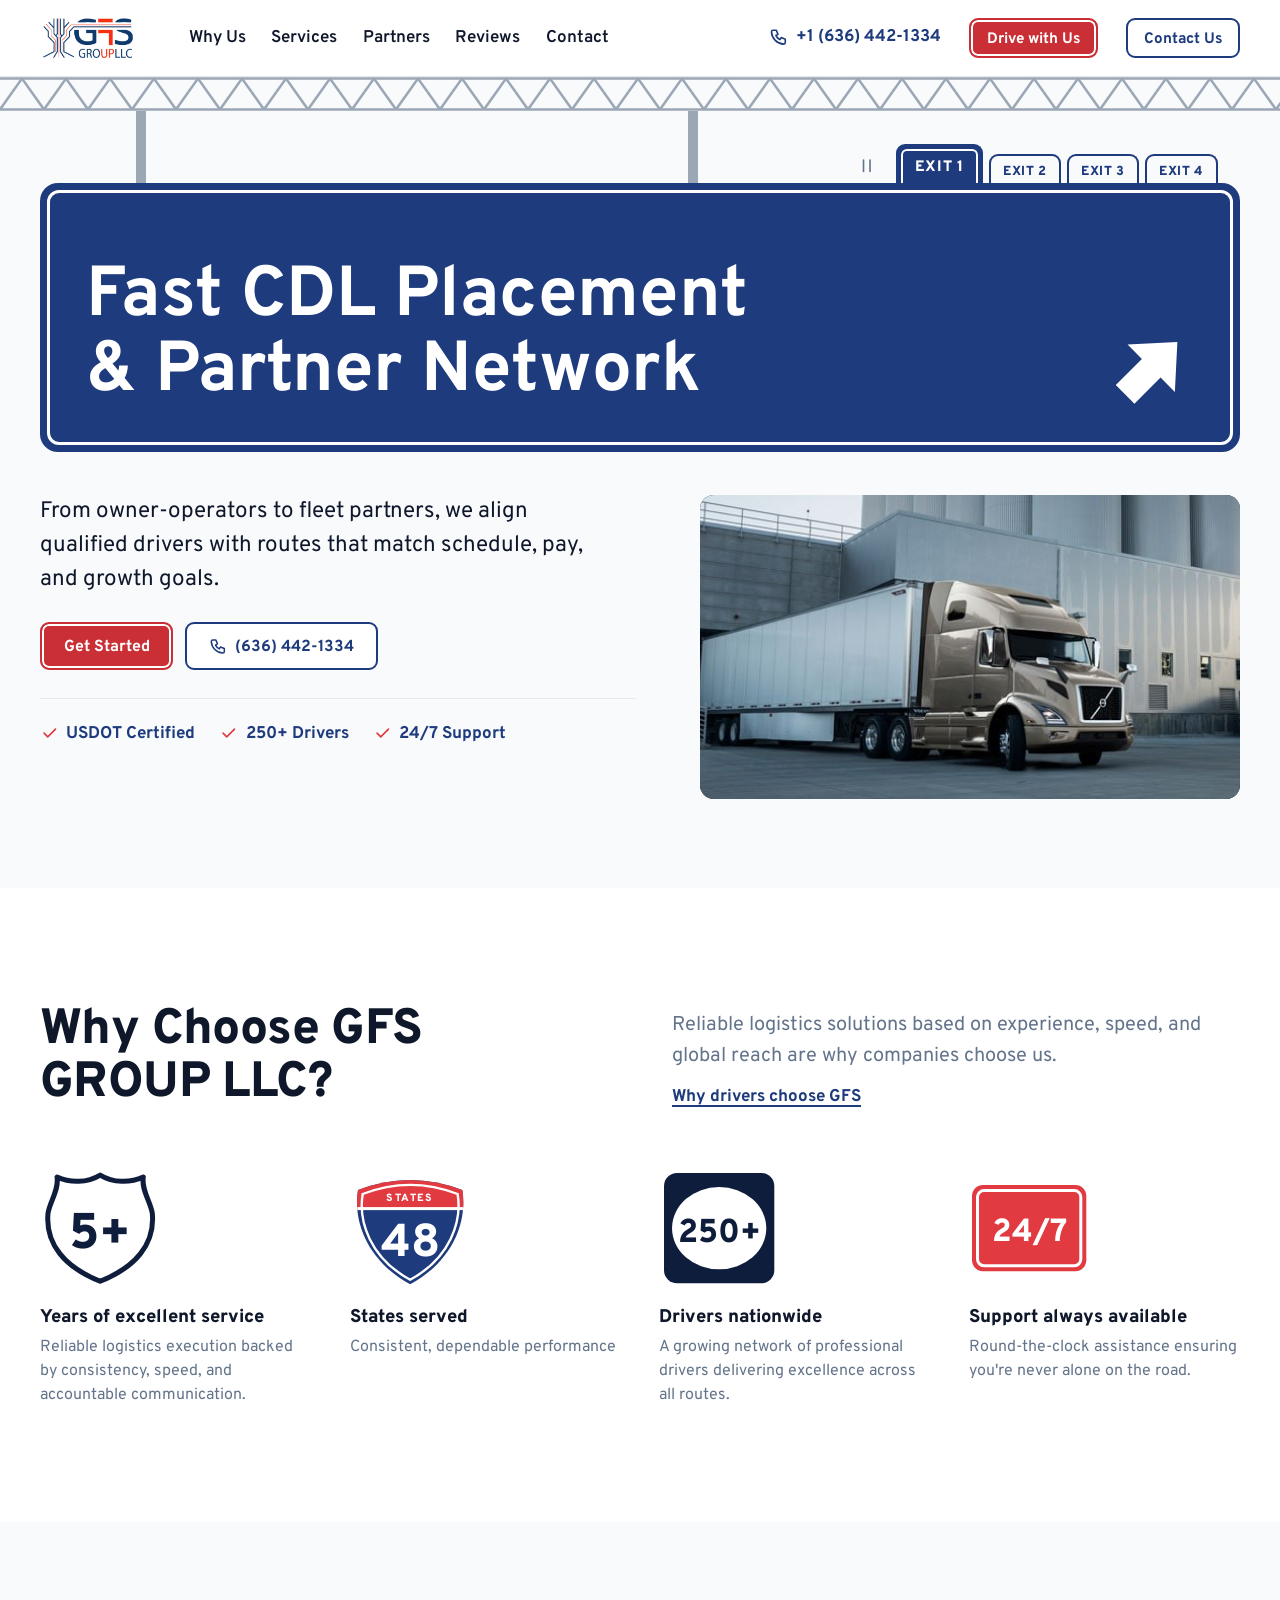
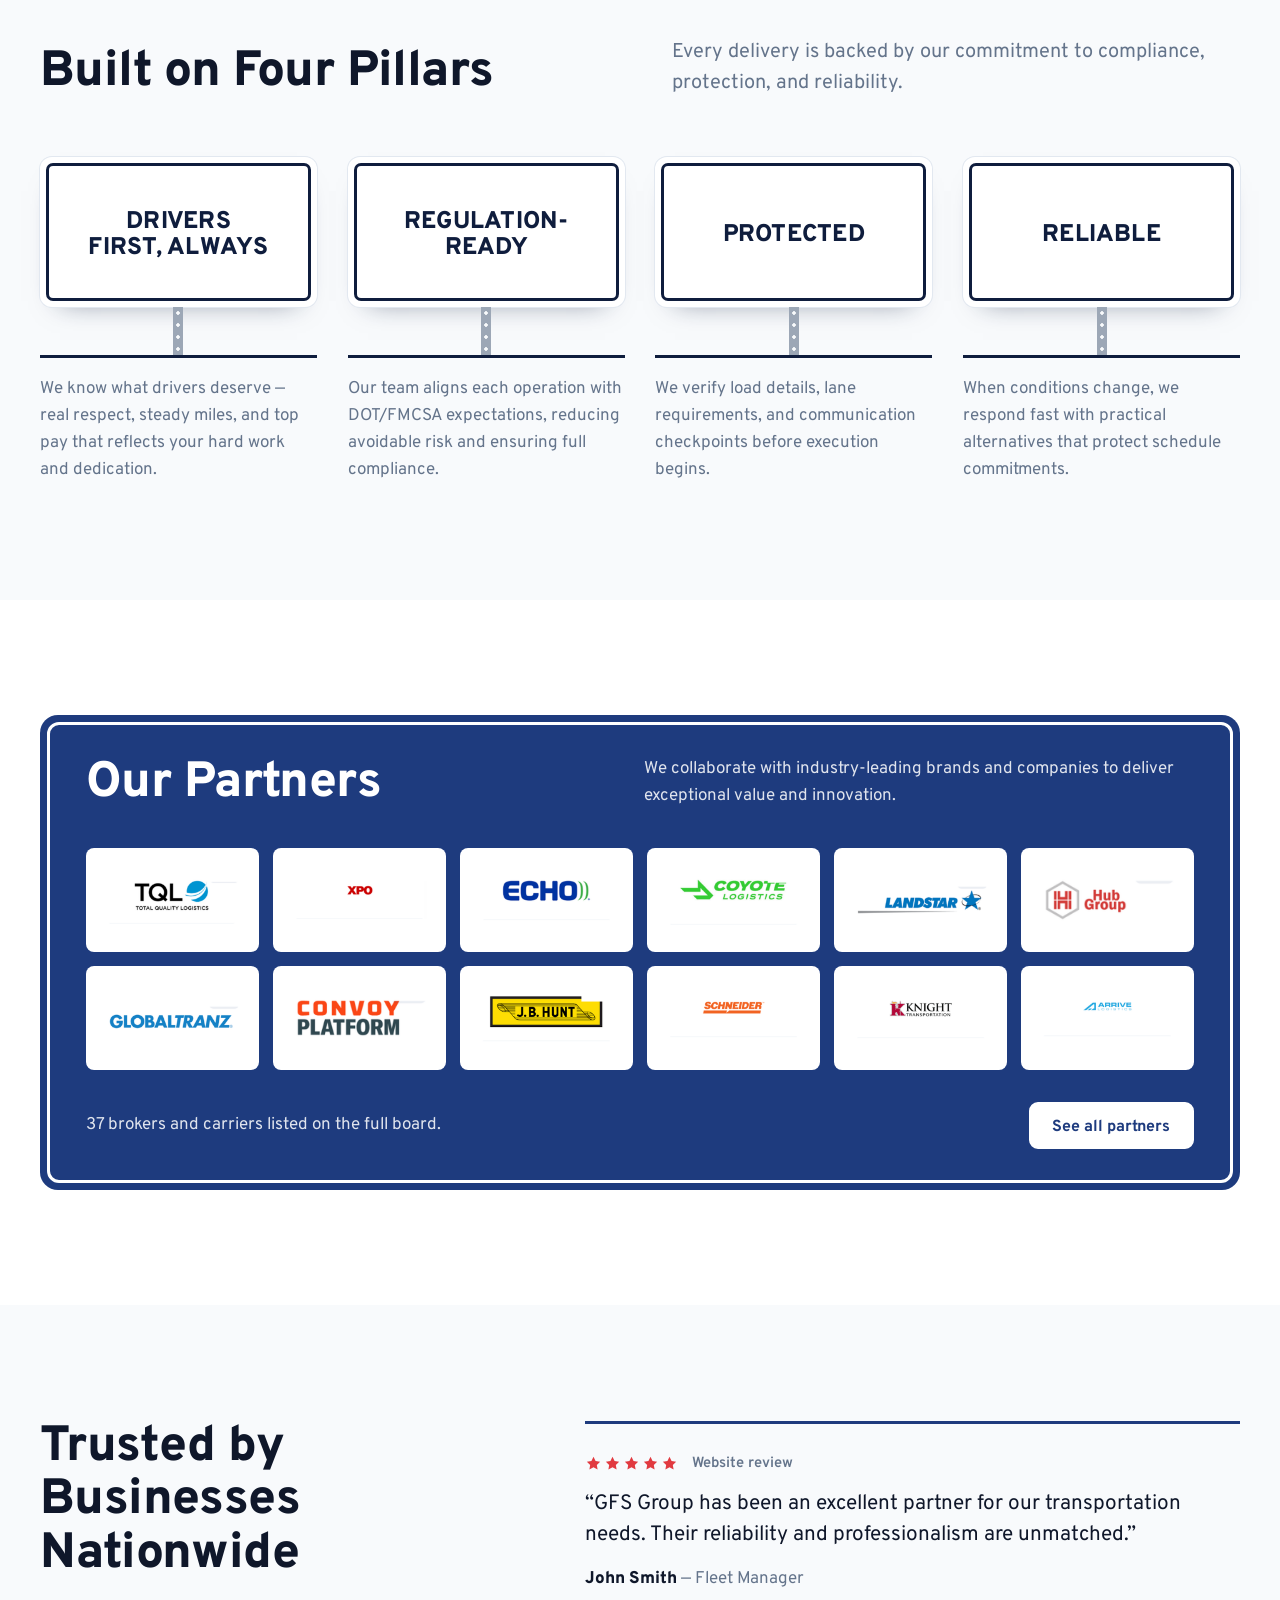
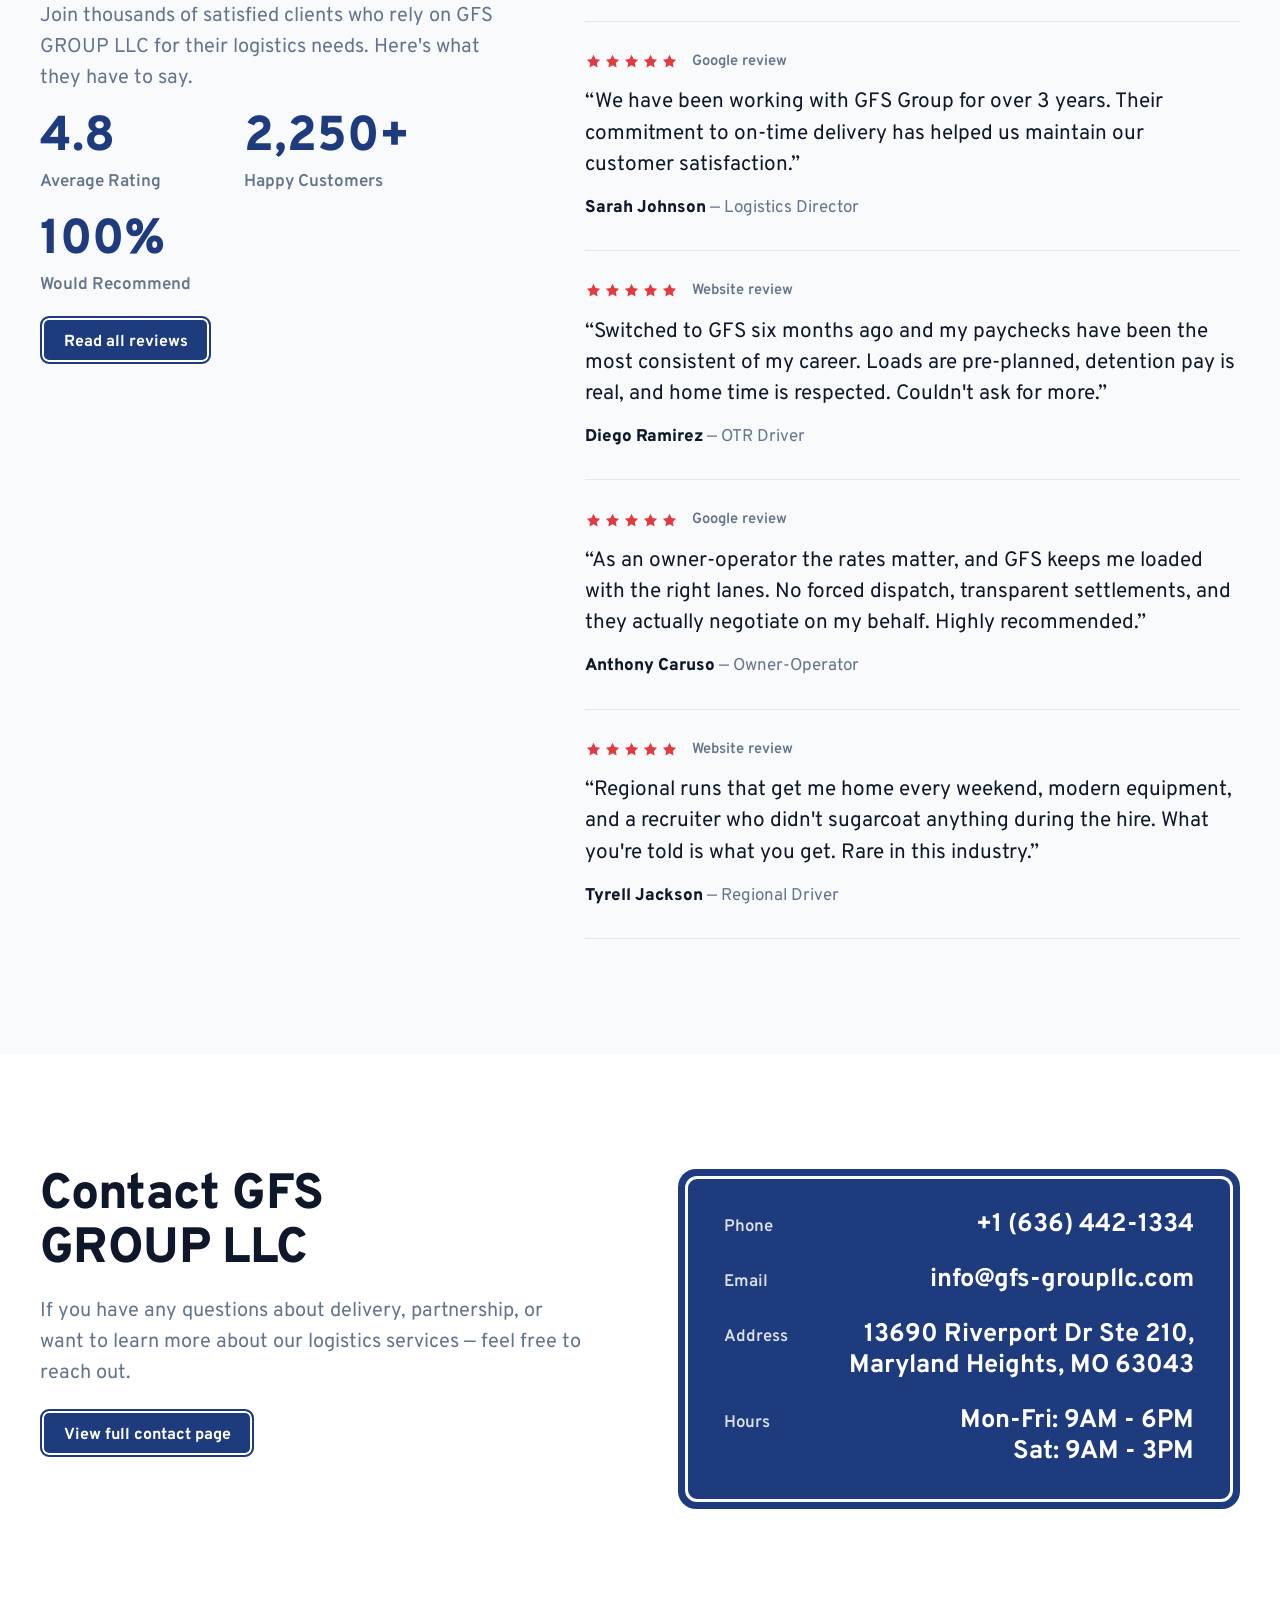
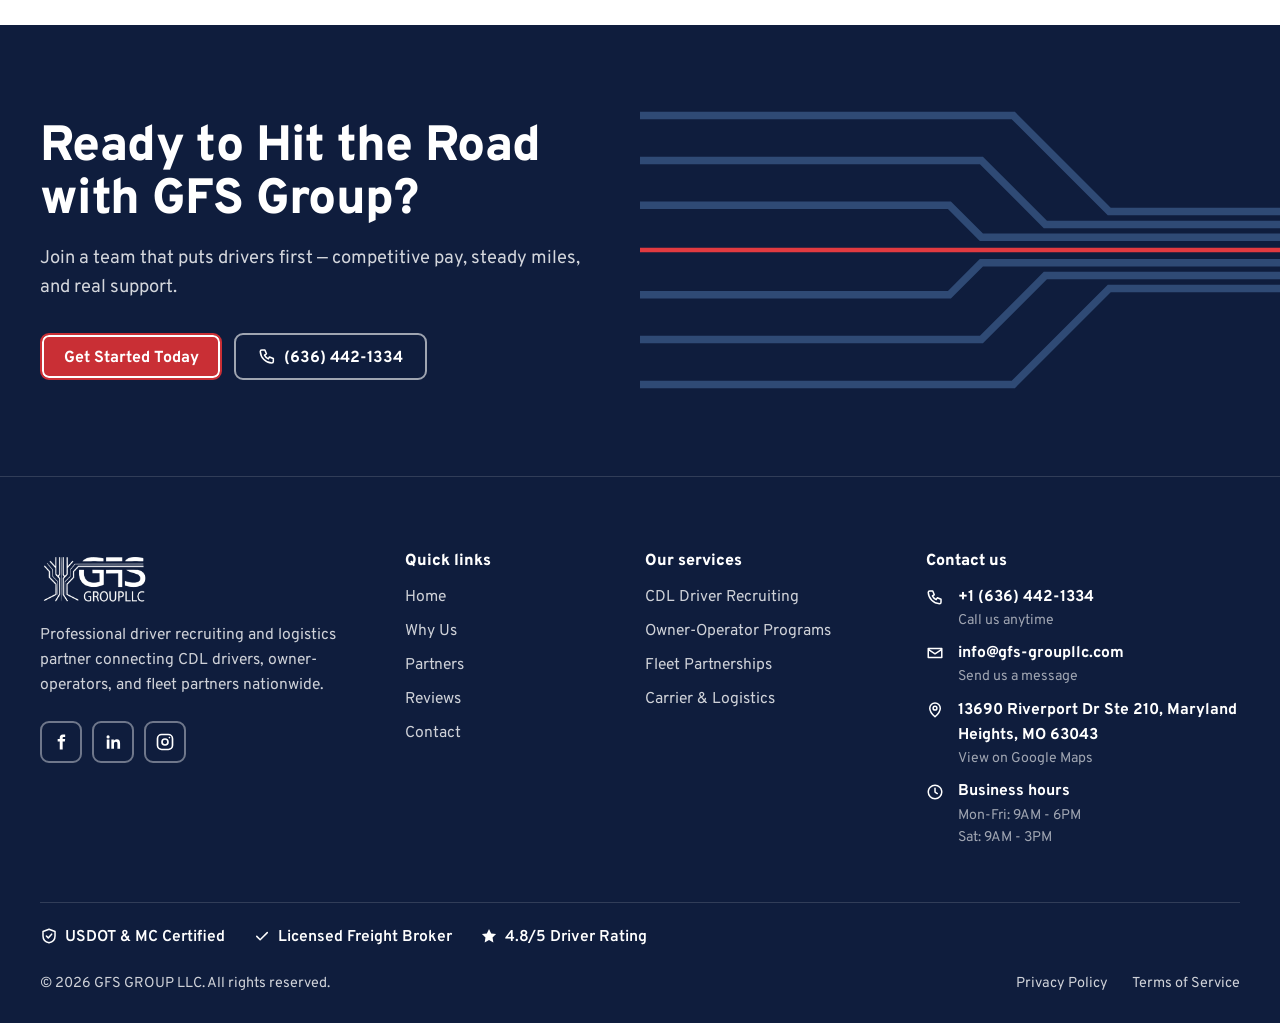
<file: index.html>
<!doctype html>
<html lang="en">
<head>
<meta charset="utf-8">
<meta name="viewport" content="width=device-width, initial-scale=1">
<title>GFS GROUP LLC – Where Drivers Come First</title>
<meta name="description" content="Driver recruiting and partner network platform for CDL drivers, owner-operators, and fleet partners. Reliable loads, fair rates, and 24/7 support.">
<meta name="keywords" content="CDL driver jobs, truck driver recruiting, owner operator, fleet partners, trucking company, driver careers">
<meta property="og:title" content="GFS GROUP LLC – Where Drivers Come First">
<meta property="og:description" content="Driver recruiting and partner network platform for CDL drivers, owner-operators, and fleet partners. Reliable loads, fair rates, and 24/7 support.">
<meta property="og:type" content="website">
<meta name="theme-color" content="#1e3b7e">
<meta name="robots" content="noindex, nofollow">
<link rel="icon" href="assets/img/favicon.svg" type="image/svg+xml">
<link rel="preconnect" href="https://fonts.googleapis.com">
<link rel="preconnect" href="https://fonts.gstatic.com" crossorigin>
<link href="https://fonts.googleapis.com/css2?family=Overpass:wght@400;600;700;800&amp;display=swap" rel="stylesheet">
<link rel="stylesheet" href="assets/css/site.css">
</head>
<body>

<a class="skip" href="#main">Skip to content</a>
<svg xmlns="http://www.w3.org/2000/svg" width="0" height="0" style="position:absolute" aria-hidden="true"><symbol id="i-phone" viewBox="0 0 24 24"><g fill="none" stroke="currentColor" stroke-width="2" stroke-linecap="round" stroke-linejoin="round"><path d="M5 4h4l2 5-2.5 1.5a11 11 0 0 0 5 5L15 13l5 2v4a2 2 0 0 1-2 2A16 16 0 0 1 3 6a2 2 0 0 1 2-2z"/></g></symbol><symbol id="i-mail" viewBox="0 0 24 24"><g fill="none" stroke="currentColor" stroke-width="2" stroke-linecap="round" stroke-linejoin="round"><path d="M3 6h18v12H3zM3 7l9 6 9-6"/></g></symbol><symbol id="i-pin" viewBox="0 0 24 24"><g fill="none" stroke="currentColor" stroke-width="2" stroke-linecap="round" stroke-linejoin="round"><path d="M12 21s7-6.2 7-11.5a7 7 0 0 0-14 0C5 14.8 12 21 12 21z"/><circle cx="12" cy="9.5" r="2.5"/></g></symbol><symbol id="i-clock" viewBox="0 0 24 24"><g fill="none" stroke="currentColor" stroke-width="2" stroke-linecap="round" stroke-linejoin="round"><circle cx="12" cy="12" r="9"/><path d="M12 7v5l3 2"/></g></symbol><symbol id="i-check" viewBox="0 0 24 24"><g fill="none" stroke="currentColor" stroke-width="2" stroke-linecap="round" stroke-linejoin="round"><path d="M5 12.5l4.5 4.5L19 7.5"/></g></symbol><symbol id="i-menu" viewBox="0 0 24 24"><g fill="none" stroke="currentColor" stroke-width="2" stroke-linecap="round" stroke-linejoin="round"><path d="M4 7h16M4 12h16M4 17h16"/></g></symbol><symbol id="i-close" viewBox="0 0 24 24"><g fill="none" stroke="currentColor" stroke-width="2" stroke-linecap="round" stroke-linejoin="round"><path d="M6 6l12 12M18 6L6 18"/></g></symbol><symbol id="i-pause" viewBox="0 0 24 24"><g fill="none" stroke="currentColor" stroke-width="2" stroke-linecap="round" stroke-linejoin="round"><path d="M8 5v14M16 5v14"/></g></symbol><symbol id="i-instagram" viewBox="0 0 24 24"><g fill="none" stroke="currentColor" stroke-width="2" stroke-linecap="round" stroke-linejoin="round"><rect x="3" y="3" width="18" height="18" rx="5"/><circle cx="12" cy="12" r="3.6"/><path d="M17.3 6.7h.01"/></g></symbol><symbol id="i-deposit" viewBox="0 0 24 24"><g fill="none" stroke="currentColor" stroke-width="2" stroke-linecap="round" stroke-linejoin="round"><rect x="3" y="6" width="18" height="12" rx="1.5"/><circle cx="12" cy="12" r="2.6"/><path d="M6.5 9.5v.01M17.5 14.5v.01"/></g></symbol><symbol id="i-lanes" viewBox="0 0 24 24"><g fill="none" stroke="currentColor" stroke-width="2" stroke-linecap="round" stroke-linejoin="round"><path d="M9 3L5 21M15 3l4 18M12 4.5v2.5M12 10.5V13M12 16.5V19"/></g></symbol><symbol id="i-home" viewBox="0 0 24 24"><g fill="none" stroke="currentColor" stroke-width="2" stroke-linecap="round" stroke-linejoin="round"><path d="M4 11l8-7 8 7M6 9.5V20h12V9.5M10 20v-6h4v6"/></g></symbol><symbol id="i-medal" viewBox="0 0 24 24"><g fill="none" stroke="currentColor" stroke-width="2" stroke-linecap="round" stroke-linejoin="round"><circle cx="12" cy="9" r="5"/><path d="M9 13.4L7.5 21l4.5-2.5 4.5 2.5-1.5-7.6"/></g></symbol><symbol id="i-growth" viewBox="0 0 24 24"><g fill="none" stroke="currentColor" stroke-width="2" stroke-linecap="round" stroke-linejoin="round"><path d="M4 20h16M5 16l5-5 3 3 6-7M15 7h4v4"/></g></symbol><symbol id="i-truck" viewBox="0 0 24 24"><g fill="none" stroke="currentColor" stroke-width="2" stroke-linecap="round" stroke-linejoin="round"><path d="M3 6h11v10H3zM14 9h4l3 3v4h-7z"/><circle cx="7" cy="17.5" r="2"/><circle cx="17" cy="17.5" r="2"/></g></symbol><symbol id="i-shield" viewBox="0 0 24 24"><g fill="none" stroke="currentColor" stroke-width="2" stroke-linecap="round" stroke-linejoin="round"><path d="M12 3l8 3v6c0 4.5-3.2 8-8 9-4.8-1-8-4.5-8-9V6zM8.5 12l2.5 2.5 4.5-5"/></g></symbol><symbol id="i-headset" viewBox="0 0 24 24"><g fill="none" stroke="currentColor" stroke-width="2" stroke-linecap="round" stroke-linejoin="round"><path d="M5 14v-2a7 7 0 0 1 14 0v2M5 13h2.5v5H6a1 1 0 0 1-1-1zM19 13h-2.5v5H18a1 1 0 0 0 1-1zM18.5 18.5c0 1.4-1.6 2.2-4 2.2"/></g></symbol><symbol id="i-chat" viewBox="0 0 24 24"><g fill="none" stroke="currentColor" stroke-width="2" stroke-linecap="round" stroke-linejoin="round"><path d="M4 5h16v11H10l-5 4v-4H4z"/></g></symbol><symbol id="i-star" viewBox="0 0 24 24"><g fill="currentColor"><path d="M12 2.6l2.9 5.9 6.5.9-4.7 4.6 1.1 6.5L12 17.4l-5.8 3.1 1.1-6.5L2.6 9.4l6.5-.9z"/></g></symbol><symbol id="i-play" viewBox="0 0 24 24"><g fill="currentColor"><path d="M7 5l12 7-12 7z"/></g></symbol><symbol id="i-facebook" viewBox="0 0 24 24"><g fill="currentColor"><path d="M14 8.5V7c0-.8.5-1 1-1h2V3h-2.7C11.6 3 10.5 4.8 10.5 6.8v1.7H8v3h2.5V21H14v-9.5h2.6l.4-3z"/></g></symbol><symbol id="i-linkedin" viewBox="0 0 24 24"><g fill="currentColor"><path d="M4.5 9h3.2v11H4.5zM6.1 4a1.9 1.9 0 1 1 0 3.8 1.9 1.9 0 0 1 0-3.8zM10 9h3v1.6c.5-1 1.7-1.9 3.5-1.9 3 0 4 1.9 4 4.9V20h-3.2v-5.6c0-1.5-.4-2.6-1.9-2.6s-2.2 1.1-2.2 2.6V20H10z"/></g></symbol><symbol id="i-arrow" viewBox="0 0 48 48"><path transform="rotate(45 24 24)" d="M24 3 43 24H31.5v21h-15V24H5z"/></symbol></svg>
<header class="site-header">
  <div class="wrap site-header__in">
    <a class="brand" href="index.html" aria-label="GFS GROUP LLC — home"><img src="assets/img/logo.png" alt="GFS GROUP LLC" width="120" height="46"></a>
    <nav class="nav" aria-label="Main"><a href="why-us.html">Why Us</a><a href="services.html">Services</a><a href="partners.html">Partners</a><a href="reviews.html">Reviews</a><a href="contact-us.html">Contact</a></nav>
    <a class="header__phone" href="tel:+16364421334"><svg class="icon" aria-hidden="true"><use href="#i-phone"/></svg>+1 (636) 442-1334</a>
    <a class="btn btn--primary btn--sm" href="https://intelliapp.driverapponline.com/c/2415900?r=Noza" target="_blank" rel="noopener">Drive with Us</a>
    <a class="btn btn--line btn--sm" href="contact-us.html#inline-bQz7IIiAOwL2rSPfubC0">Contact Us</a>
    <button class="menu-btn" type="button" aria-expanded="false" aria-controls="menu"><svg class="icon i-open" aria-hidden="true"><use href="#i-menu"/></svg><svg class="icon i-close" aria-hidden="true"><use href="#i-close"/></svg><span class="menu-btn__label">Menu</span></button>
  </div>
  <div class="menu" id="menu" hidden>
    <nav class="sign" aria-label="Mobile"><ul class="menu__list"><li><a href="index.html">Home<svg class="" viewBox="0 0 48 48" aria-hidden="true"><use href="#i-arrow"/></svg></a></li><li><a href="why-us.html">Why Us<svg class="" viewBox="0 0 48 48" aria-hidden="true"><use href="#i-arrow"/></svg></a></li><li><a href="services.html">Services<svg class="" viewBox="0 0 48 48" aria-hidden="true"><use href="#i-arrow"/></svg></a></li><li><a href="partners.html">Partners<svg class="" viewBox="0 0 48 48" aria-hidden="true"><use href="#i-arrow"/></svg></a></li><li><a href="reviews.html">Reviews<svg class="" viewBox="0 0 48 48" aria-hidden="true"><use href="#i-arrow"/></svg></a></li><li><a href="contact-us.html">Contact<svg class="" viewBox="0 0 48 48" aria-hidden="true"><use href="#i-arrow"/></svg></a></li></ul></nav>
    <div class="menu__extra">
      <a class="btn btn--line" href="tel:+16364421334"><svg class="icon" aria-hidden="true"><use href="#i-phone"/></svg>+1 (636) 442-1334</a>
      <a class="btn btn--blue" href="contact-us.html#inline-bQz7IIiAOwL2rSPfubC0">Contact Us</a>
    </div>
  </div>
</header>
<main id="main">

<section class="hero" data-hero>
  <div class="gantry" aria-hidden="true"></div>
  <div class="wrap">
    <div class="rig rig--tabs">
      <div class="exits">
        <button class="exits__pause" type="button" aria-pressed="false" aria-label="Pause rotation"><svg class="icon i-pause" aria-hidden="true"><use href="#i-pause"/></svg><svg class="icon i-play" aria-hidden="true"><use href="#i-play"/></svg></button>
        <div class="exits__tabs" role="tablist" aria-label="Featured messages"><button class="exit" type="button" role="tab" id="exit-0" aria-controls="slide-0" aria-selected="true" tabindex="0" aria-label="Exit 1: Fast CDL Placement &amp; Partner Network">EXIT 1</button><button class="exit" type="button" role="tab" id="exit-1" aria-controls="slide-1" aria-selected="false" tabindex="-1" aria-label="Exit 2: Reliable Driver Recruiting &amp; Onboarding Flow">EXIT 2</button><button class="exit" type="button" role="tab" id="exit-2" aria-controls="slide-2" aria-selected="false" tabindex="-1" aria-label="Exit 3: Trusted Fleet Partners Across 48 States">EXIT 3</button><button class="exit" type="button" role="tab" id="exit-3" aria-controls="slide-3" aria-selected="false" tabindex="-1" aria-label="Exit 4: Your Success Is Our Mission">EXIT 4</button></div>
      </div>
      <div class="sign sign--overhead sign--lit is-swept">
        <div class="legends"><h1 class="legend is-active" data-slide="0"><span>Fast CDL Placement</span> <span>&amp; Partner Network</span></h1><p class="legend" data-slide="1"><span>Reliable Driver Recruiting</span> <span>&amp; Onboarding Flow</span></p><p class="legend" data-slide="2"><span>Trusted Fleet Partners</span> <span>Across 48 States</span></p><p class="legend" data-slide="3"><span>Your Success</span> <span>Is Our Mission</span></p></div>
        <svg class="sign__arrow" viewBox="0 0 48 48" aria-hidden="true"><use href="#i-arrow"/></svg>
      </div>
    </div>
    <div class="hero__below">
      <div>
        <div class="copies"><div class="copy is-active" id="slide-0" role="tabpanel" aria-labelledby="exit-0" data-slide="0"><p class="hero__desc">From owner-operators to fleet partners, we align qualified drivers with routes that match schedule, pay, and growth goals.</p><div class="btn-row"><a class="btn btn--primary" href="https://intelliapp.driverapponline.com/c/2415900?r=Noza" target="_blank" rel="noopener">Get Started</a><a class="btn btn--line" href="tel:+16364421334"><svg class="icon" aria-hidden="true"><use href="#i-phone"/></svg>(636) 442-1334</a></div></div><div class="copy" id="slide-1" role="tabpanel" aria-labelledby="exit-1" data-slide="1"><p class="hero__desc">Built for speed and trust: streamlined qualification, transparent communication, and long-term retention strategy.</p><div class="btn-row"><a class="btn btn--primary" href="https://intelliapp.driverapponline.com/c/2415900?r=Noza" target="_blank" rel="noopener">Join Our Team</a><a class="btn btn--line" href="tel:+16364421334"><svg class="icon" aria-hidden="true"><use href="#i-phone"/></svg>(636) 442-1334</a></div></div><div class="copy" id="slide-2" role="tabpanel" aria-labelledby="exit-2" data-slide="2"><p class="hero__desc">Modern fleet, experienced drivers, and cutting-edge logistics technology ensuring your freight arrives safely and on time.</p><div class="btn-row"><a class="btn btn--primary" href="https://intelliapp.driverapponline.com/c/2415900?r=Noza" target="_blank" rel="noopener">Learn More</a><a class="btn btn--line" href="tel:+16364421334"><svg class="icon" aria-hidden="true"><use href="#i-phone"/></svg>(636) 442-1334</a></div></div><div class="copy" id="slide-3" role="tabpanel" aria-labelledby="exit-3" data-slide="3"><p class="hero__desc">Competitive pay, steady miles, and real support — we put drivers first because your success drives everything we do.</p><div class="btn-row"><a class="btn btn--primary" href="https://intelliapp.driverapponline.com/c/2415900?r=Noza" target="_blank" rel="noopener">Start Today</a><a class="btn btn--line" href="tel:+16364421334"><svg class="icon" aria-hidden="true"><use href="#i-phone"/></svg>(636) 442-1334</a></div></div></div>
        <ul class="badges">
          <li><svg class="icon" aria-hidden="true"><use href="#i-check"/></svg>USDOT Certified</li>
          <li><svg class="icon" aria-hidden="true"><use href="#i-check"/></svg>250+ Drivers</li>
          <li><svg class="icon" aria-hidden="true"><use href="#i-check"/></svg>24/7 Support</li>
        </ul>
      </div>
      <div class="hero__photo"><img src="assets/img/hero/b8bbd82428300c4d.jpg" alt="" data-slide="0" class="is-active"><img src="assets/img/hero/773d4f8a44ee2b71.jpg" alt="" data-slide="1" loading="lazy"><img src="assets/img/hero/46d57d7868b6f319.jpg" alt="" data-slide="2" loading="lazy"><img src="assets/img/hero/3884ce5793cb2d74.jpg" alt="" data-slide="3" loading="lazy"></div>
    </div>
  </div>
</section>

<section class="section" id="why-us">
  <div class="wrap">
    <div class="head head--split">
      <h2>Why Choose GFS GROUP LLC?</h2>
      <div class="head__side">
        <p class="lead">Reliable logistics solutions based on experience, speed, and global reach are why companies choose us.</p>
        <a class="text-link" href="why-us.html">Why drivers choose GFS</a>
      </div>
    </div>
    <ul class="markers"><li class="marker"><svg class="mk" viewBox="0 0 120 120" role="img" aria-label="5+"><path d="M60 7C47 15 30 15 17 9c2 13-7 24-9 36-3 31 17 54 52 68 35-14 55-37 52-68-2-12-11-23-9-36-13 6-30 6-43-2Z" fill="#fff" stroke="#0f1d3d" stroke-width="5" stroke-linejoin="round"/><text x="60" y="80" text-anchor="middle" font-size="50" fill="#0f1d3d">5+</text></svg><p class="marker__label">Years of excellent service</p><p class="marker__desc">Reliable logistics execution backed by consistency, speed, and accountable communication.</p></li><li class="marker"><svg class="mk" viewBox="0 0 120 120" role="img" aria-label="48"><defs><clipPath id="mk1"><path d="M8 22Q60 2 112 22C117 52 104 92 60 116 16 92 3 52 8 22Z"/></clipPath></defs><g clip-path="url(#mk1)"><rect width="120" height="120" fill="#1e3b7e"/><rect width="120" height="41" fill="#e13a40"/><rect y="39" width="120" height="3" fill="#fff"/></g><path d="M8 22Q60 2 112 22C117 52 104 92 60 116 16 92 3 52 8 22Z" fill="none" stroke="#fff" stroke-width="2.6" transform="translate(5.4 5.9) scale(.91)"/><text x="60" y="33" text-anchor="middle" font-size="10.5" letter-spacing="1.4" fill="#fff">STATES</text><text x="60" y="88" text-anchor="middle" font-size="46" fill="#fff">48</text></svg><p class="marker__label">States served</p><p class="marker__desc">Consistent, dependable performance</p></li><li class="marker"><svg class="mk" viewBox="0 0 120 120" role="img" aria-label="250+"><rect x="5" y="5" width="110" height="110" rx="13" fill="#0f1d3d"/><ellipse cx="60" cy="60" rx="47" ry="41" fill="#fff"/><text x="60" y="74" text-anchor="middle" font-size="33" fill="#0f1d3d">250+</text></svg><p class="marker__label">Drivers nationwide</p><p class="marker__desc">A growing network of professional drivers delivering excellence across all routes.</p></li><li class="marker"><svg class="mk" viewBox="0 0 120 120" role="img" aria-label="24/7"><rect x="3" y="17" width="114" height="86" rx="11" fill="#e13a40"/><rect x="8.5" y="22.5" width="103" height="75" rx="6.5" fill="none" stroke="#fff" stroke-width="3"/><text x="60" y="73" text-anchor="middle" font-size="32" fill="#fff">24/7</text></svg><p class="marker__label">Support always available</p><p class="marker__desc">Round-the-clock assistance ensuring you&#x27;re never alone on the road.</p></li></ul>
  </div>
</section>

<section class="section section--surface" id="pillars">
  <div class="wrap">
    <div class="head head--split">
      <h2>Built on Four Pillars</h2>
      <p class="lead">Every delivery is backed by our commitment to compliance, protection, and reliability.</p>
    </div>
    <ul class="pillars"><li class="pillar"><div class="reg"><div class="reg__face"><h3>Drivers First, Always</h3></div></div><span class="post" aria-hidden="true"></span><p class="pillar__text">We know what drivers deserve — real respect, steady miles, and top pay that reflects your hard work and dedication.</p></li><li class="pillar"><div class="reg"><div class="reg__face"><h3>Regulation-Ready</h3></div></div><span class="post" aria-hidden="true"></span><p class="pillar__text">Our team aligns each operation with DOT/FMCSA expectations, reducing avoidable risk and ensuring full compliance.</p></li><li class="pillar"><div class="reg"><div class="reg__face"><h3>Protected</h3></div></div><span class="post" aria-hidden="true"></span><p class="pillar__text">We verify load details, lane requirements, and communication checkpoints before execution begins.</p></li><li class="pillar"><div class="reg"><div class="reg__face"><h3>Reliable</h3></div></div><span class="post" aria-hidden="true"></span><p class="pillar__text">When conditions change, we respond fast with practical alternatives that protect schedule commitments.</p></li></ul>
  </div>
</section>

<section class="section" id="partners">
  <div class="wrap">
    <div class="sign board">
      <div class="board__head">
        <h2>Our Partners</h2>
        <p>We collaborate with industry-leading brands and companies to deliver exceptional value and innovation.</p>
      </div>
      <ul class="plaques"><li class="plaque"><img src="assets/img/partners/b450a34e33c7abeb.png" alt="TQL (Total Quality Logistics)" loading="lazy"></li><li class="plaque"><img src="assets/img/partners/d110440816f0b1a2.png" alt="XPO Logistics" loading="lazy"></li><li class="plaque"><img src="assets/img/partners/338a59e5804c0344.png" alt="Echo Global Logistics" loading="lazy"></li><li class="plaque"><img src="assets/img/partners/c1bd64a65a4afbd0.png" alt="Coyote Logistics" loading="lazy"></li><li class="plaque"><img src="assets/img/partners/e2e5a9c955f061ef.png" alt="Landstar System" loading="lazy"></li><li class="plaque"><img src="assets/img/partners/8b2521d449c0492b.png" alt="Hub Group" loading="lazy"></li><li class="plaque"><img src="assets/img/partners/4a6fad947a7e096f.png" alt="GlobalTranz" loading="lazy"></li><li class="plaque"><img src="assets/img/partners/aa65a3919f5d6d04.png" alt="Convoy" loading="lazy"></li><li class="plaque"><img src="assets/img/partners/cf09f57e43dbfc8c.png" alt="J.B. Hunt" loading="lazy"></li><li class="plaque"><img src="assets/img/partners/09e0ac92832f52cc.png" alt="Schneider National" loading="lazy"></li><li class="plaque"><img src="assets/img/partners/44e67f8789869173.png" alt="Knight-Swift Transportation" loading="lazy"></li><li class="plaque"><img src="assets/img/partners/e236edd0a2187157.png" alt="Arrive Logistics" loading="lazy"></li></ul>
      <div class="board__foot">
        <p>37 brokers and carriers listed on the full board.</p>
        <a class="btn btn--white" href="partners.html">See all partners</a>
      </div>
    </div>
  </div>
</section>

<section class="section section--surface" id="reviews">
  <div class="wrap split">
    <div class="split__aside">
      <h2>Trusted by Businesses Nationwide</h2>
      <p class="lead">Join thousands of satisfied clients who rely on GFS GROUP LLC for their logistics needs. Here's what they have to say.</p>
      <ul class="figures figures--2"><li><p class="figure__n">4.8</p><p class="figure__l">Average Rating</p></li><li><p class="figure__n">2,250+</p><p class="figure__l">Happy Customers</p></li><li><p class="figure__n">100%</p><p class="figure__l">Would Recommend</p></li></ul>
      <a class="btn btn--blue" href="reviews.html">Read all reviews</a>
    </div>
    <ul class="quotes"><li class="quote"><p class="quote__meta"><span class="stars" role="img" aria-label="5 out of 5 stars"><svg class="" viewBox="0 0 24 24" aria-hidden="true"><use href="#i-star"/></svg><svg class="" viewBox="0 0 24 24" aria-hidden="true"><use href="#i-star"/></svg><svg class="" viewBox="0 0 24 24" aria-hidden="true"><use href="#i-star"/></svg><svg class="" viewBox="0 0 24 24" aria-hidden="true"><use href="#i-star"/></svg><svg class="" viewBox="0 0 24 24" aria-hidden="true"><use href="#i-star"/></svg></span><span>Website review</span></p><blockquote>“GFS Group has been an excellent partner for our transportation needs. Their reliability and professionalism are unmatched.”</blockquote><p class="quote__who">John Smith <span>— Fleet Manager</span></p></li><li class="quote"><p class="quote__meta"><span class="stars" role="img" aria-label="5 out of 5 stars"><svg class="" viewBox="0 0 24 24" aria-hidden="true"><use href="#i-star"/></svg><svg class="" viewBox="0 0 24 24" aria-hidden="true"><use href="#i-star"/></svg><svg class="" viewBox="0 0 24 24" aria-hidden="true"><use href="#i-star"/></svg><svg class="" viewBox="0 0 24 24" aria-hidden="true"><use href="#i-star"/></svg><svg class="" viewBox="0 0 24 24" aria-hidden="true"><use href="#i-star"/></svg></span><span>Google review</span></p><blockquote>“We have been working with GFS Group for over 3 years. Their commitment to on-time delivery has helped us maintain our customer satisfaction.”</blockquote><p class="quote__who">Sarah Johnson <span>— Logistics Director</span></p></li><li class="quote"><p class="quote__meta"><span class="stars" role="img" aria-label="5 out of 5 stars"><svg class="" viewBox="0 0 24 24" aria-hidden="true"><use href="#i-star"/></svg><svg class="" viewBox="0 0 24 24" aria-hidden="true"><use href="#i-star"/></svg><svg class="" viewBox="0 0 24 24" aria-hidden="true"><use href="#i-star"/></svg><svg class="" viewBox="0 0 24 24" aria-hidden="true"><use href="#i-star"/></svg><svg class="" viewBox="0 0 24 24" aria-hidden="true"><use href="#i-star"/></svg></span><span>Website review</span></p><blockquote>“Switched to GFS six months ago and my paychecks have been the most consistent of my career. Loads are pre-planned, detention pay is real, and home time is respected. Couldn&#x27;t ask for more.”</blockquote><p class="quote__who">Diego Ramirez <span>— OTR Driver</span></p></li><li class="quote"><p class="quote__meta"><span class="stars" role="img" aria-label="5 out of 5 stars"><svg class="" viewBox="0 0 24 24" aria-hidden="true"><use href="#i-star"/></svg><svg class="" viewBox="0 0 24 24" aria-hidden="true"><use href="#i-star"/></svg><svg class="" viewBox="0 0 24 24" aria-hidden="true"><use href="#i-star"/></svg><svg class="" viewBox="0 0 24 24" aria-hidden="true"><use href="#i-star"/></svg><svg class="" viewBox="0 0 24 24" aria-hidden="true"><use href="#i-star"/></svg></span><span>Google review</span></p><blockquote>“As an owner-operator the rates matter, and GFS keeps me loaded with the right lanes. No forced dispatch, transparent settlements, and they actually negotiate on my behalf. Highly recommended.”</blockquote><p class="quote__who">Anthony Caruso <span>— Owner-Operator</span></p></li><li class="quote"><p class="quote__meta"><span class="stars" role="img" aria-label="5 out of 5 stars"><svg class="" viewBox="0 0 24 24" aria-hidden="true"><use href="#i-star"/></svg><svg class="" viewBox="0 0 24 24" aria-hidden="true"><use href="#i-star"/></svg><svg class="" viewBox="0 0 24 24" aria-hidden="true"><use href="#i-star"/></svg><svg class="" viewBox="0 0 24 24" aria-hidden="true"><use href="#i-star"/></svg><svg class="" viewBox="0 0 24 24" aria-hidden="true"><use href="#i-star"/></svg></span><span>Website review</span></p><blockquote>“Regional runs that get me home every weekend, modern equipment, and a recruiter who didn&#x27;t sugarcoat anything during the hire. What you&#x27;re told is what you get. Rare in this industry.”</blockquote><p class="quote__who">Tyrell Jackson <span>— Regional Driver</span></p></li></ul>
  </div>
</section>

<section class="section" id="contact">
  <div class="wrap split split--even">
    <div class="split__aside">
      <h2>Contact GFS GROUP LLC</h2>
      <p class="lead">If you have any questions about delivery, partnership, or want to learn more about our logistics services — feel free to reach out.</p>
      <a class="btn btn--blue" href="contact-us.html">View full contact page</a>
    </div>
    <div class="sign sign--mileage"><dl><div class="mile-row"><dt>Phone</dt><dd><a href="tel:+16364421334">+1 (636) 442-1334</a></dd></div><div class="mile-row"><dt>Email</dt><dd><a href="mailto:info@gfs-groupllc.com">info@gfs-groupllc.com</a></dd></div><div class="mile-row"><dt>Address</dt><dd><a href="https://maps.google.com/?q=13690+Riverport+Dr+STE+210,+Maryland+Heights,+MO+63043" target="_blank" rel="noopener">13690 Riverport Dr Ste 210, Maryland Heights, MO 63043</a></dd></div><div class="mile-row"><dt>Hours</dt><dd><span>Mon-Fri: 9AM - 6PM</span><span>Sat: 9AM - 3PM</span></dd></div></dl></div>
  </div>
</section>

</main>

<section class="cta">
  <svg class="lanes" viewBox="0 0 600 300" fill="none" aria-hidden="true"><g stroke="#4a6fa5" stroke-opacity=".55" stroke-width="7"><path d="M600 114H440L350 24H0"/><path d="M600 126H380l-60-60H0"/><path d="M600 138H320l-30-30H0"/><path d="M600 162H320l-30 30H0"/><path d="M600 174H380l-60 60H0"/><path d="M600 186H440l-90 90H0"/></g><path d="M600 150H0" stroke="#e13a40" stroke-width="4"/></svg>
  <div class="wrap cta__in"><div class="cta__copy">
    <h2>Ready to Hit the Road with GFS Group?</h2>
    <p>Join a team that puts drivers first — competitive pay, steady miles, and real support.</p>
    <div class="btn-row"><a class="btn btn--primary" href="contact-us.html">Get Started Today</a><a class="btn btn--ghost" href="tel:+16364421334"><svg class="icon" aria-hidden="true"><use href="#i-phone"/></svg>(636) 442-1334</a></div>
  </div></div>
</section>
<footer class="footer">
  <div class="wrap">
    <div class="footer__grid">
      <div class="footer__about">
        <img class="footer__logo" src="assets/img/logo.png" alt="GFS GROUP LLC" width="136" height="52" loading="lazy">
        <p>Professional driver recruiting and logistics partner connecting CDL drivers, owner-operators, and fleet partners nationwide.</p>
        <ul class="socials">
          <li><a href="https://www.facebook.com/profile.php?id=61563779612468" target="_blank" rel="noopener" aria-label="Facebook"><svg class="icon" aria-hidden="true"><use href="#i-facebook"/></svg></a></li>
          <li><a href="https://www.linkedin.com/company/g-f-s-group-llc" target="_blank" rel="noopener" aria-label="LinkedIn"><svg class="icon" aria-hidden="true"><use href="#i-linkedin"/></svg></a></li>
          <li><a href="https://www.instagram.com/gfsgroupllc" target="_blank" rel="noopener" aria-label="Instagram"><svg class="icon" aria-hidden="true"><use href="#i-instagram"/></svg></a></li>
        </ul>
      </div>
      <nav aria-label="Quick links"><h2>Quick links</h2><ul><li><a href="index.html">Home</a></li><li><a href="why-us.html">Why Us</a></li><li><a href="partners.html">Partners</a></li><li><a href="reviews.html">Reviews</a></li><li><a href="contact-us.html">Contact</a></li></ul></nav>
      <nav aria-label="Our services"><h2>Our services</h2><ul><li><a href="services.html">CDL Driver Recruiting</a></li><li><a href="services.html">Owner-Operator Programs</a></li><li><a href="services.html">Fleet Partnerships</a></li><li><a href="services.html">Carrier &amp; Logistics</a></li></ul></nav>
      <div><h2>Contact us</h2>
        <ul class="footer__contact">
          <li><svg class="icon" aria-hidden="true"><use href="#i-phone"/></svg><span><a href="tel:+16364421334"><b>+1 (636) 442-1334</b></a><small>Call us anytime</small></span></li>
          <li><svg class="icon" aria-hidden="true"><use href="#i-mail"/></svg><span><a href="mailto:info@gfs-groupllc.com"><b>info@gfs-groupllc.com</b></a><small>Send us a message</small></span></li>
          <li><svg class="icon" aria-hidden="true"><use href="#i-pin"/></svg><span><a href="https://maps.google.com/?q=13690+Riverport+Dr+STE+210,+Maryland+Heights,+MO+63043" target="_blank" rel="noopener"><b>13690 Riverport Dr Ste 210, Maryland Heights, MO 63043</b></a><small>View on Google Maps</small></span></li>
          <li><svg class="icon" aria-hidden="true"><use href="#i-clock"/></svg><span><b>Business hours</b><small>Mon-Fri: 9AM - 6PM<br>Sat: 9AM - 3PM</small></span></li>
        </ul>
      </div>
    </div>
    <ul class="creds">
      <li><svg class="icon" aria-hidden="true"><use href="#i-shield"/></svg>USDOT &amp; MC Certified</li>
      <li><svg class="icon" aria-hidden="true"><use href="#i-check"/></svg>Licensed Freight Broker</li>
      <li><svg class="icon" aria-hidden="true"><use href="#i-star"/></svg>4.8/5 Driver Rating</li>
    </ul>
    <div class="footer__bar">
      <p>© 2026 GFS GROUP LLC. All rights reserved.</p>
      <ul><li><a href="privacy-policy.html">Privacy Policy</a></li><li><a href="terms-of-service.html">Terms of Service</a></li></ul>
    </div>
  </div>
</footer>
<script src="assets/js/site.js" defer></script>
</body>
</html>
</file>
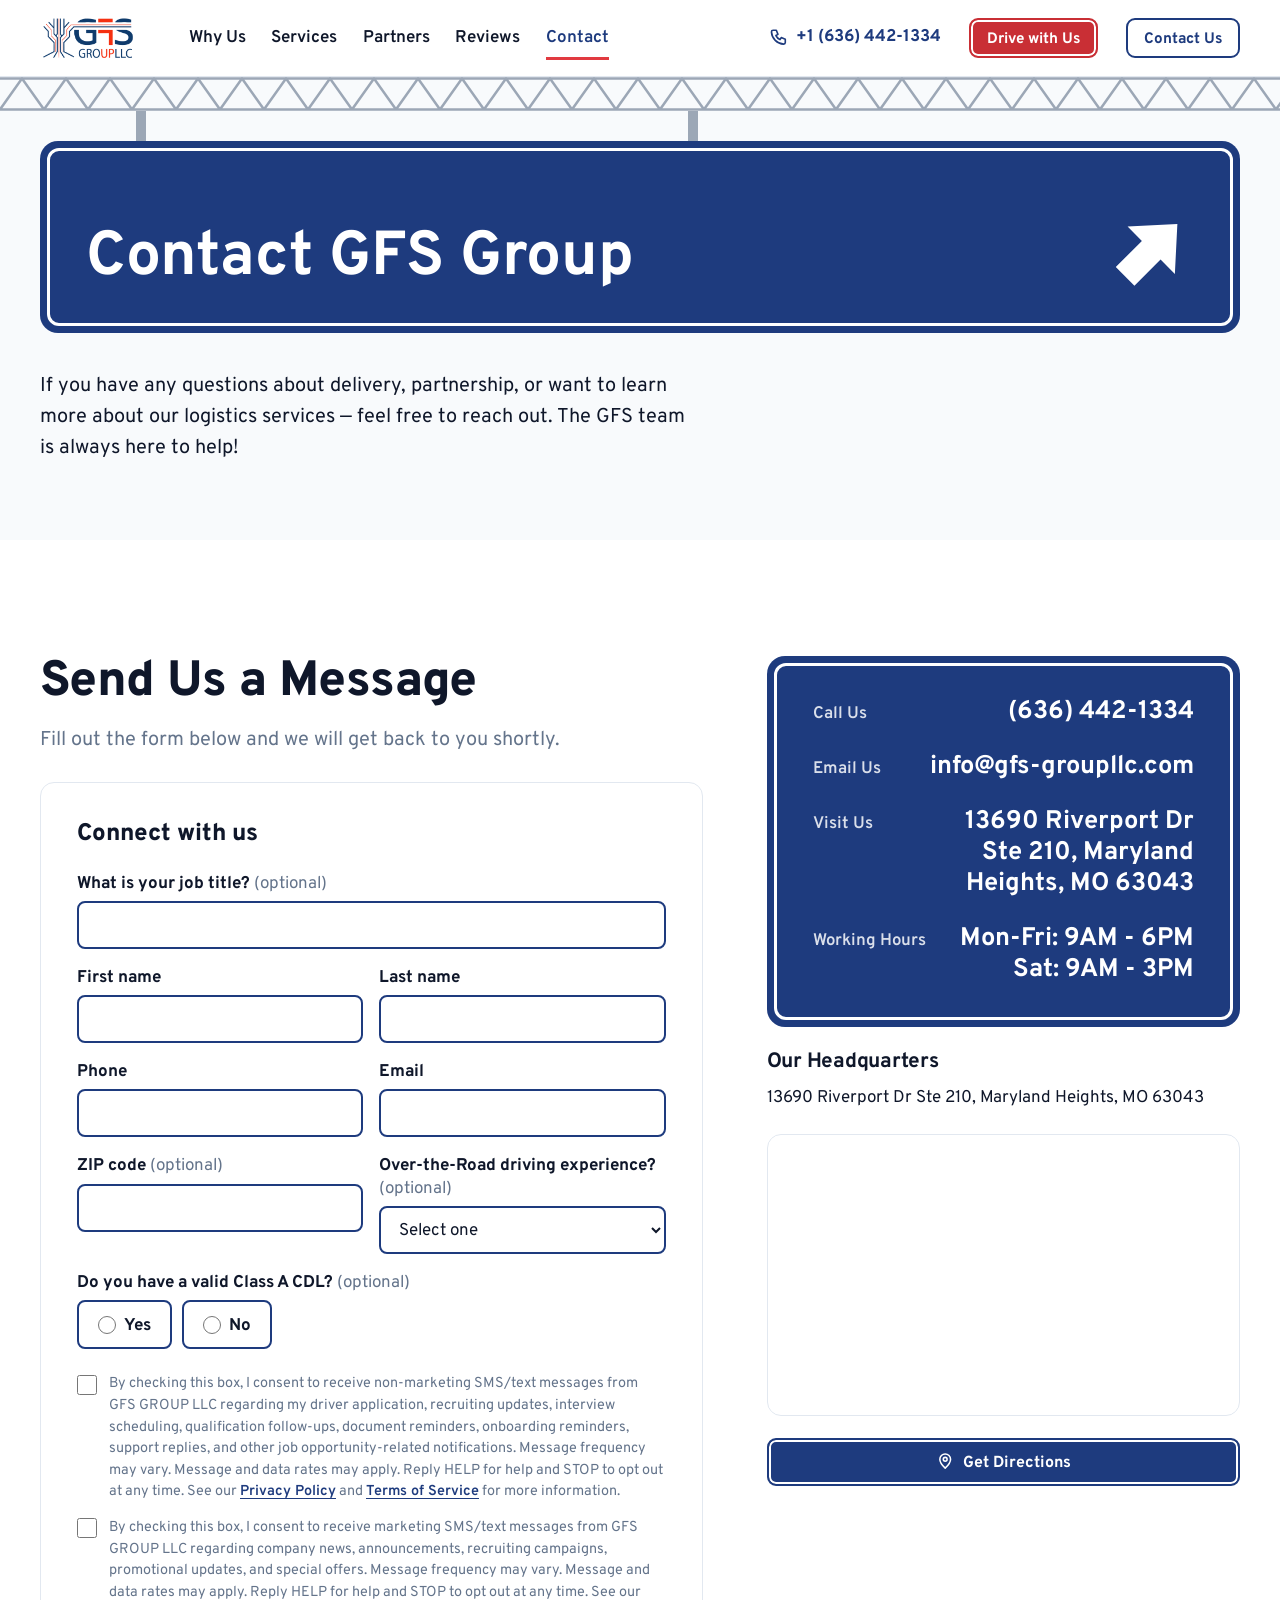
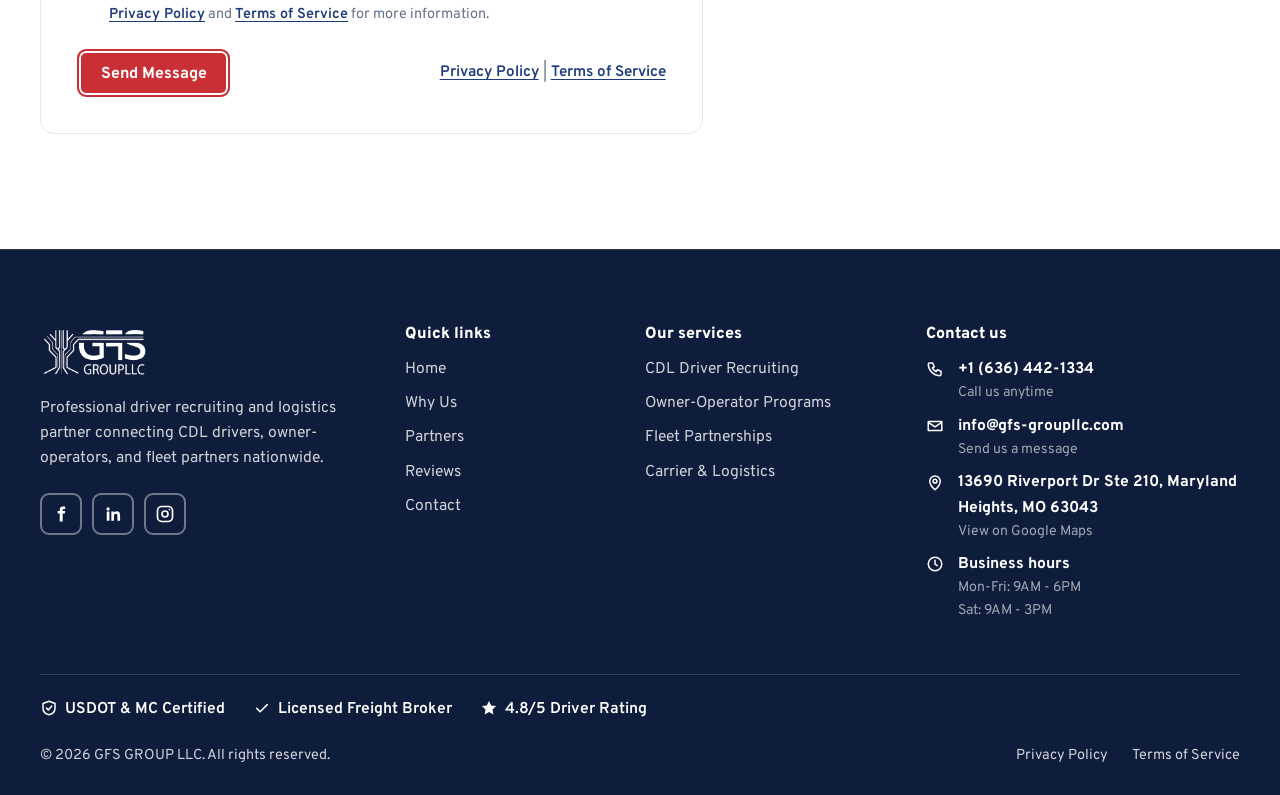
<file: contact-us.html>
<!doctype html>
<html lang="en">
<head>
<meta charset="utf-8">
<meta name="viewport" content="width=device-width, initial-scale=1">
<title>Contact — GFS GROUP LLC</title>
<meta name="description" content="Call, email or message GFS GROUP LLC in Maryland Heights, MO. Open Monday to Saturday.">
<meta name="keywords" content="CDL driver jobs, truck driver recruiting, owner operator, fleet partners, trucking company, driver careers">
<meta property="og:title" content="Contact — GFS GROUP LLC">
<meta property="og:description" content="Call, email or message GFS GROUP LLC in Maryland Heights, MO. Open Monday to Saturday.">
<meta property="og:type" content="website">
<meta name="theme-color" content="#1e3b7e">
<meta name="robots" content="noindex, nofollow">
<link rel="icon" href="assets/img/favicon.svg" type="image/svg+xml">
<link rel="preconnect" href="https://fonts.googleapis.com">
<link rel="preconnect" href="https://fonts.gstatic.com" crossorigin>
<link href="https://fonts.googleapis.com/css2?family=Overpass:wght@400;600;700;800&amp;display=swap" rel="stylesheet">
<link rel="stylesheet" href="assets/css/site.css">
</head>
<body>

<a class="skip" href="#main">Skip to content</a>
<svg xmlns="http://www.w3.org/2000/svg" width="0" height="0" style="position:absolute" aria-hidden="true"><symbol id="i-phone" viewBox="0 0 24 24"><g fill="none" stroke="currentColor" stroke-width="2" stroke-linecap="round" stroke-linejoin="round"><path d="M5 4h4l2 5-2.5 1.5a11 11 0 0 0 5 5L15 13l5 2v4a2 2 0 0 1-2 2A16 16 0 0 1 3 6a2 2 0 0 1 2-2z"/></g></symbol><symbol id="i-mail" viewBox="0 0 24 24"><g fill="none" stroke="currentColor" stroke-width="2" stroke-linecap="round" stroke-linejoin="round"><path d="M3 6h18v12H3zM3 7l9 6 9-6"/></g></symbol><symbol id="i-pin" viewBox="0 0 24 24"><g fill="none" stroke="currentColor" stroke-width="2" stroke-linecap="round" stroke-linejoin="round"><path d="M12 21s7-6.2 7-11.5a7 7 0 0 0-14 0C5 14.8 12 21 12 21z"/><circle cx="12" cy="9.5" r="2.5"/></g></symbol><symbol id="i-clock" viewBox="0 0 24 24"><g fill="none" stroke="currentColor" stroke-width="2" stroke-linecap="round" stroke-linejoin="round"><circle cx="12" cy="12" r="9"/><path d="M12 7v5l3 2"/></g></symbol><symbol id="i-check" viewBox="0 0 24 24"><g fill="none" stroke="currentColor" stroke-width="2" stroke-linecap="round" stroke-linejoin="round"><path d="M5 12.5l4.5 4.5L19 7.5"/></g></symbol><symbol id="i-menu" viewBox="0 0 24 24"><g fill="none" stroke="currentColor" stroke-width="2" stroke-linecap="round" stroke-linejoin="round"><path d="M4 7h16M4 12h16M4 17h16"/></g></symbol><symbol id="i-close" viewBox="0 0 24 24"><g fill="none" stroke="currentColor" stroke-width="2" stroke-linecap="round" stroke-linejoin="round"><path d="M6 6l12 12M18 6L6 18"/></g></symbol><symbol id="i-pause" viewBox="0 0 24 24"><g fill="none" stroke="currentColor" stroke-width="2" stroke-linecap="round" stroke-linejoin="round"><path d="M8 5v14M16 5v14"/></g></symbol><symbol id="i-instagram" viewBox="0 0 24 24"><g fill="none" stroke="currentColor" stroke-width="2" stroke-linecap="round" stroke-linejoin="round"><rect x="3" y="3" width="18" height="18" rx="5"/><circle cx="12" cy="12" r="3.6"/><path d="M17.3 6.7h.01"/></g></symbol><symbol id="i-deposit" viewBox="0 0 24 24"><g fill="none" stroke="currentColor" stroke-width="2" stroke-linecap="round" stroke-linejoin="round"><rect x="3" y="6" width="18" height="12" rx="1.5"/><circle cx="12" cy="12" r="2.6"/><path d="M6.5 9.5v.01M17.5 14.5v.01"/></g></symbol><symbol id="i-lanes" viewBox="0 0 24 24"><g fill="none" stroke="currentColor" stroke-width="2" stroke-linecap="round" stroke-linejoin="round"><path d="M9 3L5 21M15 3l4 18M12 4.5v2.5M12 10.5V13M12 16.5V19"/></g></symbol><symbol id="i-home" viewBox="0 0 24 24"><g fill="none" stroke="currentColor" stroke-width="2" stroke-linecap="round" stroke-linejoin="round"><path d="M4 11l8-7 8 7M6 9.5V20h12V9.5M10 20v-6h4v6"/></g></symbol><symbol id="i-medal" viewBox="0 0 24 24"><g fill="none" stroke="currentColor" stroke-width="2" stroke-linecap="round" stroke-linejoin="round"><circle cx="12" cy="9" r="5"/><path d="M9 13.4L7.5 21l4.5-2.5 4.5 2.5-1.5-7.6"/></g></symbol><symbol id="i-growth" viewBox="0 0 24 24"><g fill="none" stroke="currentColor" stroke-width="2" stroke-linecap="round" stroke-linejoin="round"><path d="M4 20h16M5 16l5-5 3 3 6-7M15 7h4v4"/></g></symbol><symbol id="i-truck" viewBox="0 0 24 24"><g fill="none" stroke="currentColor" stroke-width="2" stroke-linecap="round" stroke-linejoin="round"><path d="M3 6h11v10H3zM14 9h4l3 3v4h-7z"/><circle cx="7" cy="17.5" r="2"/><circle cx="17" cy="17.5" r="2"/></g></symbol><symbol id="i-shield" viewBox="0 0 24 24"><g fill="none" stroke="currentColor" stroke-width="2" stroke-linecap="round" stroke-linejoin="round"><path d="M12 3l8 3v6c0 4.5-3.2 8-8 9-4.8-1-8-4.5-8-9V6zM8.5 12l2.5 2.5 4.5-5"/></g></symbol><symbol id="i-headset" viewBox="0 0 24 24"><g fill="none" stroke="currentColor" stroke-width="2" stroke-linecap="round" stroke-linejoin="round"><path d="M5 14v-2a7 7 0 0 1 14 0v2M5 13h2.5v5H6a1 1 0 0 1-1-1zM19 13h-2.5v5H18a1 1 0 0 0 1-1zM18.5 18.5c0 1.4-1.6 2.2-4 2.2"/></g></symbol><symbol id="i-chat" viewBox="0 0 24 24"><g fill="none" stroke="currentColor" stroke-width="2" stroke-linecap="round" stroke-linejoin="round"><path d="M4 5h16v11H10l-5 4v-4H4z"/></g></symbol><symbol id="i-star" viewBox="0 0 24 24"><g fill="currentColor"><path d="M12 2.6l2.9 5.9 6.5.9-4.7 4.6 1.1 6.5L12 17.4l-5.8 3.1 1.1-6.5L2.6 9.4l6.5-.9z"/></g></symbol><symbol id="i-play" viewBox="0 0 24 24"><g fill="currentColor"><path d="M7 5l12 7-12 7z"/></g></symbol><symbol id="i-facebook" viewBox="0 0 24 24"><g fill="currentColor"><path d="M14 8.5V7c0-.8.5-1 1-1h2V3h-2.7C11.6 3 10.5 4.8 10.5 6.8v1.7H8v3h2.5V21H14v-9.5h2.6l.4-3z"/></g></symbol><symbol id="i-linkedin" viewBox="0 0 24 24"><g fill="currentColor"><path d="M4.5 9h3.2v11H4.5zM6.1 4a1.9 1.9 0 1 1 0 3.8 1.9 1.9 0 0 1 0-3.8zM10 9h3v1.6c.5-1 1.7-1.9 3.5-1.9 3 0 4 1.9 4 4.9V20h-3.2v-5.6c0-1.5-.4-2.6-1.9-2.6s-2.2 1.1-2.2 2.6V20H10z"/></g></symbol><symbol id="i-arrow" viewBox="0 0 48 48"><path transform="rotate(45 24 24)" d="M24 3 43 24H31.5v21h-15V24H5z"/></symbol></svg>
<header class="site-header">
  <div class="wrap site-header__in">
    <a class="brand" href="index.html" aria-label="GFS GROUP LLC — home"><img src="assets/img/logo.png" alt="GFS GROUP LLC" width="120" height="46"></a>
    <nav class="nav" aria-label="Main"><a href="why-us.html">Why Us</a><a href="services.html">Services</a><a href="partners.html">Partners</a><a href="reviews.html">Reviews</a><a href="contact-us.html" aria-current="page">Contact</a></nav>
    <a class="header__phone" href="tel:+16364421334"><svg class="icon" aria-hidden="true"><use href="#i-phone"/></svg>+1 (636) 442-1334</a>
    <a class="btn btn--primary btn--sm" href="https://intelliapp.driverapponline.com/c/2415900?r=Noza" target="_blank" rel="noopener">Drive with Us</a>
    <a class="btn btn--line btn--sm" href="contact-us.html#inline-bQz7IIiAOwL2rSPfubC0">Contact Us</a>
    <button class="menu-btn" type="button" aria-expanded="false" aria-controls="menu"><svg class="icon i-open" aria-hidden="true"><use href="#i-menu"/></svg><svg class="icon i-close" aria-hidden="true"><use href="#i-close"/></svg><span class="menu-btn__label">Menu</span></button>
  </div>
  <div class="menu" id="menu" hidden>
    <nav class="sign" aria-label="Mobile"><ul class="menu__list"><li><a href="index.html">Home<svg class="" viewBox="0 0 48 48" aria-hidden="true"><use href="#i-arrow"/></svg></a></li><li><a href="why-us.html">Why Us<svg class="" viewBox="0 0 48 48" aria-hidden="true"><use href="#i-arrow"/></svg></a></li><li><a href="services.html">Services<svg class="" viewBox="0 0 48 48" aria-hidden="true"><use href="#i-arrow"/></svg></a></li><li><a href="partners.html">Partners<svg class="" viewBox="0 0 48 48" aria-hidden="true"><use href="#i-arrow"/></svg></a></li><li><a href="reviews.html">Reviews<svg class="" viewBox="0 0 48 48" aria-hidden="true"><use href="#i-arrow"/></svg></a></li><li><a href="contact-us.html">Contact<svg class="" viewBox="0 0 48 48" aria-hidden="true"><use href="#i-arrow"/></svg></a></li></ul></nav>
    <div class="menu__extra">
      <a class="btn btn--line" href="tel:+16364421334"><svg class="icon" aria-hidden="true"><use href="#i-phone"/></svg>+1 (636) 442-1334</a>
      <a class="btn btn--blue" href="contact-us.html#inline-bQz7IIiAOwL2rSPfubC0">Contact Us</a>
    </div>
  </div>
</header>
<main id="main">
<section class="page-hero"><div class="gantry" aria-hidden="true"></div><div class="wrap"><div class="rig"><div class="sign sign--title sign--lit is-swept"><h1>Contact GFS Group</h1><svg class="sign__arrow" viewBox="0 0 48 48" aria-hidden="true"><use href="#i-arrow"/></svg></div></div><div class="page-hero__below"><p class="lead">If you have any questions about delivery, partnership, or want to learn more about our logistics services — feel free to reach out. The GFS team is always here to help!</p><div class="page-hero__side"></div></div></div></section>
<section class="section">
  <div class="wrap contact-grid">
    <div>
      <h2>Send Us a Message</h2>
      <p class="lead lead--gap">Fill out the form below and we will get back to you shortly.</p>
      
<form class="form" id="inline-bQz7IIiAOwL2rSPfubC0" novalidate data-contact-form data-endpoint="" data-phone="(636) 442-1334" data-tel="tel:+16364421334">
  <h3 class="form__title">Connect with us</h3>
  <div class="form__alert" data-form-alert hidden tabindex="-1" role="alert"></div>
  <div class="form__grid">
    <div class="field field--full"><label for="f-job">What is your job title? <span class="opt">(optional)</span></label><input id="f-job" name="job_title" type="text" data-ghl="6D2PoyFxTST09BCwNkpY" autocomplete="organization-title" maxlength="80" aria-describedby="f-job-err"><p class="field__error" id="f-job-err" hidden></p></div>
    <div class="field"><label for="f-first">First name</label><input id="f-first" name="first_name" type="text" required aria-required="true" autocomplete="given-name" maxlength="60" aria-describedby="f-first-err"><p class="field__error" id="f-first-err" hidden></p></div>
    <div class="field"><label for="f-last">Last name</label><input id="f-last" name="last_name" type="text" required aria-required="true" autocomplete="family-name" maxlength="60" aria-describedby="f-last-err"><p class="field__error" id="f-last-err" hidden></p></div>
    <div class="field"><label for="f-phone">Phone</label><input id="f-phone" name="phone" type="tel" required aria-required="true" autocomplete="tel" inputmode="tel" maxlength="24" aria-describedby="f-phone-err"><p class="field__error" id="f-phone-err" hidden></p></div>
    <div class="field"><label for="f-email">Email</label><input id="f-email" name="email" type="email" required aria-required="true" autocomplete="email" maxlength="120" aria-describedby="f-email-err"><p class="field__error" id="f-email-err" hidden></p></div>
    <div class="field"><label for="f-zip">ZIP code <span class="opt">(optional)</span></label><input id="f-zip" name="zip" type="text" data-ghl="XHDk5N7KdxAGzKoQE9yX" autocomplete="postal-code" inputmode="numeric" maxlength="10" aria-describedby="f-zip-err"><p class="field__error" id="f-zip-err" hidden></p></div>
    <div class="field"><label for="f-exp">Over-the-Road driving experience? <span class="opt">(optional)</span></label>
      <select id="f-exp" name="otr_experience" data-ghl="9zCsX3p5J01hf8BS5FoK"><option value="">Select one</option><option>Less than 1 year</option><option>1-2 years</option><option>More than 2 years</option></select></div>
    <fieldset class="field field--full"><legend>Do you have a valid Class A CDL? <span class="opt">(optional)</span></legend>
      <div class="choices"><label class="choice"><input type="radio" name="cdl_class_a" value="Yes" data-ghl="WeIknCSsFKR4GzYIPF8m">Yes</label><label class="choice"><input type="radio" name="cdl_class_a" value="No">No</label></div></fieldset>
  </div>
  <div class="consents"><label class="consent"><input type="checkbox" name="sms_non_marketing" value="yes"><span>By checking this box, I consent to receive non-marketing SMS/text messages from GFS GROUP LLC regarding my driver application, recruiting updates, interview scheduling, qualification follow-ups, document reminders, onboarding reminders, support replies, and other job opportunity-related notifications. Message frequency may vary. Message and data rates may apply. Reply HELP for help and STOP to opt out at any time. See our <a href="privacy-policy.html">Privacy Policy</a> and <a href="terms-of-service.html">Terms of Service</a> for more information.</span></label><label class="consent"><input type="checkbox" name="sms_marketing" value="yes"><span>By checking this box, I consent to receive marketing SMS/text messages from GFS GROUP LLC regarding company news, announcements, recruiting campaigns, promotional updates, and special offers. Message frequency may vary. Message and data rates may apply. Reply HELP for help and STOP to opt out at any time. See our <a href="privacy-policy.html">Privacy Policy</a> and <a href="terms-of-service.html">Terms of Service</a> for more information.</span></label></div>
  <div class="form__foot">
    <button class="btn btn--primary" type="submit" data-form-submit>Send Message</button>
    <p class="form__links"><a href="privacy-policy.html">Privacy Policy</a> | <a href="terms-of-service.html">Terms of Service</a></p>
  </div>
</form>
<div class="sign form-done" data-form-done hidden tabindex="-1">
  <h3>Message sent</h3>
  <p>We will get back to you shortly.</p>
  <p class="form-done__note" data-form-preview hidden>Preview: the form is not connected yet, so nothing was sent.</p>
  <button class="btn btn--white" type="button" data-form-again>Send another message</button>
</div>
    </div>
    <div class="contact-side">
      <div class="sign sign--mileage"><dl><div class="mile-row"><dt>Call Us</dt><dd><a href="tel:+16364421334">(636) 442-1334</a></dd></div><div class="mile-row"><dt>Email Us</dt><dd><a href="mailto:info@gfs-groupllc.com">info@gfs-groupllc.com</a></dd></div><div class="mile-row"><dt>Visit Us</dt><dd>13690 Riverport Dr Ste 210, Maryland Heights, MO 63043</dd></div><div class="mile-row"><dt>Working Hours</dt><dd><span>Mon-Fri: 9AM - 6PM</span><span>Sat: 9AM - 3PM</span></dd></div></dl></div>
      <div class="hq">
        <h2 class="h3">Our Headquarters</h2>
        <p>13690 Riverport Dr Ste 210, Maryland Heights, MO 63043</p>
      </div>
      <div class="map"><iframe src="https://www.openstreetmap.org/export/embed.html?bbox=-90.4714%2C38.7493%2C-90.4594%2C38.7553&amp;layer=mapnik&amp;marker=38.7523469%2C-90.4653573" title="Map showing 13690 Riverport Dr Ste 210, Maryland Heights, MO 63043" loading="lazy"></iframe></div>
      <a class="btn btn--blue" href="https://maps.google.com/?q=13690+Riverport+Dr+STE+210,+Maryland+Heights,+MO+63043" target="_blank" rel="noopener"><svg class="icon" aria-hidden="true"><use href="#i-pin"/></svg>Get Directions</a>
    </div>
  </div>
</section>

</main>

<footer class="footer">
  <div class="wrap">
    <div class="footer__grid">
      <div class="footer__about">
        <img class="footer__logo" src="assets/img/logo.png" alt="GFS GROUP LLC" width="136" height="52" loading="lazy">
        <p>Professional driver recruiting and logistics partner connecting CDL drivers, owner-operators, and fleet partners nationwide.</p>
        <ul class="socials">
          <li><a href="https://www.facebook.com/profile.php?id=61563779612468" target="_blank" rel="noopener" aria-label="Facebook"><svg class="icon" aria-hidden="true"><use href="#i-facebook"/></svg></a></li>
          <li><a href="https://www.linkedin.com/company/g-f-s-group-llc" target="_blank" rel="noopener" aria-label="LinkedIn"><svg class="icon" aria-hidden="true"><use href="#i-linkedin"/></svg></a></li>
          <li><a href="https://www.instagram.com/gfsgroupllc" target="_blank" rel="noopener" aria-label="Instagram"><svg class="icon" aria-hidden="true"><use href="#i-instagram"/></svg></a></li>
        </ul>
      </div>
      <nav aria-label="Quick links"><h2>Quick links</h2><ul><li><a href="index.html">Home</a></li><li><a href="why-us.html">Why Us</a></li><li><a href="partners.html">Partners</a></li><li><a href="reviews.html">Reviews</a></li><li><a href="contact-us.html">Contact</a></li></ul></nav>
      <nav aria-label="Our services"><h2>Our services</h2><ul><li><a href="services.html">CDL Driver Recruiting</a></li><li><a href="services.html">Owner-Operator Programs</a></li><li><a href="services.html">Fleet Partnerships</a></li><li><a href="services.html">Carrier &amp; Logistics</a></li></ul></nav>
      <div><h2>Contact us</h2>
        <ul class="footer__contact">
          <li><svg class="icon" aria-hidden="true"><use href="#i-phone"/></svg><span><a href="tel:+16364421334"><b>+1 (636) 442-1334</b></a><small>Call us anytime</small></span></li>
          <li><svg class="icon" aria-hidden="true"><use href="#i-mail"/></svg><span><a href="mailto:info@gfs-groupllc.com"><b>info@gfs-groupllc.com</b></a><small>Send us a message</small></span></li>
          <li><svg class="icon" aria-hidden="true"><use href="#i-pin"/></svg><span><a href="https://maps.google.com/?q=13690+Riverport+Dr+STE+210,+Maryland+Heights,+MO+63043" target="_blank" rel="noopener"><b>13690 Riverport Dr Ste 210, Maryland Heights, MO 63043</b></a><small>View on Google Maps</small></span></li>
          <li><svg class="icon" aria-hidden="true"><use href="#i-clock"/></svg><span><b>Business hours</b><small>Mon-Fri: 9AM - 6PM<br>Sat: 9AM - 3PM</small></span></li>
        </ul>
      </div>
    </div>
    <ul class="creds">
      <li><svg class="icon" aria-hidden="true"><use href="#i-shield"/></svg>USDOT &amp; MC Certified</li>
      <li><svg class="icon" aria-hidden="true"><use href="#i-check"/></svg>Licensed Freight Broker</li>
      <li><svg class="icon" aria-hidden="true"><use href="#i-star"/></svg>4.8/5 Driver Rating</li>
    </ul>
    <div class="footer__bar">
      <p>© 2026 GFS GROUP LLC. All rights reserved.</p>
      <ul><li><a href="privacy-policy.html">Privacy Policy</a></li><li><a href="terms-of-service.html">Terms of Service</a></li></ul>
    </div>
  </div>
</footer>
<script src="assets/js/site.js" defer></script>
</body>
</html>
</file>
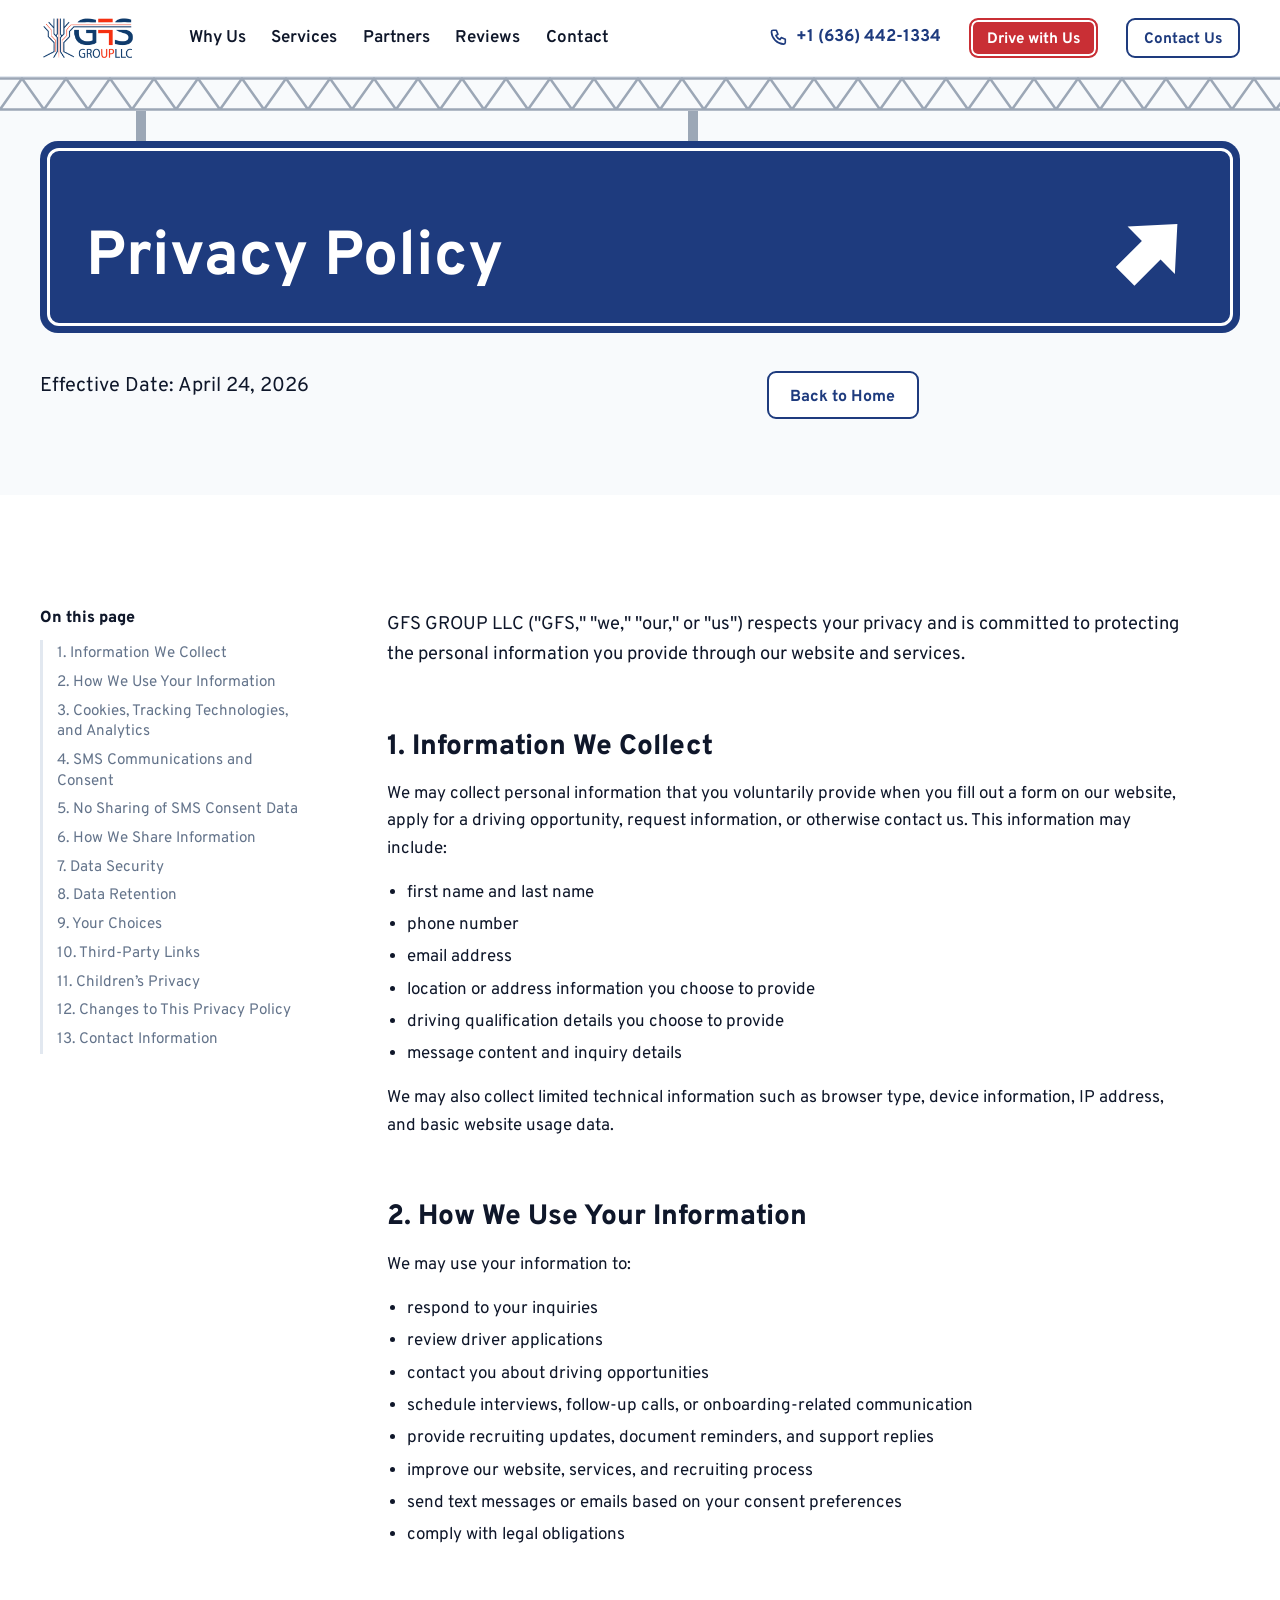
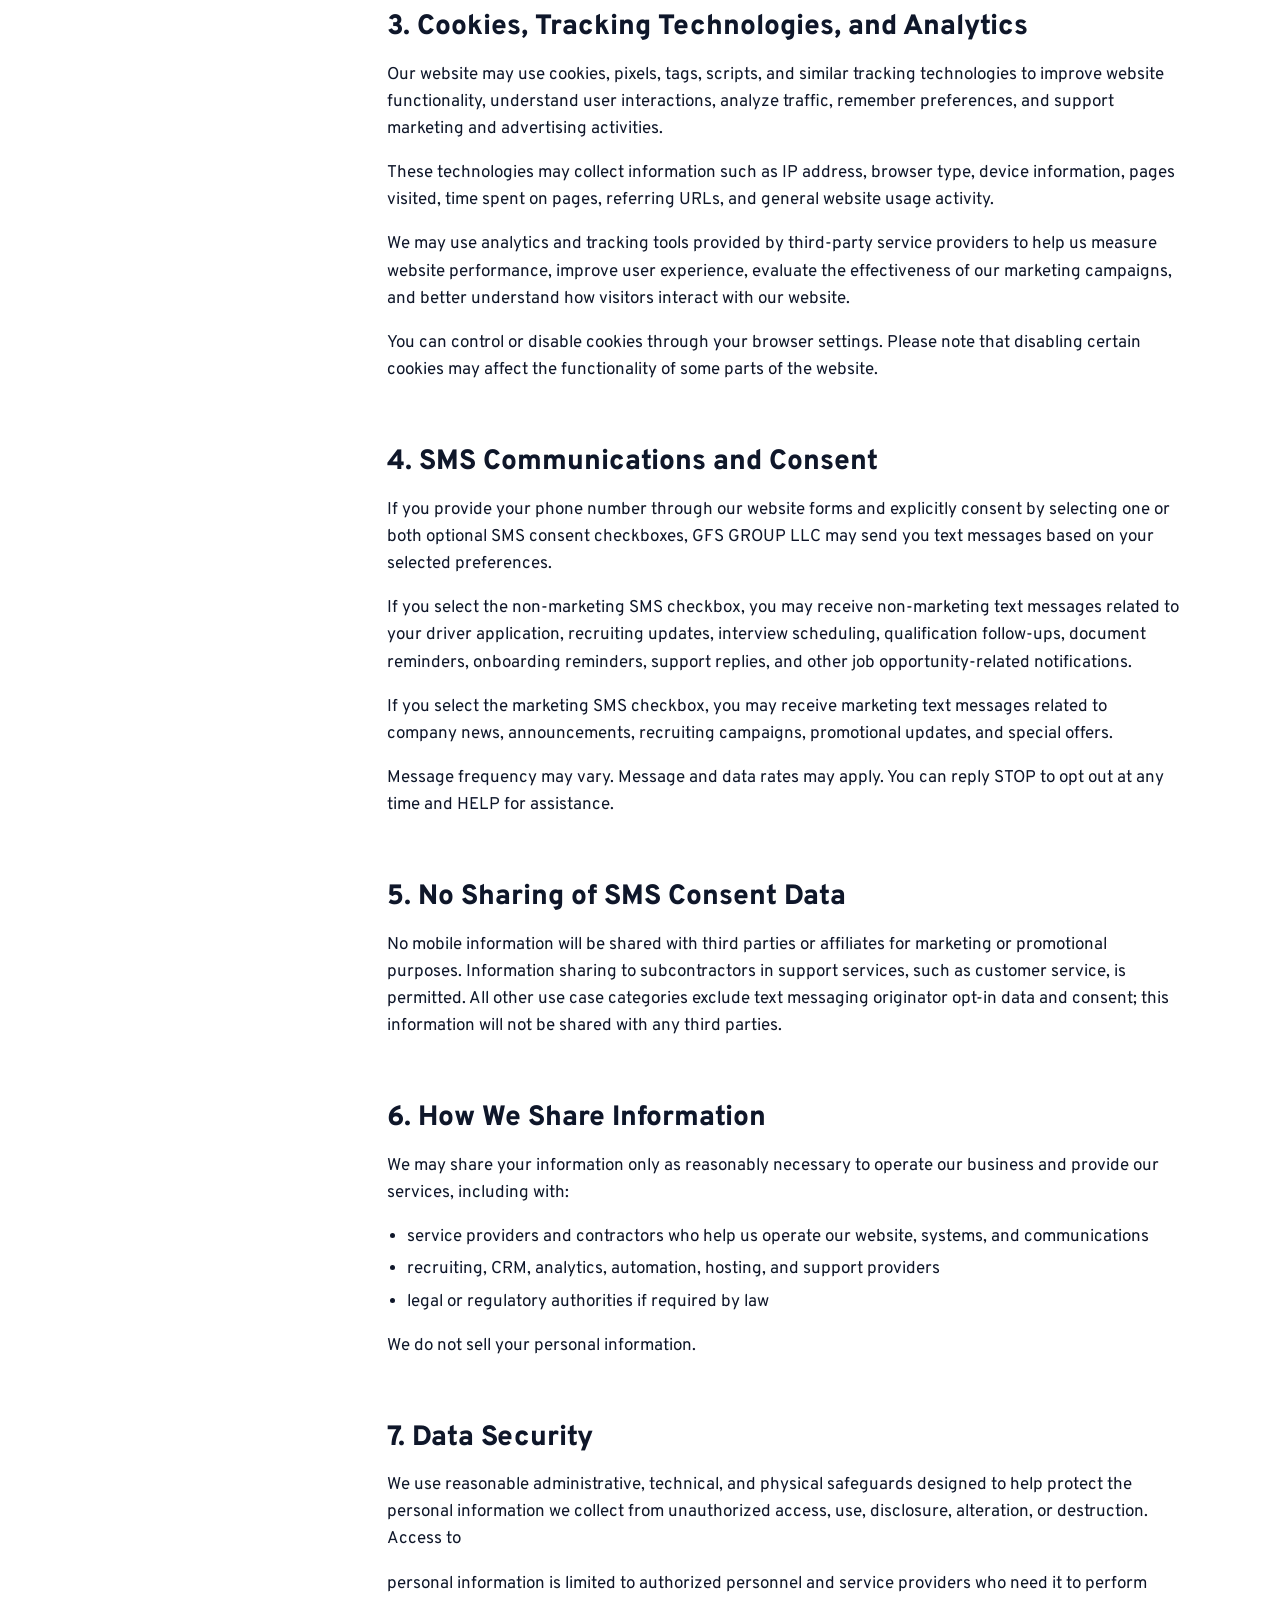
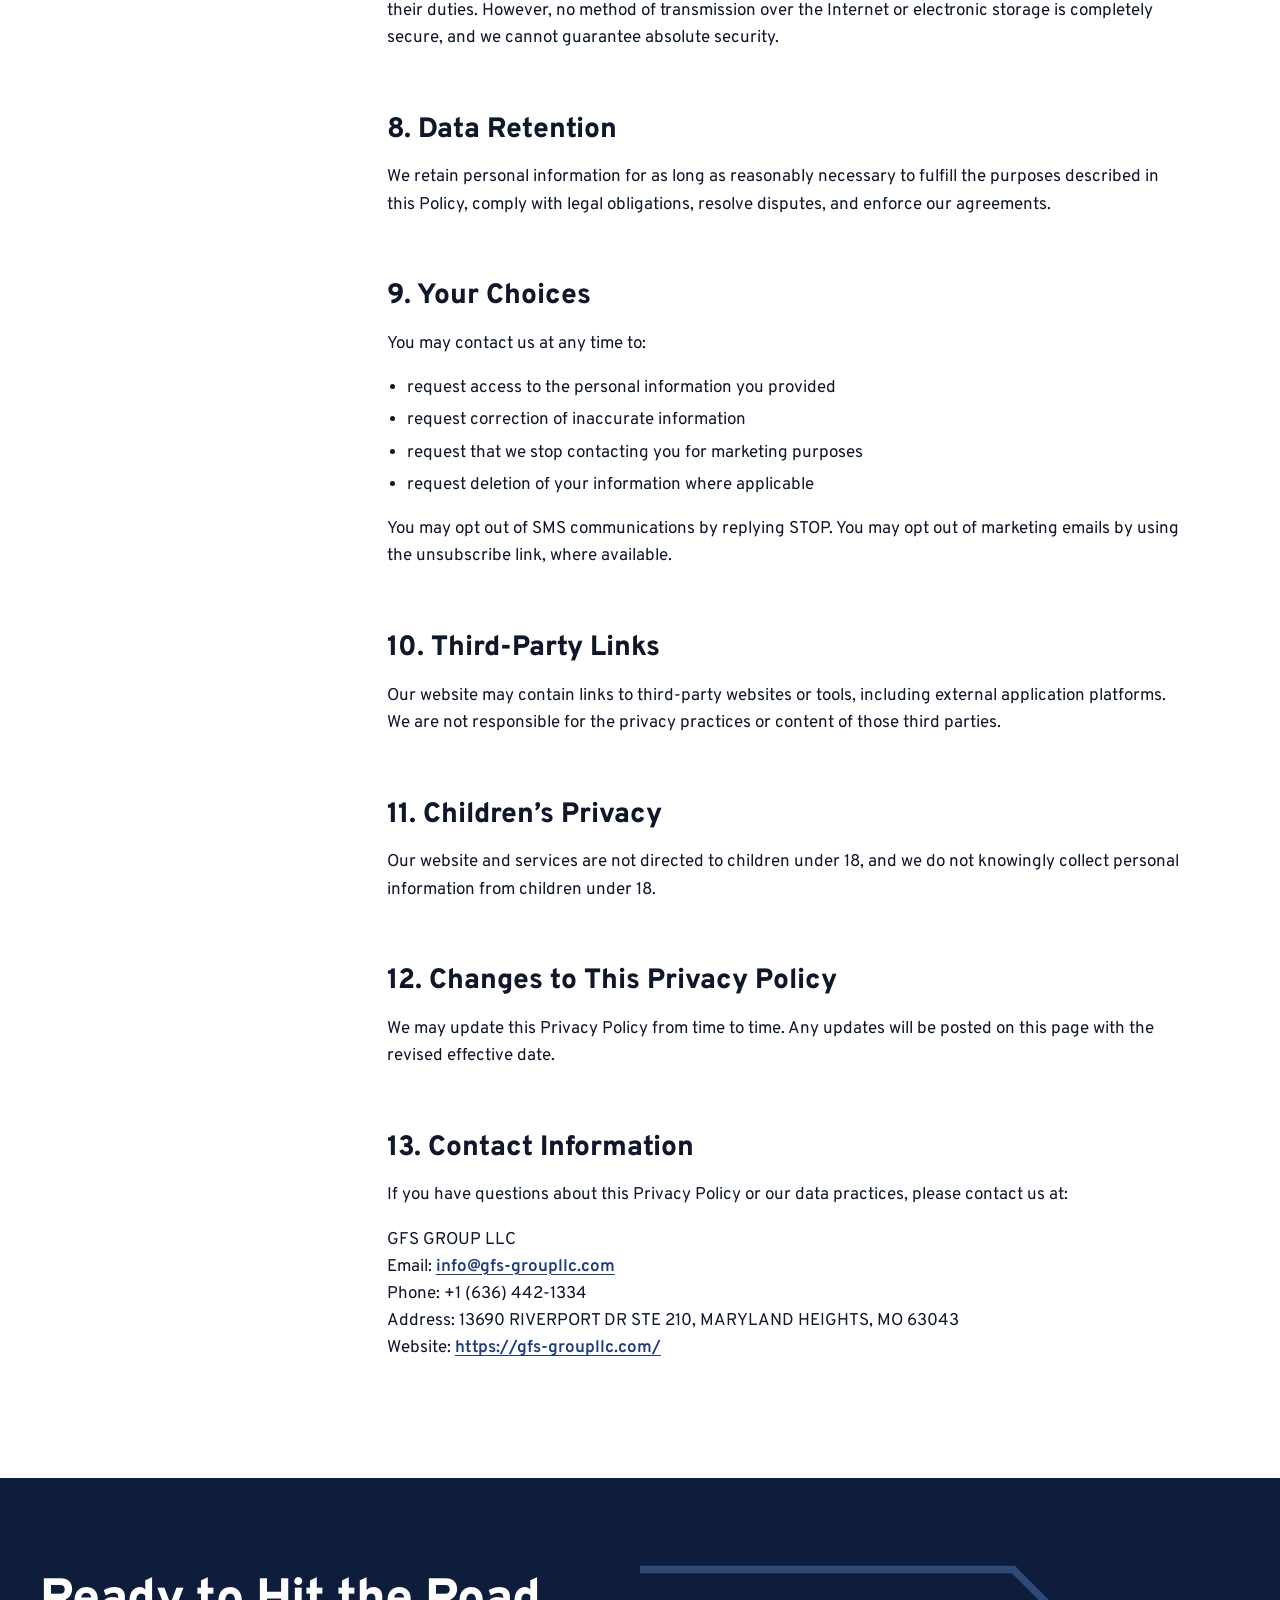
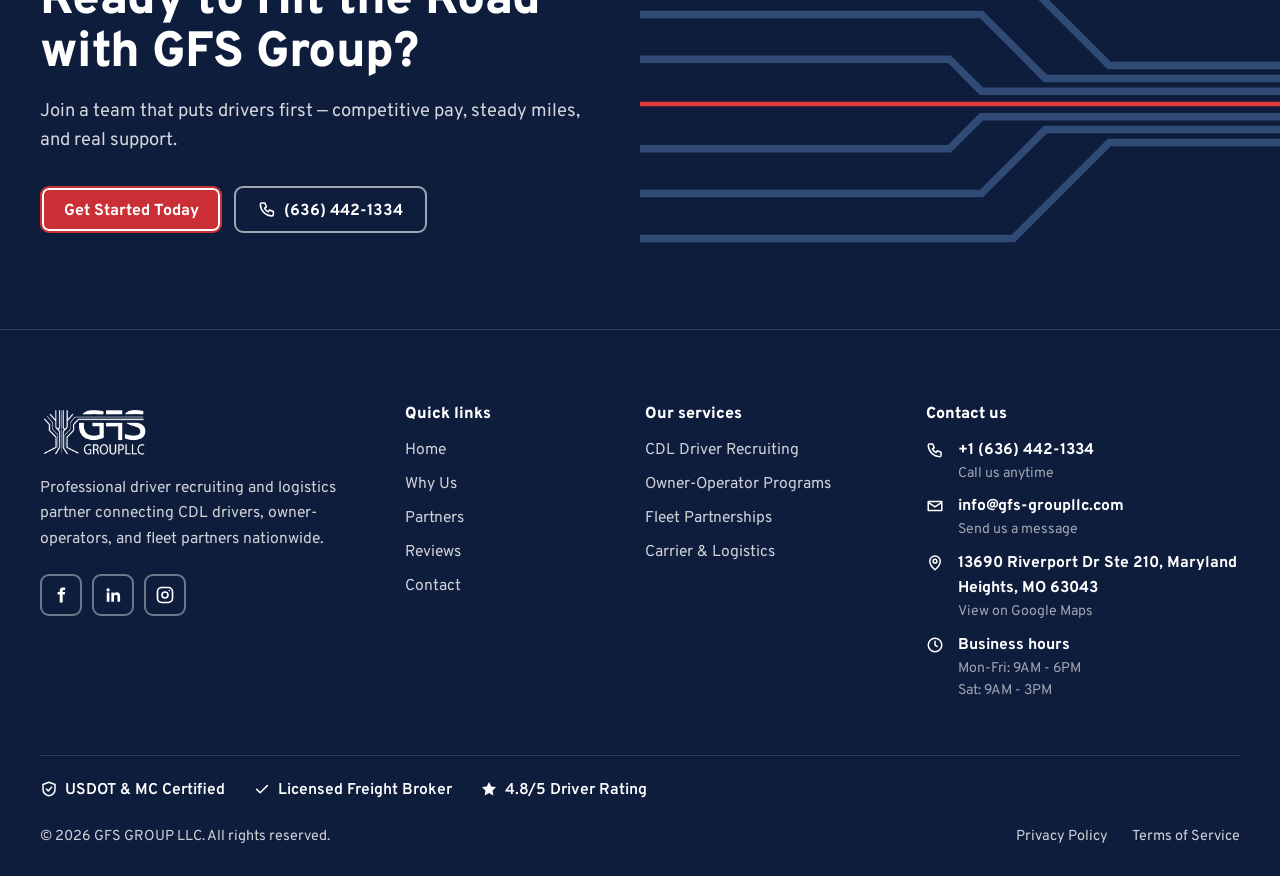
<file: privacy-policy.html>
<!doctype html>
<html lang="en">
<head>
<meta charset="utf-8">
<meta name="viewport" content="width=device-width, initial-scale=1">
<title>Privacy Policy — GFS GROUP LLC</title>
<meta name="description" content="Privacy Policy for the GFS GROUP LLC website and services.">
<meta name="keywords" content="CDL driver jobs, truck driver recruiting, owner operator, fleet partners, trucking company, driver careers">
<meta property="og:title" content="Privacy Policy — GFS GROUP LLC">
<meta property="og:description" content="Privacy Policy for the GFS GROUP LLC website and services.">
<meta property="og:type" content="website">
<meta name="theme-color" content="#1e3b7e">
<meta name="robots" content="noindex, nofollow">
<link rel="icon" href="assets/img/favicon.svg" type="image/svg+xml">
<link rel="preconnect" href="https://fonts.googleapis.com">
<link rel="preconnect" href="https://fonts.gstatic.com" crossorigin>
<link href="https://fonts.googleapis.com/css2?family=Overpass:wght@400;600;700;800&amp;display=swap" rel="stylesheet">
<link rel="stylesheet" href="assets/css/site.css">
</head>
<body>

<a class="skip" href="#main">Skip to content</a>
<svg xmlns="http://www.w3.org/2000/svg" width="0" height="0" style="position:absolute" aria-hidden="true"><symbol id="i-phone" viewBox="0 0 24 24"><g fill="none" stroke="currentColor" stroke-width="2" stroke-linecap="round" stroke-linejoin="round"><path d="M5 4h4l2 5-2.5 1.5a11 11 0 0 0 5 5L15 13l5 2v4a2 2 0 0 1-2 2A16 16 0 0 1 3 6a2 2 0 0 1 2-2z"/></g></symbol><symbol id="i-mail" viewBox="0 0 24 24"><g fill="none" stroke="currentColor" stroke-width="2" stroke-linecap="round" stroke-linejoin="round"><path d="M3 6h18v12H3zM3 7l9 6 9-6"/></g></symbol><symbol id="i-pin" viewBox="0 0 24 24"><g fill="none" stroke="currentColor" stroke-width="2" stroke-linecap="round" stroke-linejoin="round"><path d="M12 21s7-6.2 7-11.5a7 7 0 0 0-14 0C5 14.8 12 21 12 21z"/><circle cx="12" cy="9.5" r="2.5"/></g></symbol><symbol id="i-clock" viewBox="0 0 24 24"><g fill="none" stroke="currentColor" stroke-width="2" stroke-linecap="round" stroke-linejoin="round"><circle cx="12" cy="12" r="9"/><path d="M12 7v5l3 2"/></g></symbol><symbol id="i-check" viewBox="0 0 24 24"><g fill="none" stroke="currentColor" stroke-width="2" stroke-linecap="round" stroke-linejoin="round"><path d="M5 12.5l4.5 4.5L19 7.5"/></g></symbol><symbol id="i-menu" viewBox="0 0 24 24"><g fill="none" stroke="currentColor" stroke-width="2" stroke-linecap="round" stroke-linejoin="round"><path d="M4 7h16M4 12h16M4 17h16"/></g></symbol><symbol id="i-close" viewBox="0 0 24 24"><g fill="none" stroke="currentColor" stroke-width="2" stroke-linecap="round" stroke-linejoin="round"><path d="M6 6l12 12M18 6L6 18"/></g></symbol><symbol id="i-pause" viewBox="0 0 24 24"><g fill="none" stroke="currentColor" stroke-width="2" stroke-linecap="round" stroke-linejoin="round"><path d="M8 5v14M16 5v14"/></g></symbol><symbol id="i-instagram" viewBox="0 0 24 24"><g fill="none" stroke="currentColor" stroke-width="2" stroke-linecap="round" stroke-linejoin="round"><rect x="3" y="3" width="18" height="18" rx="5"/><circle cx="12" cy="12" r="3.6"/><path d="M17.3 6.7h.01"/></g></symbol><symbol id="i-deposit" viewBox="0 0 24 24"><g fill="none" stroke="currentColor" stroke-width="2" stroke-linecap="round" stroke-linejoin="round"><rect x="3" y="6" width="18" height="12" rx="1.5"/><circle cx="12" cy="12" r="2.6"/><path d="M6.5 9.5v.01M17.5 14.5v.01"/></g></symbol><symbol id="i-lanes" viewBox="0 0 24 24"><g fill="none" stroke="currentColor" stroke-width="2" stroke-linecap="round" stroke-linejoin="round"><path d="M9 3L5 21M15 3l4 18M12 4.5v2.5M12 10.5V13M12 16.5V19"/></g></symbol><symbol id="i-home" viewBox="0 0 24 24"><g fill="none" stroke="currentColor" stroke-width="2" stroke-linecap="round" stroke-linejoin="round"><path d="M4 11l8-7 8 7M6 9.5V20h12V9.5M10 20v-6h4v6"/></g></symbol><symbol id="i-medal" viewBox="0 0 24 24"><g fill="none" stroke="currentColor" stroke-width="2" stroke-linecap="round" stroke-linejoin="round"><circle cx="12" cy="9" r="5"/><path d="M9 13.4L7.5 21l4.5-2.5 4.5 2.5-1.5-7.6"/></g></symbol><symbol id="i-growth" viewBox="0 0 24 24"><g fill="none" stroke="currentColor" stroke-width="2" stroke-linecap="round" stroke-linejoin="round"><path d="M4 20h16M5 16l5-5 3 3 6-7M15 7h4v4"/></g></symbol><symbol id="i-truck" viewBox="0 0 24 24"><g fill="none" stroke="currentColor" stroke-width="2" stroke-linecap="round" stroke-linejoin="round"><path d="M3 6h11v10H3zM14 9h4l3 3v4h-7z"/><circle cx="7" cy="17.5" r="2"/><circle cx="17" cy="17.5" r="2"/></g></symbol><symbol id="i-shield" viewBox="0 0 24 24"><g fill="none" stroke="currentColor" stroke-width="2" stroke-linecap="round" stroke-linejoin="round"><path d="M12 3l8 3v6c0 4.5-3.2 8-8 9-4.8-1-8-4.5-8-9V6zM8.5 12l2.5 2.5 4.5-5"/></g></symbol><symbol id="i-headset" viewBox="0 0 24 24"><g fill="none" stroke="currentColor" stroke-width="2" stroke-linecap="round" stroke-linejoin="round"><path d="M5 14v-2a7 7 0 0 1 14 0v2M5 13h2.5v5H6a1 1 0 0 1-1-1zM19 13h-2.5v5H18a1 1 0 0 0 1-1zM18.5 18.5c0 1.4-1.6 2.2-4 2.2"/></g></symbol><symbol id="i-chat" viewBox="0 0 24 24"><g fill="none" stroke="currentColor" stroke-width="2" stroke-linecap="round" stroke-linejoin="round"><path d="M4 5h16v11H10l-5 4v-4H4z"/></g></symbol><symbol id="i-star" viewBox="0 0 24 24"><g fill="currentColor"><path d="M12 2.6l2.9 5.9 6.5.9-4.7 4.6 1.1 6.5L12 17.4l-5.8 3.1 1.1-6.5L2.6 9.4l6.5-.9z"/></g></symbol><symbol id="i-play" viewBox="0 0 24 24"><g fill="currentColor"><path d="M7 5l12 7-12 7z"/></g></symbol><symbol id="i-facebook" viewBox="0 0 24 24"><g fill="currentColor"><path d="M14 8.5V7c0-.8.5-1 1-1h2V3h-2.7C11.6 3 10.5 4.8 10.5 6.8v1.7H8v3h2.5V21H14v-9.5h2.6l.4-3z"/></g></symbol><symbol id="i-linkedin" viewBox="0 0 24 24"><g fill="currentColor"><path d="M4.5 9h3.2v11H4.5zM6.1 4a1.9 1.9 0 1 1 0 3.8 1.9 1.9 0 0 1 0-3.8zM10 9h3v1.6c.5-1 1.7-1.9 3.5-1.9 3 0 4 1.9 4 4.9V20h-3.2v-5.6c0-1.5-.4-2.6-1.9-2.6s-2.2 1.1-2.2 2.6V20H10z"/></g></symbol><symbol id="i-arrow" viewBox="0 0 48 48"><path transform="rotate(45 24 24)" d="M24 3 43 24H31.5v21h-15V24H5z"/></symbol></svg>
<header class="site-header">
  <div class="wrap site-header__in">
    <a class="brand" href="index.html" aria-label="GFS GROUP LLC — home"><img src="assets/img/logo.png" alt="GFS GROUP LLC" width="120" height="46"></a>
    <nav class="nav" aria-label="Main"><a href="why-us.html">Why Us</a><a href="services.html">Services</a><a href="partners.html">Partners</a><a href="reviews.html">Reviews</a><a href="contact-us.html">Contact</a></nav>
    <a class="header__phone" href="tel:+16364421334"><svg class="icon" aria-hidden="true"><use href="#i-phone"/></svg>+1 (636) 442-1334</a>
    <a class="btn btn--primary btn--sm" href="https://intelliapp.driverapponline.com/c/2415900?r=Noza" target="_blank" rel="noopener">Drive with Us</a>
    <a class="btn btn--line btn--sm" href="contact-us.html#inline-bQz7IIiAOwL2rSPfubC0">Contact Us</a>
    <button class="menu-btn" type="button" aria-expanded="false" aria-controls="menu"><svg class="icon i-open" aria-hidden="true"><use href="#i-menu"/></svg><svg class="icon i-close" aria-hidden="true"><use href="#i-close"/></svg><span class="menu-btn__label">Menu</span></button>
  </div>
  <div class="menu" id="menu" hidden>
    <nav class="sign" aria-label="Mobile"><ul class="menu__list"><li><a href="index.html">Home<svg class="" viewBox="0 0 48 48" aria-hidden="true"><use href="#i-arrow"/></svg></a></li><li><a href="why-us.html">Why Us<svg class="" viewBox="0 0 48 48" aria-hidden="true"><use href="#i-arrow"/></svg></a></li><li><a href="services.html">Services<svg class="" viewBox="0 0 48 48" aria-hidden="true"><use href="#i-arrow"/></svg></a></li><li><a href="partners.html">Partners<svg class="" viewBox="0 0 48 48" aria-hidden="true"><use href="#i-arrow"/></svg></a></li><li><a href="reviews.html">Reviews<svg class="" viewBox="0 0 48 48" aria-hidden="true"><use href="#i-arrow"/></svg></a></li><li><a href="contact-us.html">Contact<svg class="" viewBox="0 0 48 48" aria-hidden="true"><use href="#i-arrow"/></svg></a></li></ul></nav>
    <div class="menu__extra">
      <a class="btn btn--line" href="tel:+16364421334"><svg class="icon" aria-hidden="true"><use href="#i-phone"/></svg>+1 (636) 442-1334</a>
      <a class="btn btn--blue" href="contact-us.html#inline-bQz7IIiAOwL2rSPfubC0">Contact Us</a>
    </div>
  </div>
</header>
<main id="main">
<section class="page-hero"><div class="gantry" aria-hidden="true"></div><div class="wrap"><div class="rig"><div class="sign sign--title sign--lit is-swept"><h1>Privacy Policy</h1><svg class="sign__arrow" viewBox="0 0 48 48" aria-hidden="true"><use href="#i-arrow"/></svg></div></div><div class="page-hero__below"><p class="lead">Effective Date: April 24, 2026</p><div class="page-hero__side"><div class="btn-row"><a class="btn btn--line" href="index.html">Back to Home</a></div></div></div></div></section>
<section class="section">
  <div class="wrap legal">
    <nav class="toc" aria-label="On this page"><h2>On this page</h2><ol><li><a href="#s1">Information We Collect</a></li><li><a href="#s2">How We Use Your Information</a></li><li><a href="#s3">Cookies, Tracking Technologies, and Analytics</a></li><li><a href="#s4">SMS Communications and Consent</a></li><li><a href="#s5">No Sharing of SMS Consent Data</a></li><li><a href="#s6">How We Share Information</a></li><li><a href="#s7">Data Security</a></li><li><a href="#s8">Data Retention</a></li><li><a href="#s9">Your Choices</a></li><li><a href="#s10">Third-Party Links</a></li><li><a href="#s11">Children’s Privacy</a></li><li><a href="#s12">Changes to This Privacy Policy</a></li><li><a href="#s13">Contact Information</a></li></ol></nav>
    <div class="prose"><p class="intro">GFS GROUP LLC (&quot;GFS,&quot; &quot;we,&quot; &quot;our,&quot; or &quot;us&quot;) respects your privacy and is committed to protecting the personal information you provide through our website and services.</p><h2 id="s1">1. Information We Collect</h2><p>We may collect personal information that you voluntarily provide when you fill out a form on our website, apply for a driving opportunity, request information, or otherwise contact us. This information may include:</p><ul><li>first name and last name</li><li>phone number</li><li>email address</li><li>location or address information you choose to provide</li><li>driving qualification details you choose to provide</li><li>message content and inquiry details</li></ul><p>We may also collect limited technical information such as browser type, device information, IP address, and basic website usage data.</p><h2 id="s2">2. How We Use Your Information</h2><p>We may use your information to:</p><ul><li>respond to your inquiries</li><li>review driver applications</li><li>contact you about driving opportunities</li><li>schedule interviews, follow-up calls, or onboarding-related communication</li><li>provide recruiting updates, document reminders, and support replies</li><li>improve our website, services, and recruiting process</li><li>send text messages or emails based on your consent preferences</li><li>comply with legal obligations</li></ul><h2 id="s3">3. Cookies, Tracking Technologies, and Analytics</h2><p>Our website may use cookies, pixels, tags, scripts, and similar tracking technologies to improve website functionality, understand user interactions, analyze traffic, remember preferences, and support marketing and advertising activities.</p><p>These technologies may collect information such as IP address, browser type, device information, pages visited, time spent on pages, referring URLs, and general website usage activity.</p><p>We may use analytics and tracking tools provided by third-party service providers to help us measure website performance, improve user experience, evaluate the effectiveness of our marketing campaigns, and better understand how visitors interact with our website.</p><p>You can control or disable cookies through your browser settings. Please note that disabling certain cookies may affect the functionality of some parts of the website.</p><h2 id="s4">4. SMS Communications and Consent</h2><p>If you provide your phone number through our website forms and explicitly consent by selecting one or both optional SMS consent checkboxes, GFS GROUP LLC may send you text messages based on your selected preferences.</p><p>If you select the non-marketing SMS checkbox, you may receive non-marketing text messages related to your driver application, recruiting updates, interview scheduling, qualification follow-ups, document reminders, onboarding reminders, support replies, and other job opportunity-related notifications.</p><p>If you select the marketing SMS checkbox, you may receive marketing text messages related to company news, announcements, recruiting campaigns, promotional updates, and special offers.</p><p>Message frequency may vary. Message and data rates may apply. You can reply STOP to opt out at any time and HELP for assistance.</p><h2 id="s5">5. No Sharing of SMS Consent Data</h2><p>No mobile information will be shared with third parties or affiliates for marketing or promotional purposes. Information sharing to subcontractors in support services, such as customer service, is permitted. All other use case categories exclude text messaging originator opt-in data and consent; this information will not be shared with any third parties.</p><h2 id="s6">6. How We Share Information</h2><p>We may share your information only as reasonably necessary to operate our business and provide our services, including with:</p><ul><li>service providers and contractors who help us operate our website, systems, and communications</li><li>recruiting, CRM, analytics, automation, hosting, and support providers</li><li>legal or regulatory authorities if required by law</li></ul><p>We do not sell your personal information.</p><h2 id="s7">7. Data Security</h2><p>We use reasonable administrative, technical, and physical safeguards designed to help protect the personal information we collect from unauthorized access, use, disclosure, alteration, or destruction. Access to</p><p>personal information is limited to authorized personnel and service providers who need it to perform their duties. However, no method of transmission over the Internet or electronic storage is completely secure, and we cannot guarantee absolute security.</p><h2 id="s8">8. Data Retention</h2><p>We retain personal information for as long as reasonably necessary to fulfill the purposes described in this Policy, comply with legal obligations, resolve disputes, and enforce our agreements.</p><h2 id="s9">9. Your Choices</h2><p>You may contact us at any time to:</p><ul><li>request access to the personal information you provided</li><li>request correction of inaccurate information</li><li>request that we stop contacting you for marketing purposes</li><li>request deletion of your information where applicable</li></ul><p>You may opt out of SMS communications by replying STOP. You may opt out of marketing emails by using the unsubscribe link, where available.</p><h2 id="s10">10. Third-Party Links</h2><p>Our website may contain links to third-party websites or tools, including external application platforms. We are not responsible for the privacy practices or content of those third parties.</p><h2 id="s11">11. Children’s Privacy</h2><p>Our website and services are not directed to children under 18, and we do not knowingly collect personal information from children under 18.</p><h2 id="s12">12. Changes to This Privacy Policy</h2><p>We may update this Privacy Policy from time to time. Any updates will be posted on this page with the revised effective date.</p><h2 id="s13">13. Contact Information</h2><p>If you have questions about this Privacy Policy or our data practices, please contact us at:</p><p>GFS GROUP LLC<br>Email: <a href="mailto:info@gfs-groupllc.com">info@gfs-groupllc.com</a><br>Phone: +1 (636) 442-1334<br>Address: 13690 RIVERPORT DR STE 210, MARYLAND HEIGHTS, MO 63043<br>Website: <a href="https://gfs-groupllc.com/">https://gfs-groupllc.com/</a></p></div>
  </div>
</section>

</main>

<section class="cta">
  <svg class="lanes" viewBox="0 0 600 300" fill="none" aria-hidden="true"><g stroke="#4a6fa5" stroke-opacity=".55" stroke-width="7"><path d="M600 114H440L350 24H0"/><path d="M600 126H380l-60-60H0"/><path d="M600 138H320l-30-30H0"/><path d="M600 162H320l-30 30H0"/><path d="M600 174H380l-60 60H0"/><path d="M600 186H440l-90 90H0"/></g><path d="M600 150H0" stroke="#e13a40" stroke-width="4"/></svg>
  <div class="wrap cta__in"><div class="cta__copy">
    <h2>Ready to Hit the Road with GFS Group?</h2>
    <p>Join a team that puts drivers first — competitive pay, steady miles, and real support.</p>
    <div class="btn-row"><a class="btn btn--primary" href="contact-us.html">Get Started Today</a><a class="btn btn--ghost" href="tel:+16364421334"><svg class="icon" aria-hidden="true"><use href="#i-phone"/></svg>(636) 442-1334</a></div>
  </div></div>
</section>
<footer class="footer">
  <div class="wrap">
    <div class="footer__grid">
      <div class="footer__about">
        <img class="footer__logo" src="assets/img/logo.png" alt="GFS GROUP LLC" width="136" height="52" loading="lazy">
        <p>Professional driver recruiting and logistics partner connecting CDL drivers, owner-operators, and fleet partners nationwide.</p>
        <ul class="socials">
          <li><a href="https://www.facebook.com/profile.php?id=61563779612468" target="_blank" rel="noopener" aria-label="Facebook"><svg class="icon" aria-hidden="true"><use href="#i-facebook"/></svg></a></li>
          <li><a href="https://www.linkedin.com/company/g-f-s-group-llc" target="_blank" rel="noopener" aria-label="LinkedIn"><svg class="icon" aria-hidden="true"><use href="#i-linkedin"/></svg></a></li>
          <li><a href="https://www.instagram.com/gfsgroupllc" target="_blank" rel="noopener" aria-label="Instagram"><svg class="icon" aria-hidden="true"><use href="#i-instagram"/></svg></a></li>
        </ul>
      </div>
      <nav aria-label="Quick links"><h2>Quick links</h2><ul><li><a href="index.html">Home</a></li><li><a href="why-us.html">Why Us</a></li><li><a href="partners.html">Partners</a></li><li><a href="reviews.html">Reviews</a></li><li><a href="contact-us.html">Contact</a></li></ul></nav>
      <nav aria-label="Our services"><h2>Our services</h2><ul><li><a href="services.html">CDL Driver Recruiting</a></li><li><a href="services.html">Owner-Operator Programs</a></li><li><a href="services.html">Fleet Partnerships</a></li><li><a href="services.html">Carrier &amp; Logistics</a></li></ul></nav>
      <div><h2>Contact us</h2>
        <ul class="footer__contact">
          <li><svg class="icon" aria-hidden="true"><use href="#i-phone"/></svg><span><a href="tel:+16364421334"><b>+1 (636) 442-1334</b></a><small>Call us anytime</small></span></li>
          <li><svg class="icon" aria-hidden="true"><use href="#i-mail"/></svg><span><a href="mailto:info@gfs-groupllc.com"><b>info@gfs-groupllc.com</b></a><small>Send us a message</small></span></li>
          <li><svg class="icon" aria-hidden="true"><use href="#i-pin"/></svg><span><a href="https://maps.google.com/?q=13690+Riverport+Dr+STE+210,+Maryland+Heights,+MO+63043" target="_blank" rel="noopener"><b>13690 Riverport Dr Ste 210, Maryland Heights, MO 63043</b></a><small>View on Google Maps</small></span></li>
          <li><svg class="icon" aria-hidden="true"><use href="#i-clock"/></svg><span><b>Business hours</b><small>Mon-Fri: 9AM - 6PM<br>Sat: 9AM - 3PM</small></span></li>
        </ul>
      </div>
    </div>
    <ul class="creds">
      <li><svg class="icon" aria-hidden="true"><use href="#i-shield"/></svg>USDOT &amp; MC Certified</li>
      <li><svg class="icon" aria-hidden="true"><use href="#i-check"/></svg>Licensed Freight Broker</li>
      <li><svg class="icon" aria-hidden="true"><use href="#i-star"/></svg>4.8/5 Driver Rating</li>
    </ul>
    <div class="footer__bar">
      <p>© 2026 GFS GROUP LLC. All rights reserved.</p>
      <ul><li><a href="privacy-policy.html">Privacy Policy</a></li><li><a href="terms-of-service.html">Terms of Service</a></li></ul>
    </div>
  </div>
</footer>
<script src="assets/js/site.js" defer></script>
</body>
</html>
</file>
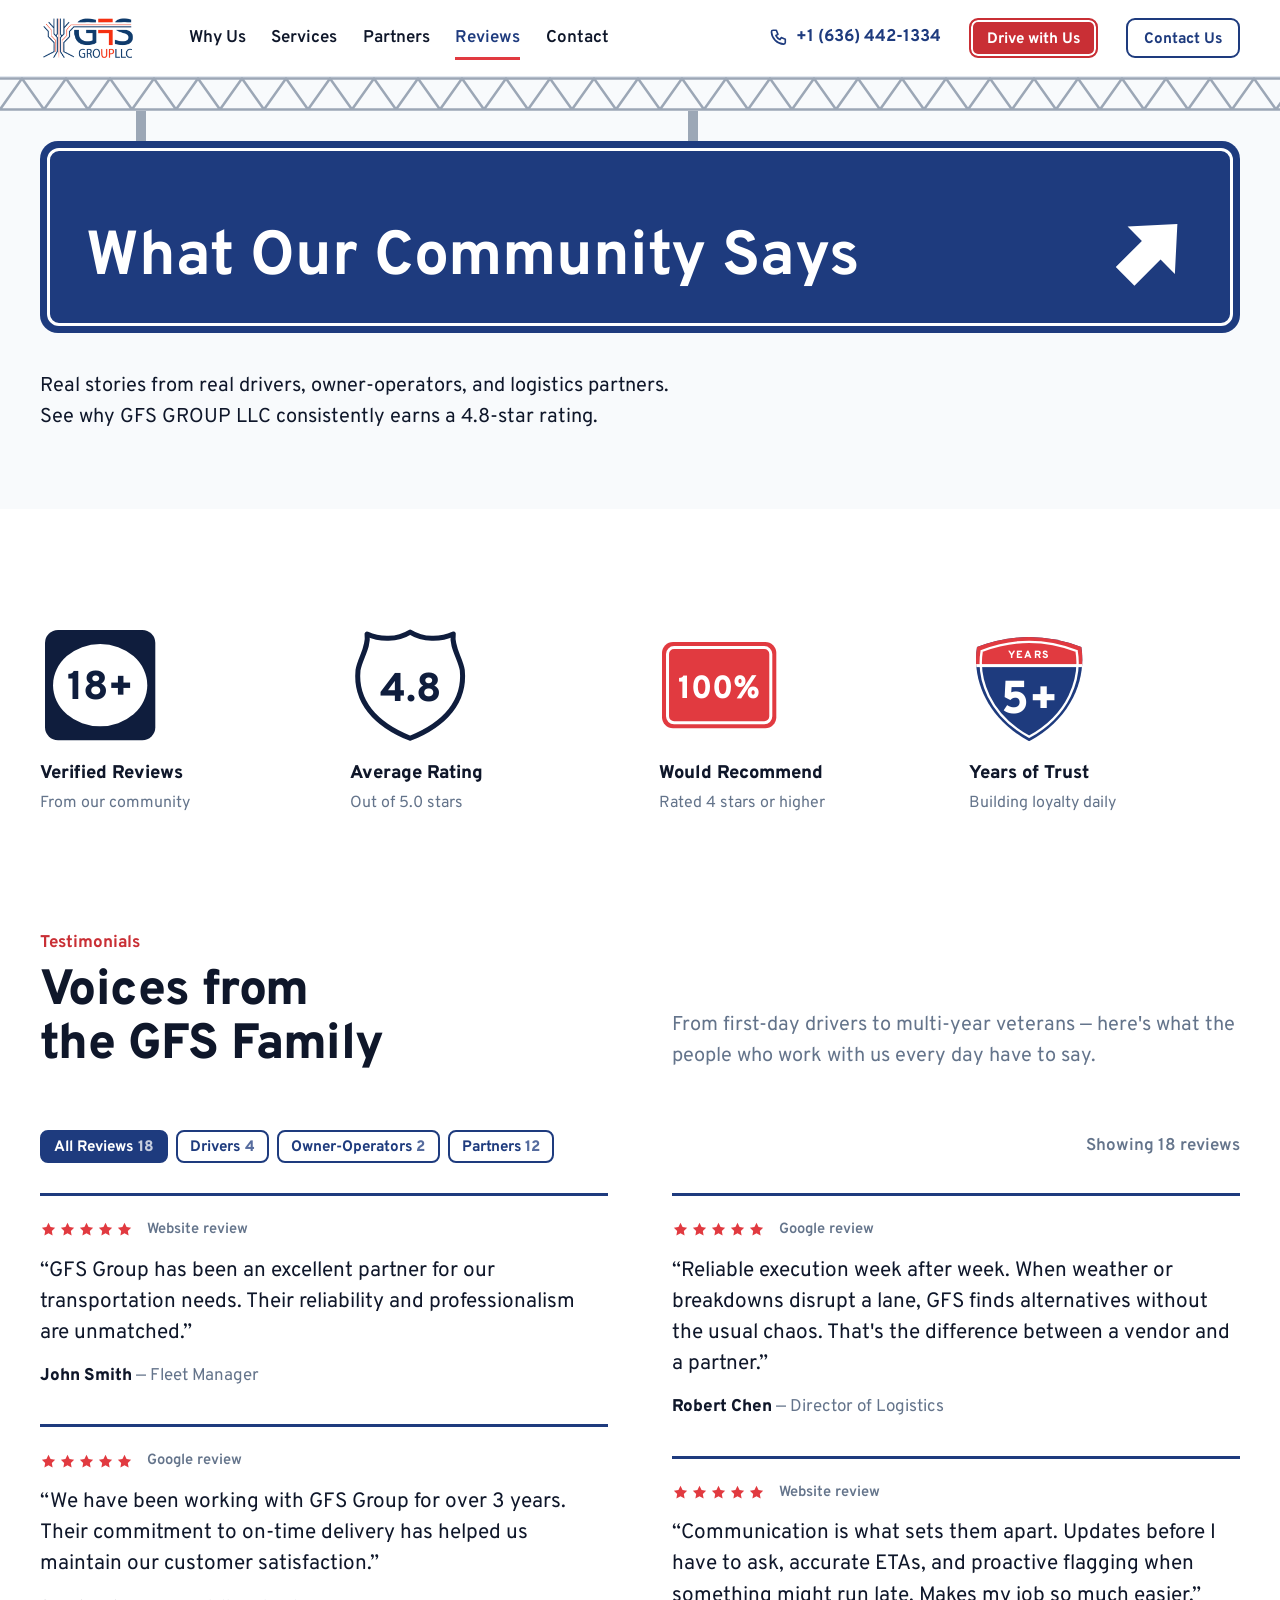
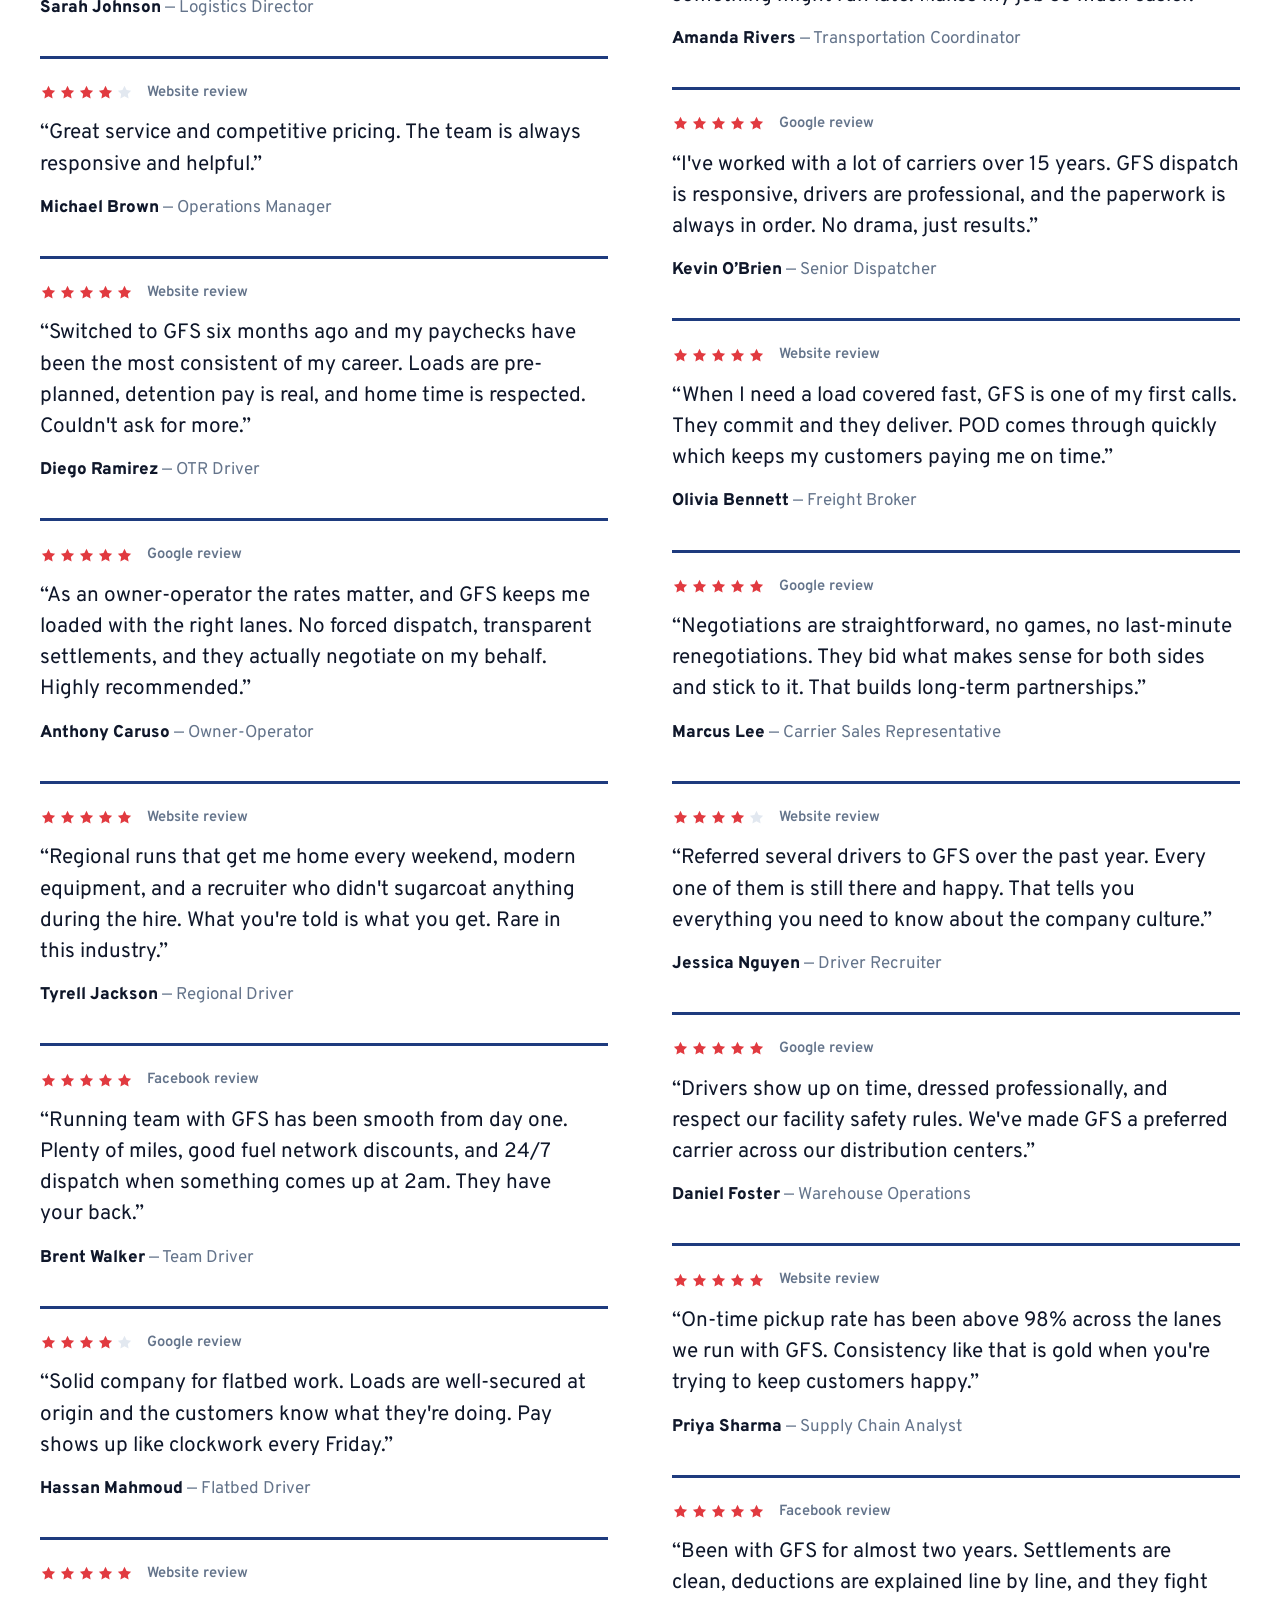
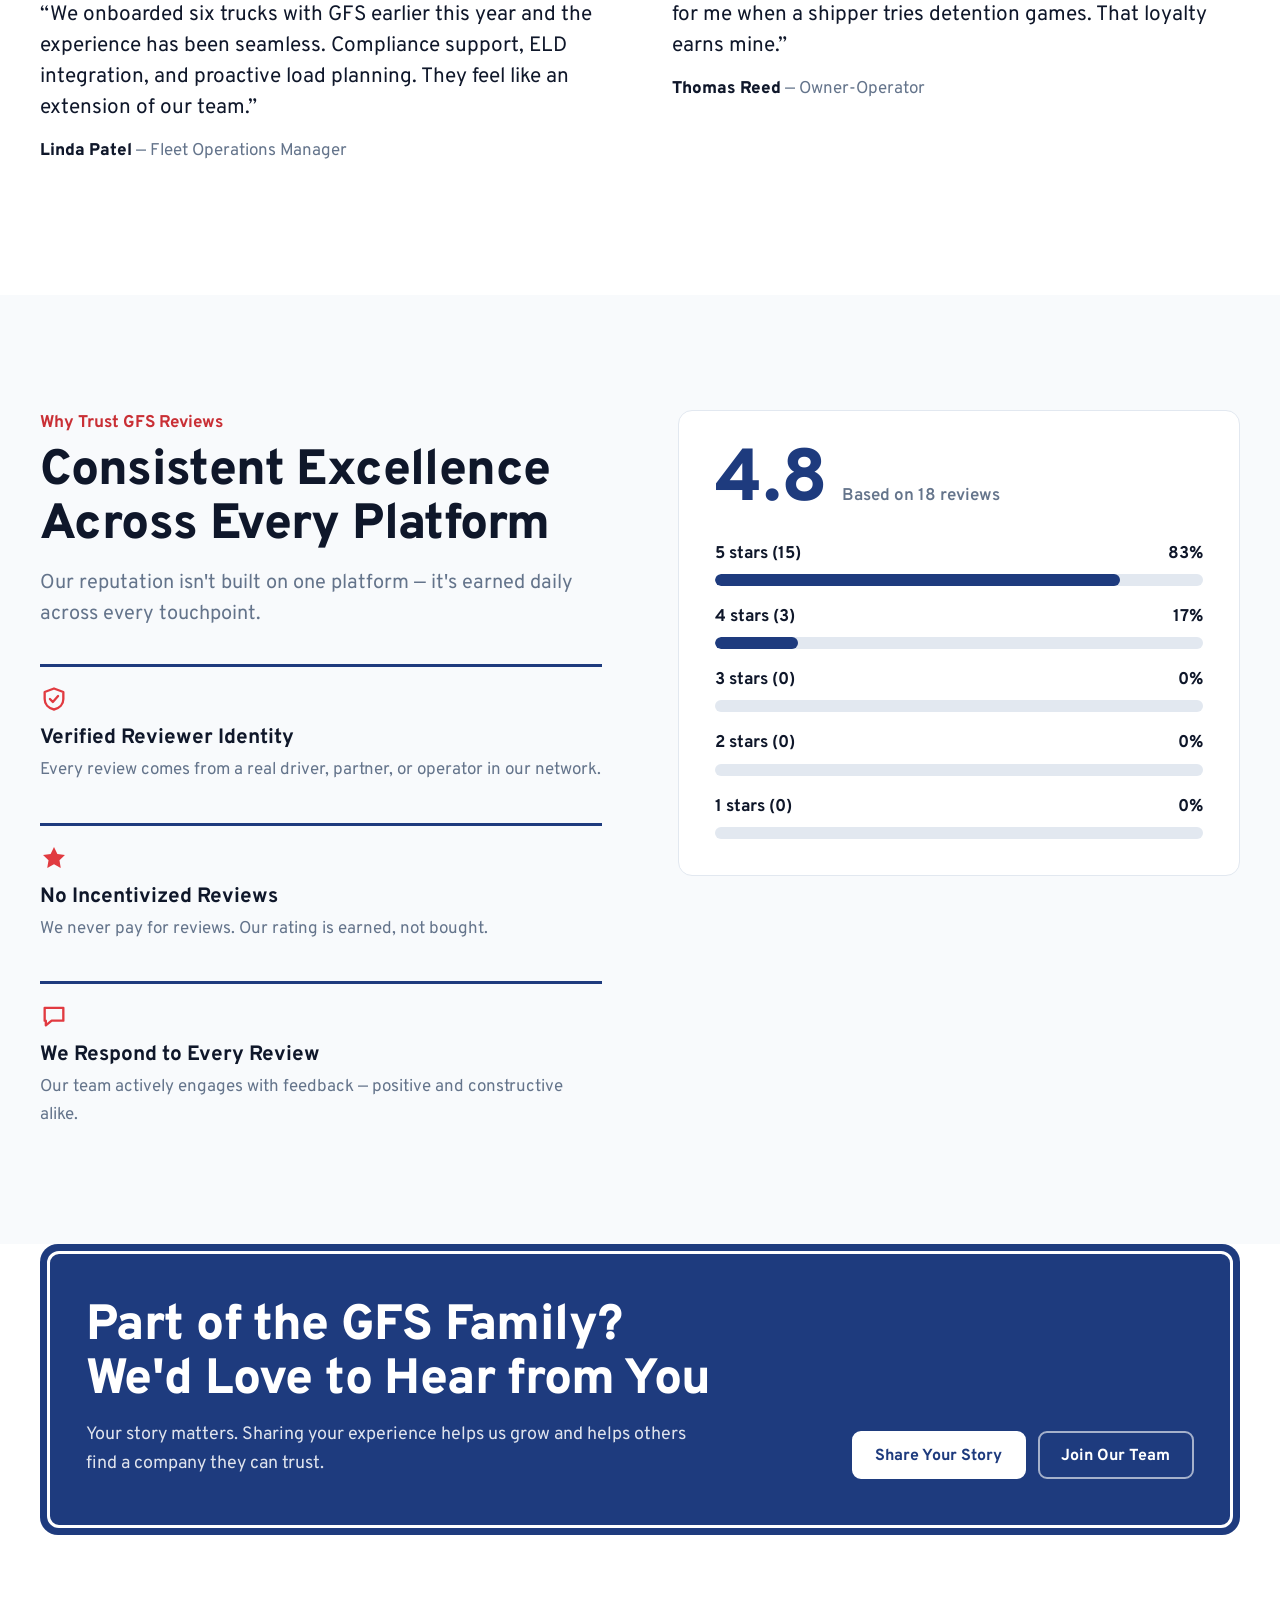
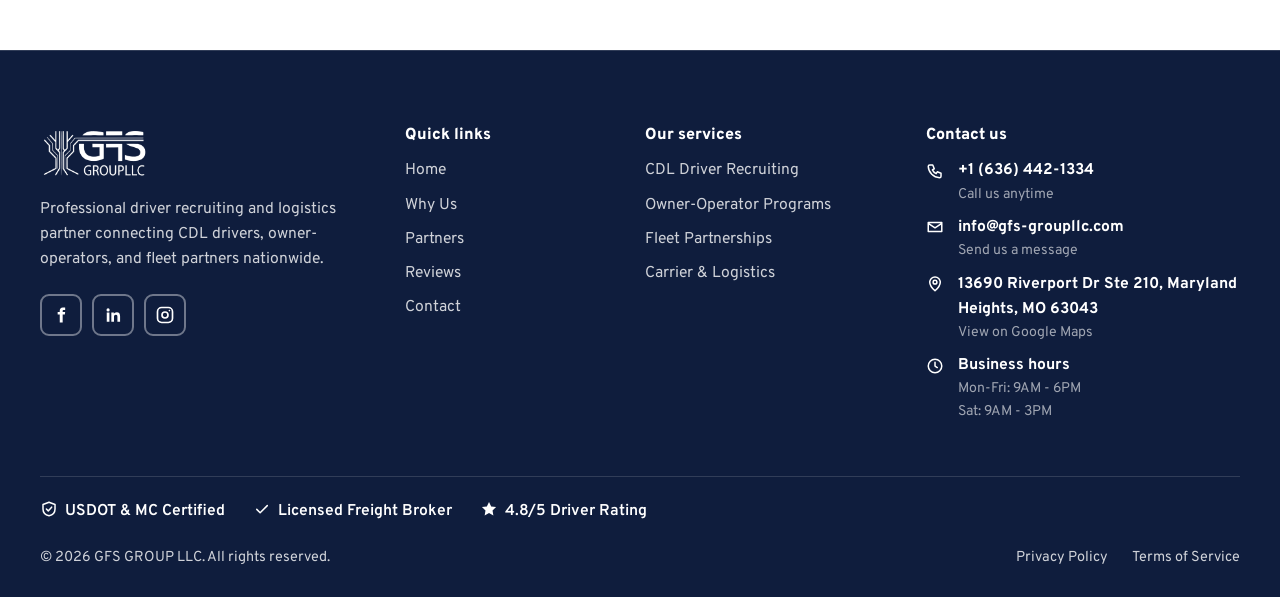
<file: reviews.html>
<!doctype html>
<html lang="en">
<head>
<meta charset="utf-8">
<meta name="viewport" content="width=device-width, initial-scale=1">
<title>Reviews — GFS GROUP LLC</title>
<meta name="description" content="Reviews of GFS GROUP LLC from drivers, owner-operators and logistics partners.">
<meta name="keywords" content="CDL driver jobs, truck driver recruiting, owner operator, fleet partners, trucking company, driver careers">
<meta property="og:title" content="Reviews — GFS GROUP LLC">
<meta property="og:description" content="Reviews of GFS GROUP LLC from drivers, owner-operators and logistics partners.">
<meta property="og:type" content="website">
<meta name="theme-color" content="#1e3b7e">
<meta name="robots" content="noindex, nofollow">
<link rel="icon" href="assets/img/favicon.svg" type="image/svg+xml">
<link rel="preconnect" href="https://fonts.googleapis.com">
<link rel="preconnect" href="https://fonts.gstatic.com" crossorigin>
<link href="https://fonts.googleapis.com/css2?family=Overpass:wght@400;600;700;800&amp;display=swap" rel="stylesheet">
<link rel="stylesheet" href="assets/css/site.css">
</head>
<body>

<a class="skip" href="#main">Skip to content</a>
<svg xmlns="http://www.w3.org/2000/svg" width="0" height="0" style="position:absolute" aria-hidden="true"><symbol id="i-phone" viewBox="0 0 24 24"><g fill="none" stroke="currentColor" stroke-width="2" stroke-linecap="round" stroke-linejoin="round"><path d="M5 4h4l2 5-2.5 1.5a11 11 0 0 0 5 5L15 13l5 2v4a2 2 0 0 1-2 2A16 16 0 0 1 3 6a2 2 0 0 1 2-2z"/></g></symbol><symbol id="i-mail" viewBox="0 0 24 24"><g fill="none" stroke="currentColor" stroke-width="2" stroke-linecap="round" stroke-linejoin="round"><path d="M3 6h18v12H3zM3 7l9 6 9-6"/></g></symbol><symbol id="i-pin" viewBox="0 0 24 24"><g fill="none" stroke="currentColor" stroke-width="2" stroke-linecap="round" stroke-linejoin="round"><path d="M12 21s7-6.2 7-11.5a7 7 0 0 0-14 0C5 14.8 12 21 12 21z"/><circle cx="12" cy="9.5" r="2.5"/></g></symbol><symbol id="i-clock" viewBox="0 0 24 24"><g fill="none" stroke="currentColor" stroke-width="2" stroke-linecap="round" stroke-linejoin="round"><circle cx="12" cy="12" r="9"/><path d="M12 7v5l3 2"/></g></symbol><symbol id="i-check" viewBox="0 0 24 24"><g fill="none" stroke="currentColor" stroke-width="2" stroke-linecap="round" stroke-linejoin="round"><path d="M5 12.5l4.5 4.5L19 7.5"/></g></symbol><symbol id="i-menu" viewBox="0 0 24 24"><g fill="none" stroke="currentColor" stroke-width="2" stroke-linecap="round" stroke-linejoin="round"><path d="M4 7h16M4 12h16M4 17h16"/></g></symbol><symbol id="i-close" viewBox="0 0 24 24"><g fill="none" stroke="currentColor" stroke-width="2" stroke-linecap="round" stroke-linejoin="round"><path d="M6 6l12 12M18 6L6 18"/></g></symbol><symbol id="i-pause" viewBox="0 0 24 24"><g fill="none" stroke="currentColor" stroke-width="2" stroke-linecap="round" stroke-linejoin="round"><path d="M8 5v14M16 5v14"/></g></symbol><symbol id="i-instagram" viewBox="0 0 24 24"><g fill="none" stroke="currentColor" stroke-width="2" stroke-linecap="round" stroke-linejoin="round"><rect x="3" y="3" width="18" height="18" rx="5"/><circle cx="12" cy="12" r="3.6"/><path d="M17.3 6.7h.01"/></g></symbol><symbol id="i-deposit" viewBox="0 0 24 24"><g fill="none" stroke="currentColor" stroke-width="2" stroke-linecap="round" stroke-linejoin="round"><rect x="3" y="6" width="18" height="12" rx="1.5"/><circle cx="12" cy="12" r="2.6"/><path d="M6.5 9.5v.01M17.5 14.5v.01"/></g></symbol><symbol id="i-lanes" viewBox="0 0 24 24"><g fill="none" stroke="currentColor" stroke-width="2" stroke-linecap="round" stroke-linejoin="round"><path d="M9 3L5 21M15 3l4 18M12 4.5v2.5M12 10.5V13M12 16.5V19"/></g></symbol><symbol id="i-home" viewBox="0 0 24 24"><g fill="none" stroke="currentColor" stroke-width="2" stroke-linecap="round" stroke-linejoin="round"><path d="M4 11l8-7 8 7M6 9.5V20h12V9.5M10 20v-6h4v6"/></g></symbol><symbol id="i-medal" viewBox="0 0 24 24"><g fill="none" stroke="currentColor" stroke-width="2" stroke-linecap="round" stroke-linejoin="round"><circle cx="12" cy="9" r="5"/><path d="M9 13.4L7.5 21l4.5-2.5 4.5 2.5-1.5-7.6"/></g></symbol><symbol id="i-growth" viewBox="0 0 24 24"><g fill="none" stroke="currentColor" stroke-width="2" stroke-linecap="round" stroke-linejoin="round"><path d="M4 20h16M5 16l5-5 3 3 6-7M15 7h4v4"/></g></symbol><symbol id="i-truck" viewBox="0 0 24 24"><g fill="none" stroke="currentColor" stroke-width="2" stroke-linecap="round" stroke-linejoin="round"><path d="M3 6h11v10H3zM14 9h4l3 3v4h-7z"/><circle cx="7" cy="17.5" r="2"/><circle cx="17" cy="17.5" r="2"/></g></symbol><symbol id="i-shield" viewBox="0 0 24 24"><g fill="none" stroke="currentColor" stroke-width="2" stroke-linecap="round" stroke-linejoin="round"><path d="M12 3l8 3v6c0 4.5-3.2 8-8 9-4.8-1-8-4.5-8-9V6zM8.5 12l2.5 2.5 4.5-5"/></g></symbol><symbol id="i-headset" viewBox="0 0 24 24"><g fill="none" stroke="currentColor" stroke-width="2" stroke-linecap="round" stroke-linejoin="round"><path d="M5 14v-2a7 7 0 0 1 14 0v2M5 13h2.5v5H6a1 1 0 0 1-1-1zM19 13h-2.5v5H18a1 1 0 0 0 1-1zM18.5 18.5c0 1.4-1.6 2.2-4 2.2"/></g></symbol><symbol id="i-chat" viewBox="0 0 24 24"><g fill="none" stroke="currentColor" stroke-width="2" stroke-linecap="round" stroke-linejoin="round"><path d="M4 5h16v11H10l-5 4v-4H4z"/></g></symbol><symbol id="i-star" viewBox="0 0 24 24"><g fill="currentColor"><path d="M12 2.6l2.9 5.9 6.5.9-4.7 4.6 1.1 6.5L12 17.4l-5.8 3.1 1.1-6.5L2.6 9.4l6.5-.9z"/></g></symbol><symbol id="i-play" viewBox="0 0 24 24"><g fill="currentColor"><path d="M7 5l12 7-12 7z"/></g></symbol><symbol id="i-facebook" viewBox="0 0 24 24"><g fill="currentColor"><path d="M14 8.5V7c0-.8.5-1 1-1h2V3h-2.7C11.6 3 10.5 4.8 10.5 6.8v1.7H8v3h2.5V21H14v-9.5h2.6l.4-3z"/></g></symbol><symbol id="i-linkedin" viewBox="0 0 24 24"><g fill="currentColor"><path d="M4.5 9h3.2v11H4.5zM6.1 4a1.9 1.9 0 1 1 0 3.8 1.9 1.9 0 0 1 0-3.8zM10 9h3v1.6c.5-1 1.7-1.9 3.5-1.9 3 0 4 1.9 4 4.9V20h-3.2v-5.6c0-1.5-.4-2.6-1.9-2.6s-2.2 1.1-2.2 2.6V20H10z"/></g></symbol><symbol id="i-arrow" viewBox="0 0 48 48"><path transform="rotate(45 24 24)" d="M24 3 43 24H31.5v21h-15V24H5z"/></symbol></svg>
<header class="site-header">
  <div class="wrap site-header__in">
    <a class="brand" href="index.html" aria-label="GFS GROUP LLC — home"><img src="assets/img/logo.png" alt="GFS GROUP LLC" width="120" height="46"></a>
    <nav class="nav" aria-label="Main"><a href="why-us.html">Why Us</a><a href="services.html">Services</a><a href="partners.html">Partners</a><a href="reviews.html" aria-current="page">Reviews</a><a href="contact-us.html">Contact</a></nav>
    <a class="header__phone" href="tel:+16364421334"><svg class="icon" aria-hidden="true"><use href="#i-phone"/></svg>+1 (636) 442-1334</a>
    <a class="btn btn--primary btn--sm" href="https://intelliapp.driverapponline.com/c/2415900?r=Noza" target="_blank" rel="noopener">Drive with Us</a>
    <a class="btn btn--line btn--sm" href="contact-us.html#inline-bQz7IIiAOwL2rSPfubC0">Contact Us</a>
    <button class="menu-btn" type="button" aria-expanded="false" aria-controls="menu"><svg class="icon i-open" aria-hidden="true"><use href="#i-menu"/></svg><svg class="icon i-close" aria-hidden="true"><use href="#i-close"/></svg><span class="menu-btn__label">Menu</span></button>
  </div>
  <div class="menu" id="menu" hidden>
    <nav class="sign" aria-label="Mobile"><ul class="menu__list"><li><a href="index.html">Home<svg class="" viewBox="0 0 48 48" aria-hidden="true"><use href="#i-arrow"/></svg></a></li><li><a href="why-us.html">Why Us<svg class="" viewBox="0 0 48 48" aria-hidden="true"><use href="#i-arrow"/></svg></a></li><li><a href="services.html">Services<svg class="" viewBox="0 0 48 48" aria-hidden="true"><use href="#i-arrow"/></svg></a></li><li><a href="partners.html">Partners<svg class="" viewBox="0 0 48 48" aria-hidden="true"><use href="#i-arrow"/></svg></a></li><li><a href="reviews.html">Reviews<svg class="" viewBox="0 0 48 48" aria-hidden="true"><use href="#i-arrow"/></svg></a></li><li><a href="contact-us.html">Contact<svg class="" viewBox="0 0 48 48" aria-hidden="true"><use href="#i-arrow"/></svg></a></li></ul></nav>
    <div class="menu__extra">
      <a class="btn btn--line" href="tel:+16364421334"><svg class="icon" aria-hidden="true"><use href="#i-phone"/></svg>+1 (636) 442-1334</a>
      <a class="btn btn--blue" href="contact-us.html#inline-bQz7IIiAOwL2rSPfubC0">Contact Us</a>
    </div>
  </div>
</header>
<main id="main">
<section class="page-hero"><div class="gantry" aria-hidden="true"></div><div class="wrap"><div class="rig"><div class="sign sign--title sign--lit is-swept"><h1>What Our Community Says</h1><svg class="sign__arrow" viewBox="0 0 48 48" aria-hidden="true"><use href="#i-arrow"/></svg></div></div><div class="page-hero__below"><p class="lead">Real stories from real drivers, owner-operators, and logistics partners. See why GFS GROUP LLC consistently earns a 4.8-star rating.</p><div class="page-hero__side"></div></div></div></section>
<section class="section">
  <div class="wrap"><ul class="markers"><li class="marker"><svg class="mk" viewBox="0 0 120 120" role="img" aria-label="18+"><rect x="5" y="5" width="110" height="110" rx="13" fill="#0f1d3d"/><ellipse cx="60" cy="60" rx="47" ry="41" fill="#fff"/><text x="60" y="74" text-anchor="middle" font-size="40" fill="#0f1d3d">18+</text></svg><p class="marker__label">Verified Reviews</p><p class="marker__desc">From our community</p></li><li class="marker"><svg class="mk" viewBox="0 0 120 120" role="img" aria-label="4.8"><path d="M60 7C47 15 30 15 17 9c2 13-7 24-9 36-3 31 17 54 52 68 35-14 55-37 52-68-2-12-11-23-9-36-13 6-30 6-43-2Z" fill="#fff" stroke="#0f1d3d" stroke-width="5" stroke-linejoin="round"/><text x="60" y="76" text-anchor="middle" font-size="40" fill="#0f1d3d">4.8</text></svg><p class="marker__label">Average Rating</p><p class="marker__desc">Out of 5.0 stars</p></li><li class="marker"><svg class="mk" viewBox="0 0 120 120" role="img" aria-label="100%"><rect x="3" y="17" width="114" height="86" rx="11" fill="#e13a40"/><rect x="8.5" y="22.5" width="103" height="75" rx="6.5" fill="none" stroke="#fff" stroke-width="3"/><text x="60" y="73" text-anchor="middle" font-size="32" fill="#fff">100%</text></svg><p class="marker__label">Would Recommend</p><p class="marker__desc">Rated 4 stars or higher</p></li><li class="marker"><svg class="mk" viewBox="0 0 120 120" role="img" aria-label="5+"><defs><clipPath id="mk3"><path d="M8 22Q60 2 112 22C117 52 104 92 60 116 16 92 3 52 8 22Z"/></clipPath></defs><g clip-path="url(#mk3)"><rect width="120" height="120" fill="#1e3b7e"/><rect width="120" height="41" fill="#e13a40"/><rect y="39" width="120" height="3" fill="#fff"/></g><path d="M8 22Q60 2 112 22C117 52 104 92 60 116 16 92 3 52 8 22Z" fill="none" stroke="#fff" stroke-width="2.6" transform="translate(5.4 5.9) scale(.91)"/><text x="60" y="33" text-anchor="middle" font-size="10.5" letter-spacing="1.4" fill="#fff">YEARS</text><text x="60" y="88" text-anchor="middle" font-size="46" fill="#fff">5+</text></svg><p class="marker__label">Years of Trust</p><p class="marker__desc">Building loyalty daily</p></li></ul></div>
</section>

<section class="section section--flush-top" data-reviews>
  <div class="wrap">
    <div class="head head--split">
      <div><p class="kicker">Testimonials</p><h2>Voices from the GFS Family</h2></div>
      <p class="lead">From first-day drivers to multi-year veterans — here's what the people who work with us every day have to say.</p>
    </div>
    <div class="filter" role="group" aria-label="Filter reviews"><button class="chip" type="button" data-filter="all" aria-pressed="true">All Reviews<b>18</b></button><button class="chip" type="button" data-filter="driver" aria-pressed="false">Drivers<b>4</b></button><button class="chip" type="button" data-filter="owner" aria-pressed="false">Owner-Operators<b>2</b></button><button class="chip" type="button" data-filter="partner" aria-pressed="false">Partners<b>12</b></button><p class="filter__count" aria-live="polite">Showing <span data-count>18</span> reviews</p></div>
    <ul class="quotes quotes--cols"><li class="quote" data-cat="partner"><p class="quote__meta"><span class="stars" role="img" aria-label="5 out of 5 stars"><svg class="" viewBox="0 0 24 24" aria-hidden="true"><use href="#i-star"/></svg><svg class="" viewBox="0 0 24 24" aria-hidden="true"><use href="#i-star"/></svg><svg class="" viewBox="0 0 24 24" aria-hidden="true"><use href="#i-star"/></svg><svg class="" viewBox="0 0 24 24" aria-hidden="true"><use href="#i-star"/></svg><svg class="" viewBox="0 0 24 24" aria-hidden="true"><use href="#i-star"/></svg></span><span>Website review</span></p><blockquote>“GFS Group has been an excellent partner for our transportation needs. Their reliability and professionalism are unmatched.”</blockquote><p class="quote__who">John Smith <span>— Fleet Manager</span></p></li><li class="quote" data-cat="partner"><p class="quote__meta"><span class="stars" role="img" aria-label="5 out of 5 stars"><svg class="" viewBox="0 0 24 24" aria-hidden="true"><use href="#i-star"/></svg><svg class="" viewBox="0 0 24 24" aria-hidden="true"><use href="#i-star"/></svg><svg class="" viewBox="0 0 24 24" aria-hidden="true"><use href="#i-star"/></svg><svg class="" viewBox="0 0 24 24" aria-hidden="true"><use href="#i-star"/></svg><svg class="" viewBox="0 0 24 24" aria-hidden="true"><use href="#i-star"/></svg></span><span>Google review</span></p><blockquote>“We have been working with GFS Group for over 3 years. Their commitment to on-time delivery has helped us maintain our customer satisfaction.”</blockquote><p class="quote__who">Sarah Johnson <span>— Logistics Director</span></p></li><li class="quote" data-cat="partner"><p class="quote__meta"><span class="stars" role="img" aria-label="4 out of 5 stars"><svg class="" viewBox="0 0 24 24" aria-hidden="true"><use href="#i-star"/></svg><svg class="" viewBox="0 0 24 24" aria-hidden="true"><use href="#i-star"/></svg><svg class="" viewBox="0 0 24 24" aria-hidden="true"><use href="#i-star"/></svg><svg class="" viewBox="0 0 24 24" aria-hidden="true"><use href="#i-star"/></svg><svg class="off" viewBox="0 0 24 24" aria-hidden="true"><use href="#i-star"/></svg></span><span>Website review</span></p><blockquote>“Great service and competitive pricing. The team is always responsive and helpful.”</blockquote><p class="quote__who">Michael Brown <span>— Operations Manager</span></p></li><li class="quote" data-cat="driver"><p class="quote__meta"><span class="stars" role="img" aria-label="5 out of 5 stars"><svg class="" viewBox="0 0 24 24" aria-hidden="true"><use href="#i-star"/></svg><svg class="" viewBox="0 0 24 24" aria-hidden="true"><use href="#i-star"/></svg><svg class="" viewBox="0 0 24 24" aria-hidden="true"><use href="#i-star"/></svg><svg class="" viewBox="0 0 24 24" aria-hidden="true"><use href="#i-star"/></svg><svg class="" viewBox="0 0 24 24" aria-hidden="true"><use href="#i-star"/></svg></span><span>Website review</span></p><blockquote>“Switched to GFS six months ago and my paychecks have been the most consistent of my career. Loads are pre-planned, detention pay is real, and home time is respected. Couldn&#x27;t ask for more.”</blockquote><p class="quote__who">Diego Ramirez <span>— OTR Driver</span></p></li><li class="quote" data-cat="owner"><p class="quote__meta"><span class="stars" role="img" aria-label="5 out of 5 stars"><svg class="" viewBox="0 0 24 24" aria-hidden="true"><use href="#i-star"/></svg><svg class="" viewBox="0 0 24 24" aria-hidden="true"><use href="#i-star"/></svg><svg class="" viewBox="0 0 24 24" aria-hidden="true"><use href="#i-star"/></svg><svg class="" viewBox="0 0 24 24" aria-hidden="true"><use href="#i-star"/></svg><svg class="" viewBox="0 0 24 24" aria-hidden="true"><use href="#i-star"/></svg></span><span>Google review</span></p><blockquote>“As an owner-operator the rates matter, and GFS keeps me loaded with the right lanes. No forced dispatch, transparent settlements, and they actually negotiate on my behalf. Highly recommended.”</blockquote><p class="quote__who">Anthony Caruso <span>— Owner-Operator</span></p></li><li class="quote" data-cat="driver"><p class="quote__meta"><span class="stars" role="img" aria-label="5 out of 5 stars"><svg class="" viewBox="0 0 24 24" aria-hidden="true"><use href="#i-star"/></svg><svg class="" viewBox="0 0 24 24" aria-hidden="true"><use href="#i-star"/></svg><svg class="" viewBox="0 0 24 24" aria-hidden="true"><use href="#i-star"/></svg><svg class="" viewBox="0 0 24 24" aria-hidden="true"><use href="#i-star"/></svg><svg class="" viewBox="0 0 24 24" aria-hidden="true"><use href="#i-star"/></svg></span><span>Website review</span></p><blockquote>“Regional runs that get me home every weekend, modern equipment, and a recruiter who didn&#x27;t sugarcoat anything during the hire. What you&#x27;re told is what you get. Rare in this industry.”</blockquote><p class="quote__who">Tyrell Jackson <span>— Regional Driver</span></p></li><li class="quote" data-cat="driver"><p class="quote__meta"><span class="stars" role="img" aria-label="5 out of 5 stars"><svg class="" viewBox="0 0 24 24" aria-hidden="true"><use href="#i-star"/></svg><svg class="" viewBox="0 0 24 24" aria-hidden="true"><use href="#i-star"/></svg><svg class="" viewBox="0 0 24 24" aria-hidden="true"><use href="#i-star"/></svg><svg class="" viewBox="0 0 24 24" aria-hidden="true"><use href="#i-star"/></svg><svg class="" viewBox="0 0 24 24" aria-hidden="true"><use href="#i-star"/></svg></span><span>Facebook review</span></p><blockquote>“Running team with GFS has been smooth from day one. Plenty of miles, good fuel network discounts, and 24/7 dispatch when something comes up at 2am. They have your back.”</blockquote><p class="quote__who">Brent Walker <span>— Team Driver</span></p></li><li class="quote" data-cat="driver"><p class="quote__meta"><span class="stars" role="img" aria-label="4 out of 5 stars"><svg class="" viewBox="0 0 24 24" aria-hidden="true"><use href="#i-star"/></svg><svg class="" viewBox="0 0 24 24" aria-hidden="true"><use href="#i-star"/></svg><svg class="" viewBox="0 0 24 24" aria-hidden="true"><use href="#i-star"/></svg><svg class="" viewBox="0 0 24 24" aria-hidden="true"><use href="#i-star"/></svg><svg class="off" viewBox="0 0 24 24" aria-hidden="true"><use href="#i-star"/></svg></span><span>Google review</span></p><blockquote>“Solid company for flatbed work. Loads are well-secured at origin and the customers know what they&#x27;re doing. Pay shows up like clockwork every Friday.”</blockquote><p class="quote__who">Hassan Mahmoud <span>— Flatbed Driver</span></p></li><li class="quote" data-cat="partner"><p class="quote__meta"><span class="stars" role="img" aria-label="5 out of 5 stars"><svg class="" viewBox="0 0 24 24" aria-hidden="true"><use href="#i-star"/></svg><svg class="" viewBox="0 0 24 24" aria-hidden="true"><use href="#i-star"/></svg><svg class="" viewBox="0 0 24 24" aria-hidden="true"><use href="#i-star"/></svg><svg class="" viewBox="0 0 24 24" aria-hidden="true"><use href="#i-star"/></svg><svg class="" viewBox="0 0 24 24" aria-hidden="true"><use href="#i-star"/></svg></span><span>Website review</span></p><blockquote>“We onboarded six trucks with GFS earlier this year and the experience has been seamless. Compliance support, ELD integration, and proactive load planning. They feel like an extension of our team.”</blockquote><p class="quote__who">Linda Patel <span>— Fleet Operations Manager</span></p></li><li class="quote" data-cat="partner"><p class="quote__meta"><span class="stars" role="img" aria-label="5 out of 5 stars"><svg class="" viewBox="0 0 24 24" aria-hidden="true"><use href="#i-star"/></svg><svg class="" viewBox="0 0 24 24" aria-hidden="true"><use href="#i-star"/></svg><svg class="" viewBox="0 0 24 24" aria-hidden="true"><use href="#i-star"/></svg><svg class="" viewBox="0 0 24 24" aria-hidden="true"><use href="#i-star"/></svg><svg class="" viewBox="0 0 24 24" aria-hidden="true"><use href="#i-star"/></svg></span><span>Google review</span></p><blockquote>“Reliable execution week after week. When weather or breakdowns disrupt a lane, GFS finds alternatives without the usual chaos. That&#x27;s the difference between a vendor and a partner.”</blockquote><p class="quote__who">Robert Chen <span>— Director of Logistics</span></p></li><li class="quote" data-cat="partner"><p class="quote__meta"><span class="stars" role="img" aria-label="5 out of 5 stars"><svg class="" viewBox="0 0 24 24" aria-hidden="true"><use href="#i-star"/></svg><svg class="" viewBox="0 0 24 24" aria-hidden="true"><use href="#i-star"/></svg><svg class="" viewBox="0 0 24 24" aria-hidden="true"><use href="#i-star"/></svg><svg class="" viewBox="0 0 24 24" aria-hidden="true"><use href="#i-star"/></svg><svg class="" viewBox="0 0 24 24" aria-hidden="true"><use href="#i-star"/></svg></span><span>Website review</span></p><blockquote>“Communication is what sets them apart. Updates before I have to ask, accurate ETAs, and proactive flagging when something might run late. Makes my job so much easier.”</blockquote><p class="quote__who">Amanda Rivers <span>— Transportation Coordinator</span></p></li><li class="quote" data-cat="partner"><p class="quote__meta"><span class="stars" role="img" aria-label="5 out of 5 stars"><svg class="" viewBox="0 0 24 24" aria-hidden="true"><use href="#i-star"/></svg><svg class="" viewBox="0 0 24 24" aria-hidden="true"><use href="#i-star"/></svg><svg class="" viewBox="0 0 24 24" aria-hidden="true"><use href="#i-star"/></svg><svg class="" viewBox="0 0 24 24" aria-hidden="true"><use href="#i-star"/></svg><svg class="" viewBox="0 0 24 24" aria-hidden="true"><use href="#i-star"/></svg></span><span>Google review</span></p><blockquote>“I&#x27;ve worked with a lot of carriers over 15 years. GFS dispatch is responsive, drivers are professional, and the paperwork is always in order. No drama, just results.”</blockquote><p class="quote__who">Kevin O’Brien <span>— Senior Dispatcher</span></p></li><li class="quote" data-cat="partner"><p class="quote__meta"><span class="stars" role="img" aria-label="5 out of 5 stars"><svg class="" viewBox="0 0 24 24" aria-hidden="true"><use href="#i-star"/></svg><svg class="" viewBox="0 0 24 24" aria-hidden="true"><use href="#i-star"/></svg><svg class="" viewBox="0 0 24 24" aria-hidden="true"><use href="#i-star"/></svg><svg class="" viewBox="0 0 24 24" aria-hidden="true"><use href="#i-star"/></svg><svg class="" viewBox="0 0 24 24" aria-hidden="true"><use href="#i-star"/></svg></span><span>Website review</span></p><blockquote>“When I need a load covered fast, GFS is one of my first calls. They commit and they deliver. POD comes through quickly which keeps my customers paying me on time.”</blockquote><p class="quote__who">Olivia Bennett <span>— Freight Broker</span></p></li><li class="quote" data-cat="partner"><p class="quote__meta"><span class="stars" role="img" aria-label="5 out of 5 stars"><svg class="" viewBox="0 0 24 24" aria-hidden="true"><use href="#i-star"/></svg><svg class="" viewBox="0 0 24 24" aria-hidden="true"><use href="#i-star"/></svg><svg class="" viewBox="0 0 24 24" aria-hidden="true"><use href="#i-star"/></svg><svg class="" viewBox="0 0 24 24" aria-hidden="true"><use href="#i-star"/></svg><svg class="" viewBox="0 0 24 24" aria-hidden="true"><use href="#i-star"/></svg></span><span>Google review</span></p><blockquote>“Negotiations are straightforward, no games, no last-minute renegotiations. They bid what makes sense for both sides and stick to it. That builds long-term partnerships.”</blockquote><p class="quote__who">Marcus Lee <span>— Carrier Sales Representative</span></p></li><li class="quote" data-cat="partner"><p class="quote__meta"><span class="stars" role="img" aria-label="4 out of 5 stars"><svg class="" viewBox="0 0 24 24" aria-hidden="true"><use href="#i-star"/></svg><svg class="" viewBox="0 0 24 24" aria-hidden="true"><use href="#i-star"/></svg><svg class="" viewBox="0 0 24 24" aria-hidden="true"><use href="#i-star"/></svg><svg class="" viewBox="0 0 24 24" aria-hidden="true"><use href="#i-star"/></svg><svg class="off" viewBox="0 0 24 24" aria-hidden="true"><use href="#i-star"/></svg></span><span>Website review</span></p><blockquote>“Referred several drivers to GFS over the past year. Every one of them is still there and happy. That tells you everything you need to know about the company culture.”</blockquote><p class="quote__who">Jessica Nguyen <span>— Driver Recruiter</span></p></li><li class="quote" data-cat="partner"><p class="quote__meta"><span class="stars" role="img" aria-label="5 out of 5 stars"><svg class="" viewBox="0 0 24 24" aria-hidden="true"><use href="#i-star"/></svg><svg class="" viewBox="0 0 24 24" aria-hidden="true"><use href="#i-star"/></svg><svg class="" viewBox="0 0 24 24" aria-hidden="true"><use href="#i-star"/></svg><svg class="" viewBox="0 0 24 24" aria-hidden="true"><use href="#i-star"/></svg><svg class="" viewBox="0 0 24 24" aria-hidden="true"><use href="#i-star"/></svg></span><span>Google review</span></p><blockquote>“Drivers show up on time, dressed professionally, and respect our facility safety rules. We&#x27;ve made GFS a preferred carrier across our distribution centers.”</blockquote><p class="quote__who">Daniel Foster <span>— Warehouse Operations</span></p></li><li class="quote" data-cat="partner"><p class="quote__meta"><span class="stars" role="img" aria-label="5 out of 5 stars"><svg class="" viewBox="0 0 24 24" aria-hidden="true"><use href="#i-star"/></svg><svg class="" viewBox="0 0 24 24" aria-hidden="true"><use href="#i-star"/></svg><svg class="" viewBox="0 0 24 24" aria-hidden="true"><use href="#i-star"/></svg><svg class="" viewBox="0 0 24 24" aria-hidden="true"><use href="#i-star"/></svg><svg class="" viewBox="0 0 24 24" aria-hidden="true"><use href="#i-star"/></svg></span><span>Website review</span></p><blockquote>“On-time pickup rate has been above 98% across the lanes we run with GFS. Consistency like that is gold when you&#x27;re trying to keep customers happy.”</blockquote><p class="quote__who">Priya Sharma <span>— Supply Chain Analyst</span></p></li><li class="quote" data-cat="owner"><p class="quote__meta"><span class="stars" role="img" aria-label="5 out of 5 stars"><svg class="" viewBox="0 0 24 24" aria-hidden="true"><use href="#i-star"/></svg><svg class="" viewBox="0 0 24 24" aria-hidden="true"><use href="#i-star"/></svg><svg class="" viewBox="0 0 24 24" aria-hidden="true"><use href="#i-star"/></svg><svg class="" viewBox="0 0 24 24" aria-hidden="true"><use href="#i-star"/></svg><svg class="" viewBox="0 0 24 24" aria-hidden="true"><use href="#i-star"/></svg></span><span>Facebook review</span></p><blockquote>“Been with GFS for almost two years. Settlements are clean, deductions are explained line by line, and they fight for me when a shipper tries detention games. That loyalty earns mine.”</blockquote><p class="quote__who">Thomas Reed <span>— Owner-Operator</span></p></li></ul>
  </div>
</section>

<section class="section section--surface">
  <div class="wrap split split--even">
    <div>
      <p class="kicker">Why Trust GFS Reviews</p>
      <h2>Consistent Excellence Across Every Platform</h2>
      <p class="lead lead--gap">Our reputation isn't built on one platform — it's earned daily across every touchpoint.</p>
      <ul class="features features--stack"><li class="feature"><svg class="icon" aria-hidden="true"><use href="#i-shield"/></svg><h3>Verified Reviewer Identity</h3><p>Every review comes from a real driver, partner, or operator in our network.</p></li><li class="feature"><svg class="icon" aria-hidden="true"><use href="#i-star"/></svg><h3>No Incentivized Reviews</h3><p>We never pay for reviews. Our rating is earned, not bought.</p></li><li class="feature"><svg class="icon" aria-hidden="true"><use href="#i-chat"/></svg><h3>We Respond to Every Review</h3><p>Our team actively engages with feedback — positive and constructive alike.</p></li></ul>
    </div>
    <div class="panel">
      <p class="score"><b>4.8</b><span>Based on 18 reviews</span></p>
      <ul class="bars"><li><p class="bar__top"><span>5 stars (15)</span><span>83%</span></p><div class="bar__track"><div class="bar__fill" style="width:83%"></div></div></li><li><p class="bar__top"><span>4 stars (3)</span><span>17%</span></p><div class="bar__track"><div class="bar__fill" style="width:17%"></div></div></li><li><p class="bar__top"><span>3 stars (0)</span><span>0%</span></p><div class="bar__track"><div class="bar__fill" style="width:0%"></div></div></li><li><p class="bar__top"><span>2 stars (0)</span><span>0%</span></p><div class="bar__track"><div class="bar__fill" style="width:0%"></div></div></li><li><p class="bar__top"><span>1 stars (0)</span><span>0%</span></p><div class="bar__track"><div class="bar__fill" style="width:0%"></div></div></li></ul>
    </div>
  </div>
</section>
<section class="section section--flush-top"><div class="wrap"><div class="tabbed"><div class="sign sign--cta"><div><h2>Part of the GFS Family? We'd Love to Hear from You</h2><p>Your story matters. Sharing your experience helps us grow and helps others find a company they can trust.</p></div><div class="btn-row"><a class="btn btn--white" href="contact-us.html">Share Your Story</a><a class="btn btn--ghost" href="https://intelliapp.driverapponline.com/c/2415900?r=Noza" target="_blank" rel="noopener">Join Our Team</a></div></div></div></div></section>
</main>

<footer class="footer">
  <div class="wrap">
    <div class="footer__grid">
      <div class="footer__about">
        <img class="footer__logo" src="assets/img/logo.png" alt="GFS GROUP LLC" width="136" height="52" loading="lazy">
        <p>Professional driver recruiting and logistics partner connecting CDL drivers, owner-operators, and fleet partners nationwide.</p>
        <ul class="socials">
          <li><a href="https://www.facebook.com/profile.php?id=61563779612468" target="_blank" rel="noopener" aria-label="Facebook"><svg class="icon" aria-hidden="true"><use href="#i-facebook"/></svg></a></li>
          <li><a href="https://www.linkedin.com/company/g-f-s-group-llc" target="_blank" rel="noopener" aria-label="LinkedIn"><svg class="icon" aria-hidden="true"><use href="#i-linkedin"/></svg></a></li>
          <li><a href="https://www.instagram.com/gfsgroupllc" target="_blank" rel="noopener" aria-label="Instagram"><svg class="icon" aria-hidden="true"><use href="#i-instagram"/></svg></a></li>
        </ul>
      </div>
      <nav aria-label="Quick links"><h2>Quick links</h2><ul><li><a href="index.html">Home</a></li><li><a href="why-us.html">Why Us</a></li><li><a href="partners.html">Partners</a></li><li><a href="reviews.html">Reviews</a></li><li><a href="contact-us.html">Contact</a></li></ul></nav>
      <nav aria-label="Our services"><h2>Our services</h2><ul><li><a href="services.html">CDL Driver Recruiting</a></li><li><a href="services.html">Owner-Operator Programs</a></li><li><a href="services.html">Fleet Partnerships</a></li><li><a href="services.html">Carrier &amp; Logistics</a></li></ul></nav>
      <div><h2>Contact us</h2>
        <ul class="footer__contact">
          <li><svg class="icon" aria-hidden="true"><use href="#i-phone"/></svg><span><a href="tel:+16364421334"><b>+1 (636) 442-1334</b></a><small>Call us anytime</small></span></li>
          <li><svg class="icon" aria-hidden="true"><use href="#i-mail"/></svg><span><a href="mailto:info@gfs-groupllc.com"><b>info@gfs-groupllc.com</b></a><small>Send us a message</small></span></li>
          <li><svg class="icon" aria-hidden="true"><use href="#i-pin"/></svg><span><a href="https://maps.google.com/?q=13690+Riverport+Dr+STE+210,+Maryland+Heights,+MO+63043" target="_blank" rel="noopener"><b>13690 Riverport Dr Ste 210, Maryland Heights, MO 63043</b></a><small>View on Google Maps</small></span></li>
          <li><svg class="icon" aria-hidden="true"><use href="#i-clock"/></svg><span><b>Business hours</b><small>Mon-Fri: 9AM - 6PM<br>Sat: 9AM - 3PM</small></span></li>
        </ul>
      </div>
    </div>
    <ul class="creds">
      <li><svg class="icon" aria-hidden="true"><use href="#i-shield"/></svg>USDOT &amp; MC Certified</li>
      <li><svg class="icon" aria-hidden="true"><use href="#i-check"/></svg>Licensed Freight Broker</li>
      <li><svg class="icon" aria-hidden="true"><use href="#i-star"/></svg>4.8/5 Driver Rating</li>
    </ul>
    <div class="footer__bar">
      <p>© 2026 GFS GROUP LLC. All rights reserved.</p>
      <ul><li><a href="privacy-policy.html">Privacy Policy</a></li><li><a href="terms-of-service.html">Terms of Service</a></li></ul>
    </div>
  </div>
</footer>
<script src="assets/js/site.js" defer></script>
</body>
</html>
</file>
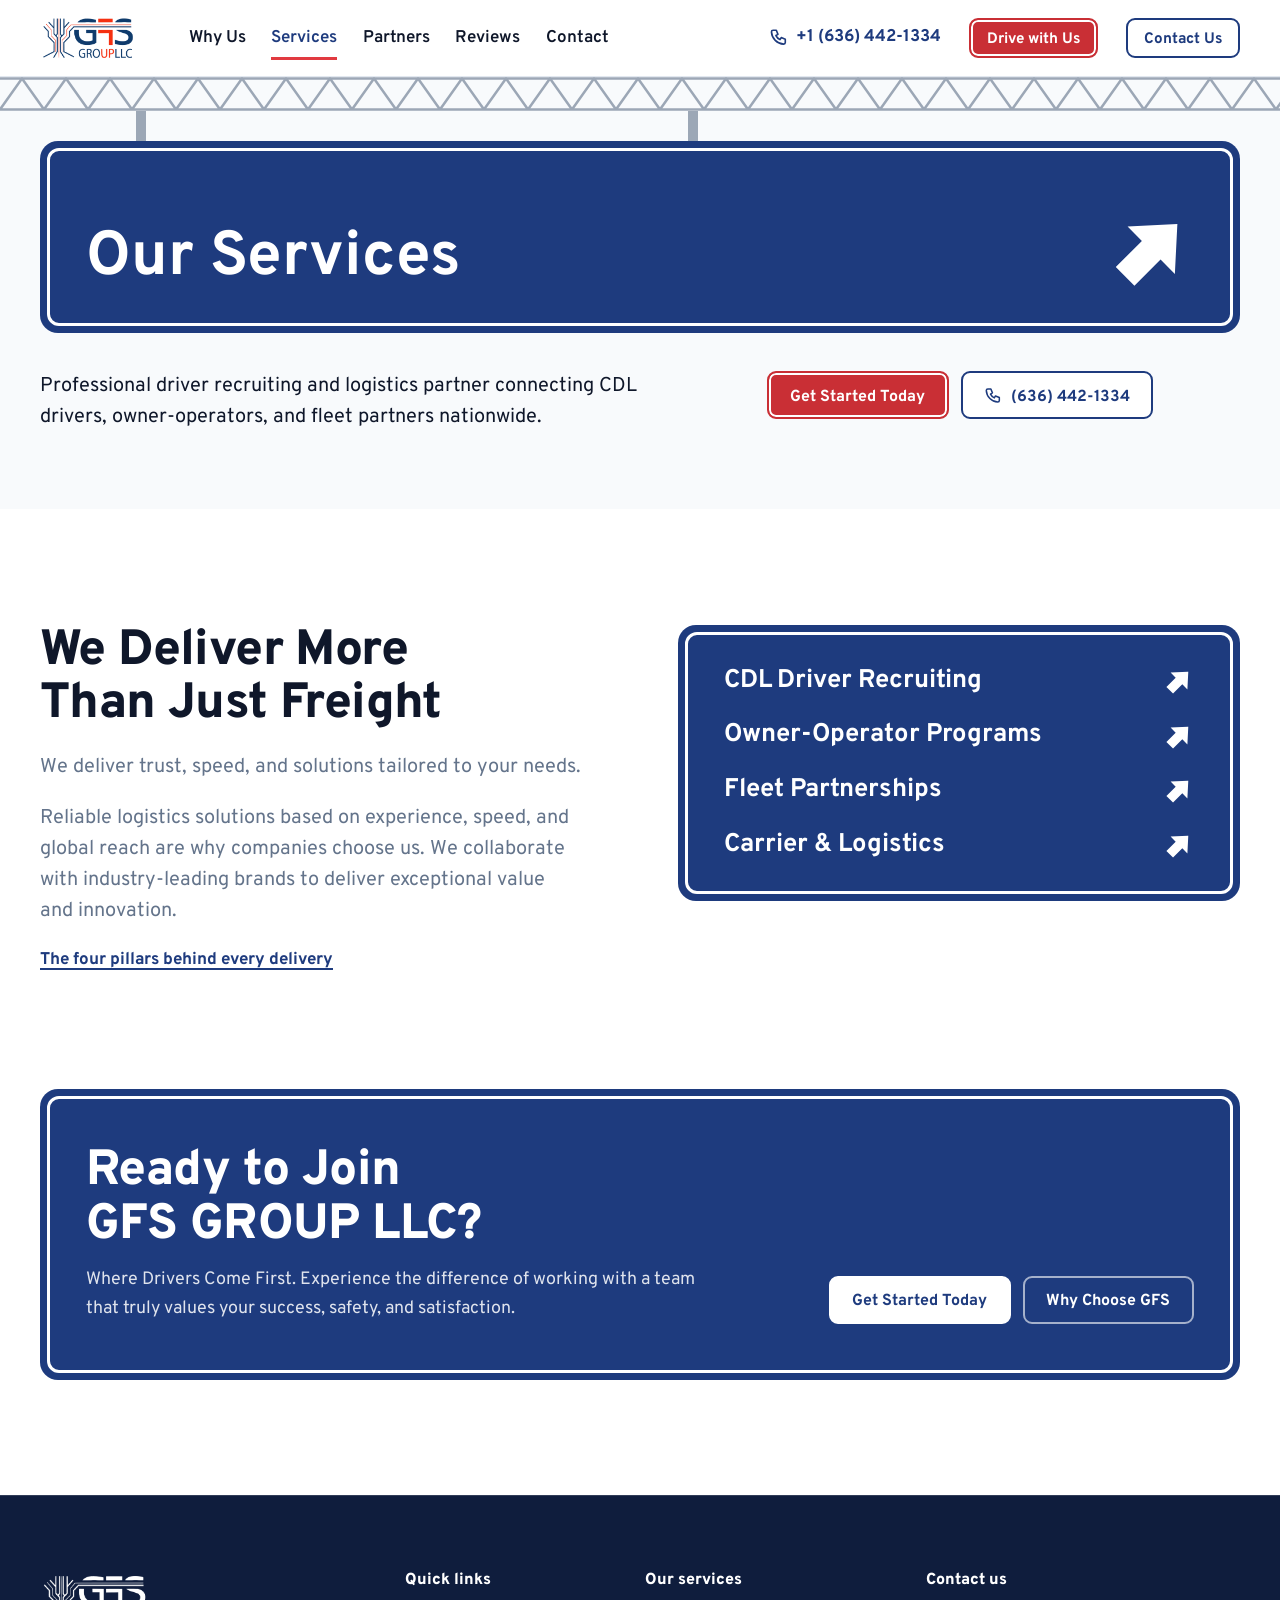
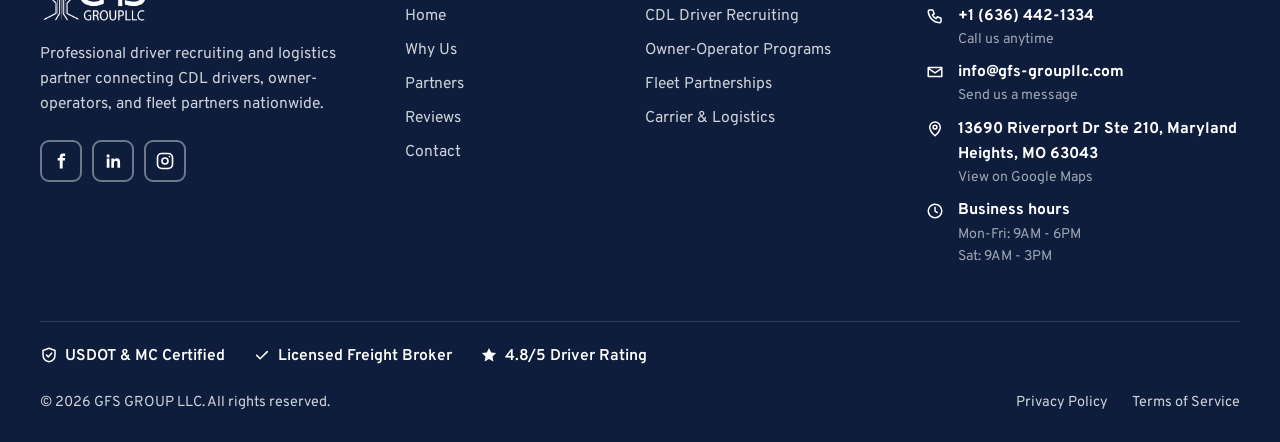
<file: services.html>
<!doctype html>
<html lang="en">
<head>
<meta charset="utf-8">
<meta name="viewport" content="width=device-width, initial-scale=1">
<title>Services — GFS GROUP LLC</title>
<meta name="description" content="CDL driver recruiting, owner-operator programs, fleet partnerships, and carrier and logistics services across 48 states.">
<meta name="keywords" content="CDL driver jobs, truck driver recruiting, owner operator, fleet partners, trucking company, driver careers">
<meta property="og:title" content="Services — GFS GROUP LLC">
<meta property="og:description" content="CDL driver recruiting, owner-operator programs, fleet partnerships, and carrier and logistics services across 48 states.">
<meta property="og:type" content="website">
<meta name="theme-color" content="#1e3b7e">
<meta name="robots" content="noindex, nofollow">
<link rel="icon" href="assets/img/favicon.svg" type="image/svg+xml">
<link rel="preconnect" href="https://fonts.googleapis.com">
<link rel="preconnect" href="https://fonts.gstatic.com" crossorigin>
<link href="https://fonts.googleapis.com/css2?family=Overpass:wght@400;600;700;800&amp;display=swap" rel="stylesheet">
<link rel="stylesheet" href="assets/css/site.css">
</head>
<body>

<a class="skip" href="#main">Skip to content</a>
<svg xmlns="http://www.w3.org/2000/svg" width="0" height="0" style="position:absolute" aria-hidden="true"><symbol id="i-phone" viewBox="0 0 24 24"><g fill="none" stroke="currentColor" stroke-width="2" stroke-linecap="round" stroke-linejoin="round"><path d="M5 4h4l2 5-2.5 1.5a11 11 0 0 0 5 5L15 13l5 2v4a2 2 0 0 1-2 2A16 16 0 0 1 3 6a2 2 0 0 1 2-2z"/></g></symbol><symbol id="i-mail" viewBox="0 0 24 24"><g fill="none" stroke="currentColor" stroke-width="2" stroke-linecap="round" stroke-linejoin="round"><path d="M3 6h18v12H3zM3 7l9 6 9-6"/></g></symbol><symbol id="i-pin" viewBox="0 0 24 24"><g fill="none" stroke="currentColor" stroke-width="2" stroke-linecap="round" stroke-linejoin="round"><path d="M12 21s7-6.2 7-11.5a7 7 0 0 0-14 0C5 14.8 12 21 12 21z"/><circle cx="12" cy="9.5" r="2.5"/></g></symbol><symbol id="i-clock" viewBox="0 0 24 24"><g fill="none" stroke="currentColor" stroke-width="2" stroke-linecap="round" stroke-linejoin="round"><circle cx="12" cy="12" r="9"/><path d="M12 7v5l3 2"/></g></symbol><symbol id="i-check" viewBox="0 0 24 24"><g fill="none" stroke="currentColor" stroke-width="2" stroke-linecap="round" stroke-linejoin="round"><path d="M5 12.5l4.5 4.5L19 7.5"/></g></symbol><symbol id="i-menu" viewBox="0 0 24 24"><g fill="none" stroke="currentColor" stroke-width="2" stroke-linecap="round" stroke-linejoin="round"><path d="M4 7h16M4 12h16M4 17h16"/></g></symbol><symbol id="i-close" viewBox="0 0 24 24"><g fill="none" stroke="currentColor" stroke-width="2" stroke-linecap="round" stroke-linejoin="round"><path d="M6 6l12 12M18 6L6 18"/></g></symbol><symbol id="i-pause" viewBox="0 0 24 24"><g fill="none" stroke="currentColor" stroke-width="2" stroke-linecap="round" stroke-linejoin="round"><path d="M8 5v14M16 5v14"/></g></symbol><symbol id="i-instagram" viewBox="0 0 24 24"><g fill="none" stroke="currentColor" stroke-width="2" stroke-linecap="round" stroke-linejoin="round"><rect x="3" y="3" width="18" height="18" rx="5"/><circle cx="12" cy="12" r="3.6"/><path d="M17.3 6.7h.01"/></g></symbol><symbol id="i-deposit" viewBox="0 0 24 24"><g fill="none" stroke="currentColor" stroke-width="2" stroke-linecap="round" stroke-linejoin="round"><rect x="3" y="6" width="18" height="12" rx="1.5"/><circle cx="12" cy="12" r="2.6"/><path d="M6.5 9.5v.01M17.5 14.5v.01"/></g></symbol><symbol id="i-lanes" viewBox="0 0 24 24"><g fill="none" stroke="currentColor" stroke-width="2" stroke-linecap="round" stroke-linejoin="round"><path d="M9 3L5 21M15 3l4 18M12 4.5v2.5M12 10.5V13M12 16.5V19"/></g></symbol><symbol id="i-home" viewBox="0 0 24 24"><g fill="none" stroke="currentColor" stroke-width="2" stroke-linecap="round" stroke-linejoin="round"><path d="M4 11l8-7 8 7M6 9.5V20h12V9.5M10 20v-6h4v6"/></g></symbol><symbol id="i-medal" viewBox="0 0 24 24"><g fill="none" stroke="currentColor" stroke-width="2" stroke-linecap="round" stroke-linejoin="round"><circle cx="12" cy="9" r="5"/><path d="M9 13.4L7.5 21l4.5-2.5 4.5 2.5-1.5-7.6"/></g></symbol><symbol id="i-growth" viewBox="0 0 24 24"><g fill="none" stroke="currentColor" stroke-width="2" stroke-linecap="round" stroke-linejoin="round"><path d="M4 20h16M5 16l5-5 3 3 6-7M15 7h4v4"/></g></symbol><symbol id="i-truck" viewBox="0 0 24 24"><g fill="none" stroke="currentColor" stroke-width="2" stroke-linecap="round" stroke-linejoin="round"><path d="M3 6h11v10H3zM14 9h4l3 3v4h-7z"/><circle cx="7" cy="17.5" r="2"/><circle cx="17" cy="17.5" r="2"/></g></symbol><symbol id="i-shield" viewBox="0 0 24 24"><g fill="none" stroke="currentColor" stroke-width="2" stroke-linecap="round" stroke-linejoin="round"><path d="M12 3l8 3v6c0 4.5-3.2 8-8 9-4.8-1-8-4.5-8-9V6zM8.5 12l2.5 2.5 4.5-5"/></g></symbol><symbol id="i-headset" viewBox="0 0 24 24"><g fill="none" stroke="currentColor" stroke-width="2" stroke-linecap="round" stroke-linejoin="round"><path d="M5 14v-2a7 7 0 0 1 14 0v2M5 13h2.5v5H6a1 1 0 0 1-1-1zM19 13h-2.5v5H18a1 1 0 0 0 1-1zM18.5 18.5c0 1.4-1.6 2.2-4 2.2"/></g></symbol><symbol id="i-chat" viewBox="0 0 24 24"><g fill="none" stroke="currentColor" stroke-width="2" stroke-linecap="round" stroke-linejoin="round"><path d="M4 5h16v11H10l-5 4v-4H4z"/></g></symbol><symbol id="i-star" viewBox="0 0 24 24"><g fill="currentColor"><path d="M12 2.6l2.9 5.9 6.5.9-4.7 4.6 1.1 6.5L12 17.4l-5.8 3.1 1.1-6.5L2.6 9.4l6.5-.9z"/></g></symbol><symbol id="i-play" viewBox="0 0 24 24"><g fill="currentColor"><path d="M7 5l12 7-12 7z"/></g></symbol><symbol id="i-facebook" viewBox="0 0 24 24"><g fill="currentColor"><path d="M14 8.5V7c0-.8.5-1 1-1h2V3h-2.7C11.6 3 10.5 4.8 10.5 6.8v1.7H8v3h2.5V21H14v-9.5h2.6l.4-3z"/></g></symbol><symbol id="i-linkedin" viewBox="0 0 24 24"><g fill="currentColor"><path d="M4.5 9h3.2v11H4.5zM6.1 4a1.9 1.9 0 1 1 0 3.8 1.9 1.9 0 0 1 0-3.8zM10 9h3v1.6c.5-1 1.7-1.9 3.5-1.9 3 0 4 1.9 4 4.9V20h-3.2v-5.6c0-1.5-.4-2.6-1.9-2.6s-2.2 1.1-2.2 2.6V20H10z"/></g></symbol><symbol id="i-arrow" viewBox="0 0 48 48"><path transform="rotate(45 24 24)" d="M24 3 43 24H31.5v21h-15V24H5z"/></symbol></svg>
<header class="site-header">
  <div class="wrap site-header__in">
    <a class="brand" href="index.html" aria-label="GFS GROUP LLC — home"><img src="assets/img/logo.png" alt="GFS GROUP LLC" width="120" height="46"></a>
    <nav class="nav" aria-label="Main"><a href="why-us.html">Why Us</a><a href="services.html" aria-current="page">Services</a><a href="partners.html">Partners</a><a href="reviews.html">Reviews</a><a href="contact-us.html">Contact</a></nav>
    <a class="header__phone" href="tel:+16364421334"><svg class="icon" aria-hidden="true"><use href="#i-phone"/></svg>+1 (636) 442-1334</a>
    <a class="btn btn--primary btn--sm" href="https://intelliapp.driverapponline.com/c/2415900?r=Noza" target="_blank" rel="noopener">Drive with Us</a>
    <a class="btn btn--line btn--sm" href="contact-us.html#inline-bQz7IIiAOwL2rSPfubC0">Contact Us</a>
    <button class="menu-btn" type="button" aria-expanded="false" aria-controls="menu"><svg class="icon i-open" aria-hidden="true"><use href="#i-menu"/></svg><svg class="icon i-close" aria-hidden="true"><use href="#i-close"/></svg><span class="menu-btn__label">Menu</span></button>
  </div>
  <div class="menu" id="menu" hidden>
    <nav class="sign" aria-label="Mobile"><ul class="menu__list"><li><a href="index.html">Home<svg class="" viewBox="0 0 48 48" aria-hidden="true"><use href="#i-arrow"/></svg></a></li><li><a href="why-us.html">Why Us<svg class="" viewBox="0 0 48 48" aria-hidden="true"><use href="#i-arrow"/></svg></a></li><li><a href="services.html">Services<svg class="" viewBox="0 0 48 48" aria-hidden="true"><use href="#i-arrow"/></svg></a></li><li><a href="partners.html">Partners<svg class="" viewBox="0 0 48 48" aria-hidden="true"><use href="#i-arrow"/></svg></a></li><li><a href="reviews.html">Reviews<svg class="" viewBox="0 0 48 48" aria-hidden="true"><use href="#i-arrow"/></svg></a></li><li><a href="contact-us.html">Contact<svg class="" viewBox="0 0 48 48" aria-hidden="true"><use href="#i-arrow"/></svg></a></li></ul></nav>
    <div class="menu__extra">
      <a class="btn btn--line" href="tel:+16364421334"><svg class="icon" aria-hidden="true"><use href="#i-phone"/></svg>+1 (636) 442-1334</a>
      <a class="btn btn--blue" href="contact-us.html#inline-bQz7IIiAOwL2rSPfubC0">Contact Us</a>
    </div>
  </div>
</header>
<main id="main">
<section class="page-hero"><div class="gantry" aria-hidden="true"></div><div class="wrap"><div class="rig"><div class="sign sign--title sign--lit is-swept"><h1>Our Services</h1><svg class="sign__arrow" viewBox="0 0 48 48" aria-hidden="true"><use href="#i-arrow"/></svg></div></div><div class="page-hero__below"><p class="lead">Professional driver recruiting and logistics partner connecting CDL drivers, owner-operators, and fleet partners nationwide.</p><div class="page-hero__side"><div class="btn-row"><a class="btn btn--primary" href="contact-us.html">Get Started Today</a><a class="btn btn--line" href="tel:+16364421334"><svg class="icon" aria-hidden="true"><use href="#i-phone"/></svg>(636) 442-1334</a></div></div></div></div></section>
<section class="section">
  <div class="wrap split split--even">
    <div class="split__aside">
      <h2>We Deliver More Than Just Freight</h2>
      <p class="lead">We deliver trust, speed, and solutions tailored to your needs.</p>
      <p class="lead">Reliable logistics solutions based on experience, speed, and global reach are why companies choose us. We collaborate with industry-leading brands to deliver exceptional value and innovation.</p>
      <a class="text-link" href="index.html#pillars">The four pillars behind every delivery</a>
    </div>
    <div class="sign sign--mileage sign--list"><dl><div class="mile-row"><dt>CDL Driver Recruiting</dt><dd><svg class="mile-arrow" viewBox="0 0 48 48" aria-hidden="true"><use href="#i-arrow"/></svg></dd></div><div class="mile-row"><dt>Owner-Operator Programs</dt><dd><svg class="mile-arrow" viewBox="0 0 48 48" aria-hidden="true"><use href="#i-arrow"/></svg></dd></div><div class="mile-row"><dt>Fleet Partnerships</dt><dd><svg class="mile-arrow" viewBox="0 0 48 48" aria-hidden="true"><use href="#i-arrow"/></svg></dd></div><div class="mile-row"><dt>Carrier &amp; Logistics</dt><dd><svg class="mile-arrow" viewBox="0 0 48 48" aria-hidden="true"><use href="#i-arrow"/></svg></dd></div></dl></div>
  </div>
</section>
<section class="section section--flush-top"><div class="wrap"><div class="tabbed"><div class="sign sign--cta"><div><h2>Ready to Join GFS GROUP LLC?</h2><p>Where Drivers Come First. Experience the difference of working with a team that truly values your success, safety, and satisfaction.</p></div><div class="btn-row"><a class="btn btn--white" href="contact-us.html">Get Started Today</a><a class="btn btn--ghost" href="why-us.html">Why Choose GFS</a></div></div></div></div></section>
</main>

<footer class="footer">
  <div class="wrap">
    <div class="footer__grid">
      <div class="footer__about">
        <img class="footer__logo" src="assets/img/logo.png" alt="GFS GROUP LLC" width="136" height="52" loading="lazy">
        <p>Professional driver recruiting and logistics partner connecting CDL drivers, owner-operators, and fleet partners nationwide.</p>
        <ul class="socials">
          <li><a href="https://www.facebook.com/profile.php?id=61563779612468" target="_blank" rel="noopener" aria-label="Facebook"><svg class="icon" aria-hidden="true"><use href="#i-facebook"/></svg></a></li>
          <li><a href="https://www.linkedin.com/company/g-f-s-group-llc" target="_blank" rel="noopener" aria-label="LinkedIn"><svg class="icon" aria-hidden="true"><use href="#i-linkedin"/></svg></a></li>
          <li><a href="https://www.instagram.com/gfsgroupllc" target="_blank" rel="noopener" aria-label="Instagram"><svg class="icon" aria-hidden="true"><use href="#i-instagram"/></svg></a></li>
        </ul>
      </div>
      <nav aria-label="Quick links"><h2>Quick links</h2><ul><li><a href="index.html">Home</a></li><li><a href="why-us.html">Why Us</a></li><li><a href="partners.html">Partners</a></li><li><a href="reviews.html">Reviews</a></li><li><a href="contact-us.html">Contact</a></li></ul></nav>
      <nav aria-label="Our services"><h2>Our services</h2><ul><li><a href="services.html">CDL Driver Recruiting</a></li><li><a href="services.html">Owner-Operator Programs</a></li><li><a href="services.html">Fleet Partnerships</a></li><li><a href="services.html">Carrier &amp; Logistics</a></li></ul></nav>
      <div><h2>Contact us</h2>
        <ul class="footer__contact">
          <li><svg class="icon" aria-hidden="true"><use href="#i-phone"/></svg><span><a href="tel:+16364421334"><b>+1 (636) 442-1334</b></a><small>Call us anytime</small></span></li>
          <li><svg class="icon" aria-hidden="true"><use href="#i-mail"/></svg><span><a href="mailto:info@gfs-groupllc.com"><b>info@gfs-groupllc.com</b></a><small>Send us a message</small></span></li>
          <li><svg class="icon" aria-hidden="true"><use href="#i-pin"/></svg><span><a href="https://maps.google.com/?q=13690+Riverport+Dr+STE+210,+Maryland+Heights,+MO+63043" target="_blank" rel="noopener"><b>13690 Riverport Dr Ste 210, Maryland Heights, MO 63043</b></a><small>View on Google Maps</small></span></li>
          <li><svg class="icon" aria-hidden="true"><use href="#i-clock"/></svg><span><b>Business hours</b><small>Mon-Fri: 9AM - 6PM<br>Sat: 9AM - 3PM</small></span></li>
        </ul>
      </div>
    </div>
    <ul class="creds">
      <li><svg class="icon" aria-hidden="true"><use href="#i-shield"/></svg>USDOT &amp; MC Certified</li>
      <li><svg class="icon" aria-hidden="true"><use href="#i-check"/></svg>Licensed Freight Broker</li>
      <li><svg class="icon" aria-hidden="true"><use href="#i-star"/></svg>4.8/5 Driver Rating</li>
    </ul>
    <div class="footer__bar">
      <p>© 2026 GFS GROUP LLC. All rights reserved.</p>
      <ul><li><a href="privacy-policy.html">Privacy Policy</a></li><li><a href="terms-of-service.html">Terms of Service</a></li></ul>
    </div>
  </div>
</footer>
<script src="assets/js/site.js" defer></script>
</body>
</html>
</file>
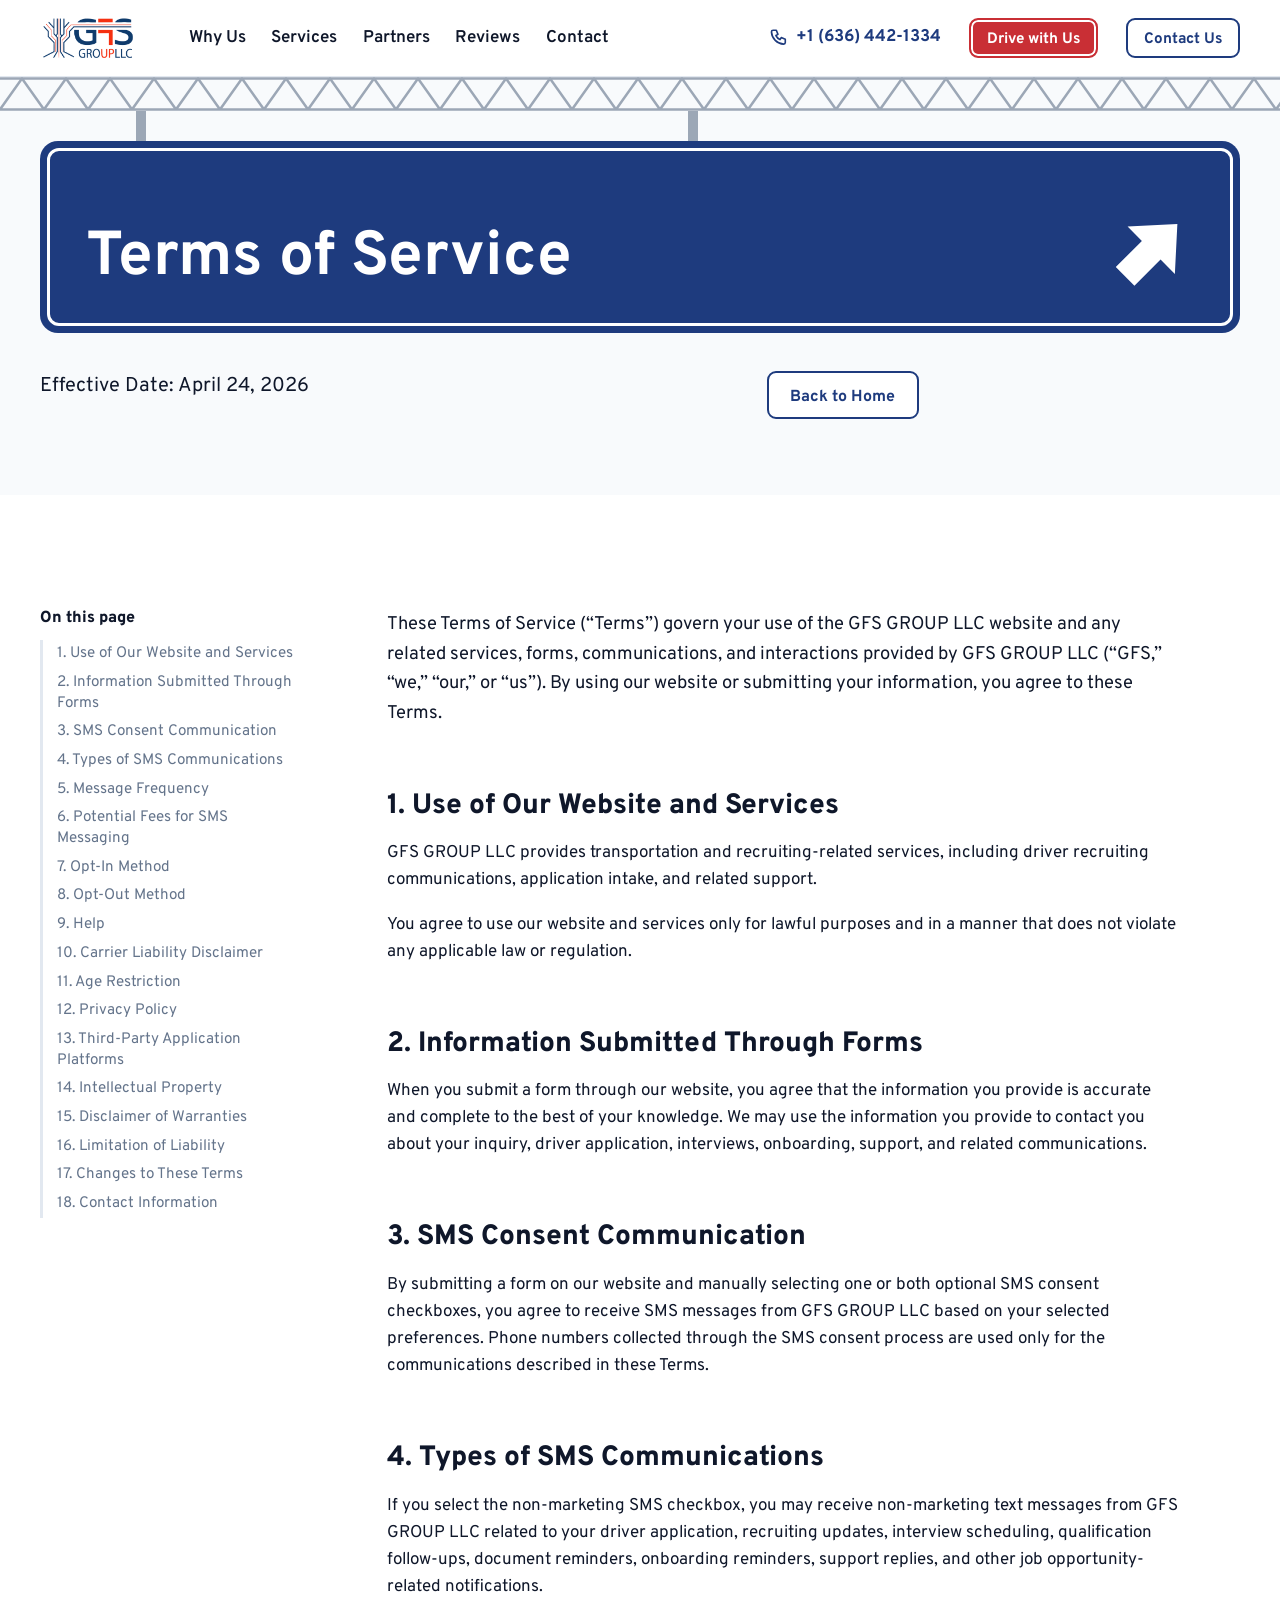
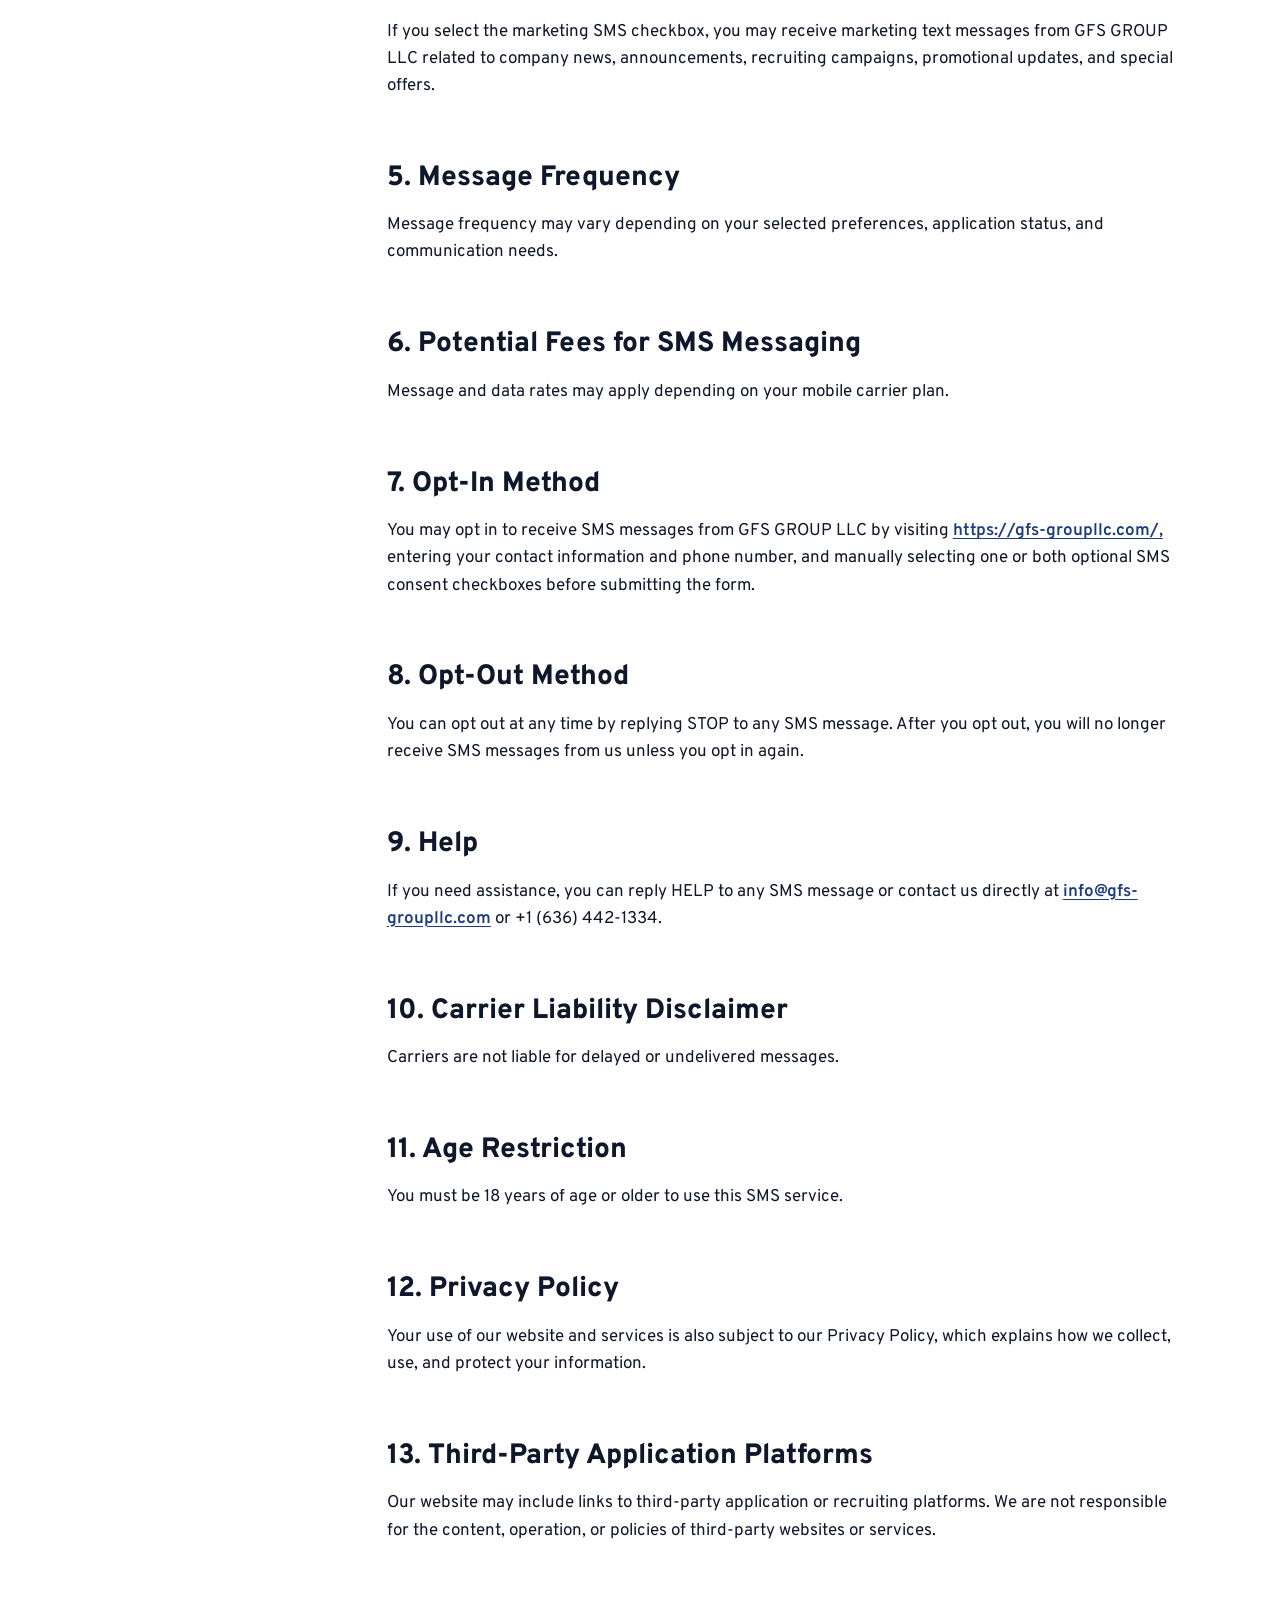
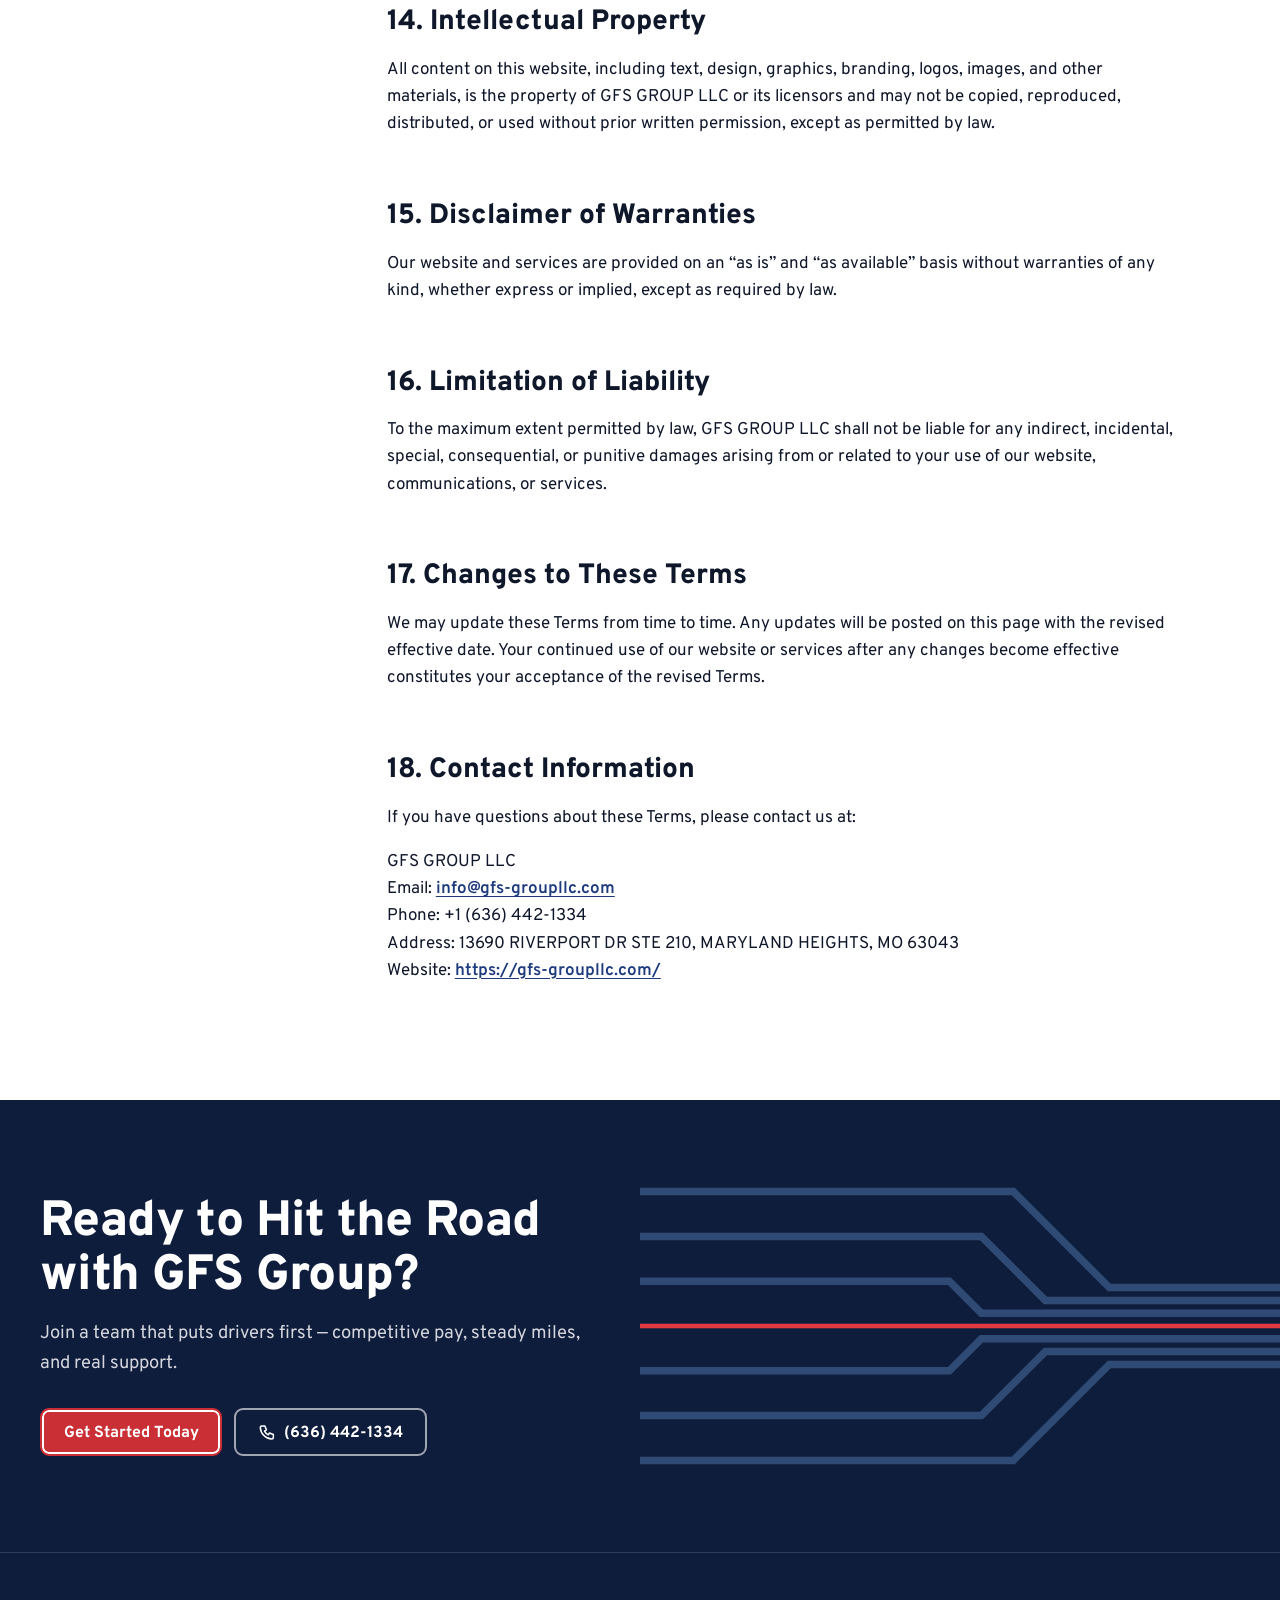
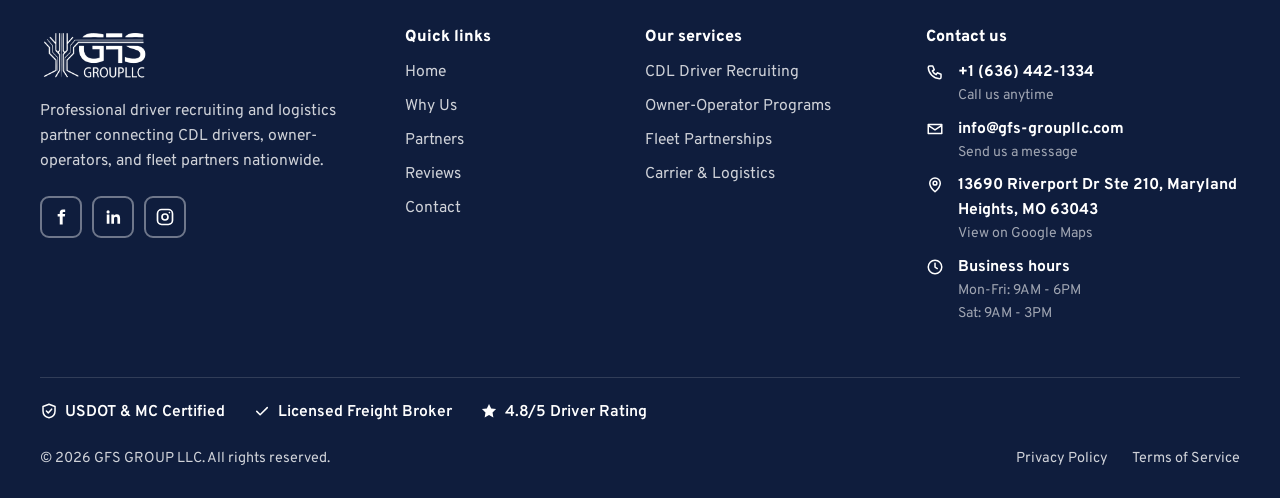
<file: terms-of-service.html>
<!doctype html>
<html lang="en">
<head>
<meta charset="utf-8">
<meta name="viewport" content="width=device-width, initial-scale=1">
<title>Terms of Service — GFS GROUP LLC</title>
<meta name="description" content="Terms of Service for the GFS GROUP LLC website and services.">
<meta name="keywords" content="CDL driver jobs, truck driver recruiting, owner operator, fleet partners, trucking company, driver careers">
<meta property="og:title" content="Terms of Service — GFS GROUP LLC">
<meta property="og:description" content="Terms of Service for the GFS GROUP LLC website and services.">
<meta property="og:type" content="website">
<meta name="theme-color" content="#1e3b7e">
<meta name="robots" content="noindex, nofollow">
<link rel="icon" href="assets/img/favicon.svg" type="image/svg+xml">
<link rel="preconnect" href="https://fonts.googleapis.com">
<link rel="preconnect" href="https://fonts.gstatic.com" crossorigin>
<link href="https://fonts.googleapis.com/css2?family=Overpass:wght@400;600;700;800&amp;display=swap" rel="stylesheet">
<link rel="stylesheet" href="assets/css/site.css">
</head>
<body>

<a class="skip" href="#main">Skip to content</a>
<svg xmlns="http://www.w3.org/2000/svg" width="0" height="0" style="position:absolute" aria-hidden="true"><symbol id="i-phone" viewBox="0 0 24 24"><g fill="none" stroke="currentColor" stroke-width="2" stroke-linecap="round" stroke-linejoin="round"><path d="M5 4h4l2 5-2.5 1.5a11 11 0 0 0 5 5L15 13l5 2v4a2 2 0 0 1-2 2A16 16 0 0 1 3 6a2 2 0 0 1 2-2z"/></g></symbol><symbol id="i-mail" viewBox="0 0 24 24"><g fill="none" stroke="currentColor" stroke-width="2" stroke-linecap="round" stroke-linejoin="round"><path d="M3 6h18v12H3zM3 7l9 6 9-6"/></g></symbol><symbol id="i-pin" viewBox="0 0 24 24"><g fill="none" stroke="currentColor" stroke-width="2" stroke-linecap="round" stroke-linejoin="round"><path d="M12 21s7-6.2 7-11.5a7 7 0 0 0-14 0C5 14.8 12 21 12 21z"/><circle cx="12" cy="9.5" r="2.5"/></g></symbol><symbol id="i-clock" viewBox="0 0 24 24"><g fill="none" stroke="currentColor" stroke-width="2" stroke-linecap="round" stroke-linejoin="round"><circle cx="12" cy="12" r="9"/><path d="M12 7v5l3 2"/></g></symbol><symbol id="i-check" viewBox="0 0 24 24"><g fill="none" stroke="currentColor" stroke-width="2" stroke-linecap="round" stroke-linejoin="round"><path d="M5 12.5l4.5 4.5L19 7.5"/></g></symbol><symbol id="i-menu" viewBox="0 0 24 24"><g fill="none" stroke="currentColor" stroke-width="2" stroke-linecap="round" stroke-linejoin="round"><path d="M4 7h16M4 12h16M4 17h16"/></g></symbol><symbol id="i-close" viewBox="0 0 24 24"><g fill="none" stroke="currentColor" stroke-width="2" stroke-linecap="round" stroke-linejoin="round"><path d="M6 6l12 12M18 6L6 18"/></g></symbol><symbol id="i-pause" viewBox="0 0 24 24"><g fill="none" stroke="currentColor" stroke-width="2" stroke-linecap="round" stroke-linejoin="round"><path d="M8 5v14M16 5v14"/></g></symbol><symbol id="i-instagram" viewBox="0 0 24 24"><g fill="none" stroke="currentColor" stroke-width="2" stroke-linecap="round" stroke-linejoin="round"><rect x="3" y="3" width="18" height="18" rx="5"/><circle cx="12" cy="12" r="3.6"/><path d="M17.3 6.7h.01"/></g></symbol><symbol id="i-deposit" viewBox="0 0 24 24"><g fill="none" stroke="currentColor" stroke-width="2" stroke-linecap="round" stroke-linejoin="round"><rect x="3" y="6" width="18" height="12" rx="1.5"/><circle cx="12" cy="12" r="2.6"/><path d="M6.5 9.5v.01M17.5 14.5v.01"/></g></symbol><symbol id="i-lanes" viewBox="0 0 24 24"><g fill="none" stroke="currentColor" stroke-width="2" stroke-linecap="round" stroke-linejoin="round"><path d="M9 3L5 21M15 3l4 18M12 4.5v2.5M12 10.5V13M12 16.5V19"/></g></symbol><symbol id="i-home" viewBox="0 0 24 24"><g fill="none" stroke="currentColor" stroke-width="2" stroke-linecap="round" stroke-linejoin="round"><path d="M4 11l8-7 8 7M6 9.5V20h12V9.5M10 20v-6h4v6"/></g></symbol><symbol id="i-medal" viewBox="0 0 24 24"><g fill="none" stroke="currentColor" stroke-width="2" stroke-linecap="round" stroke-linejoin="round"><circle cx="12" cy="9" r="5"/><path d="M9 13.4L7.5 21l4.5-2.5 4.5 2.5-1.5-7.6"/></g></symbol><symbol id="i-growth" viewBox="0 0 24 24"><g fill="none" stroke="currentColor" stroke-width="2" stroke-linecap="round" stroke-linejoin="round"><path d="M4 20h16M5 16l5-5 3 3 6-7M15 7h4v4"/></g></symbol><symbol id="i-truck" viewBox="0 0 24 24"><g fill="none" stroke="currentColor" stroke-width="2" stroke-linecap="round" stroke-linejoin="round"><path d="M3 6h11v10H3zM14 9h4l3 3v4h-7z"/><circle cx="7" cy="17.5" r="2"/><circle cx="17" cy="17.5" r="2"/></g></symbol><symbol id="i-shield" viewBox="0 0 24 24"><g fill="none" stroke="currentColor" stroke-width="2" stroke-linecap="round" stroke-linejoin="round"><path d="M12 3l8 3v6c0 4.5-3.2 8-8 9-4.8-1-8-4.5-8-9V6zM8.5 12l2.5 2.5 4.5-5"/></g></symbol><symbol id="i-headset" viewBox="0 0 24 24"><g fill="none" stroke="currentColor" stroke-width="2" stroke-linecap="round" stroke-linejoin="round"><path d="M5 14v-2a7 7 0 0 1 14 0v2M5 13h2.5v5H6a1 1 0 0 1-1-1zM19 13h-2.5v5H18a1 1 0 0 0 1-1zM18.5 18.5c0 1.4-1.6 2.2-4 2.2"/></g></symbol><symbol id="i-chat" viewBox="0 0 24 24"><g fill="none" stroke="currentColor" stroke-width="2" stroke-linecap="round" stroke-linejoin="round"><path d="M4 5h16v11H10l-5 4v-4H4z"/></g></symbol><symbol id="i-star" viewBox="0 0 24 24"><g fill="currentColor"><path d="M12 2.6l2.9 5.9 6.5.9-4.7 4.6 1.1 6.5L12 17.4l-5.8 3.1 1.1-6.5L2.6 9.4l6.5-.9z"/></g></symbol><symbol id="i-play" viewBox="0 0 24 24"><g fill="currentColor"><path d="M7 5l12 7-12 7z"/></g></symbol><symbol id="i-facebook" viewBox="0 0 24 24"><g fill="currentColor"><path d="M14 8.5V7c0-.8.5-1 1-1h2V3h-2.7C11.6 3 10.5 4.8 10.5 6.8v1.7H8v3h2.5V21H14v-9.5h2.6l.4-3z"/></g></symbol><symbol id="i-linkedin" viewBox="0 0 24 24"><g fill="currentColor"><path d="M4.5 9h3.2v11H4.5zM6.1 4a1.9 1.9 0 1 1 0 3.8 1.9 1.9 0 0 1 0-3.8zM10 9h3v1.6c.5-1 1.7-1.9 3.5-1.9 3 0 4 1.9 4 4.9V20h-3.2v-5.6c0-1.5-.4-2.6-1.9-2.6s-2.2 1.1-2.2 2.6V20H10z"/></g></symbol><symbol id="i-arrow" viewBox="0 0 48 48"><path transform="rotate(45 24 24)" d="M24 3 43 24H31.5v21h-15V24H5z"/></symbol></svg>
<header class="site-header">
  <div class="wrap site-header__in">
    <a class="brand" href="index.html" aria-label="GFS GROUP LLC — home"><img src="assets/img/logo.png" alt="GFS GROUP LLC" width="120" height="46"></a>
    <nav class="nav" aria-label="Main"><a href="why-us.html">Why Us</a><a href="services.html">Services</a><a href="partners.html">Partners</a><a href="reviews.html">Reviews</a><a href="contact-us.html">Contact</a></nav>
    <a class="header__phone" href="tel:+16364421334"><svg class="icon" aria-hidden="true"><use href="#i-phone"/></svg>+1 (636) 442-1334</a>
    <a class="btn btn--primary btn--sm" href="https://intelliapp.driverapponline.com/c/2415900?r=Noza" target="_blank" rel="noopener">Drive with Us</a>
    <a class="btn btn--line btn--sm" href="contact-us.html#inline-bQz7IIiAOwL2rSPfubC0">Contact Us</a>
    <button class="menu-btn" type="button" aria-expanded="false" aria-controls="menu"><svg class="icon i-open" aria-hidden="true"><use href="#i-menu"/></svg><svg class="icon i-close" aria-hidden="true"><use href="#i-close"/></svg><span class="menu-btn__label">Menu</span></button>
  </div>
  <div class="menu" id="menu" hidden>
    <nav class="sign" aria-label="Mobile"><ul class="menu__list"><li><a href="index.html">Home<svg class="" viewBox="0 0 48 48" aria-hidden="true"><use href="#i-arrow"/></svg></a></li><li><a href="why-us.html">Why Us<svg class="" viewBox="0 0 48 48" aria-hidden="true"><use href="#i-arrow"/></svg></a></li><li><a href="services.html">Services<svg class="" viewBox="0 0 48 48" aria-hidden="true"><use href="#i-arrow"/></svg></a></li><li><a href="partners.html">Partners<svg class="" viewBox="0 0 48 48" aria-hidden="true"><use href="#i-arrow"/></svg></a></li><li><a href="reviews.html">Reviews<svg class="" viewBox="0 0 48 48" aria-hidden="true"><use href="#i-arrow"/></svg></a></li><li><a href="contact-us.html">Contact<svg class="" viewBox="0 0 48 48" aria-hidden="true"><use href="#i-arrow"/></svg></a></li></ul></nav>
    <div class="menu__extra">
      <a class="btn btn--line" href="tel:+16364421334"><svg class="icon" aria-hidden="true"><use href="#i-phone"/></svg>+1 (636) 442-1334</a>
      <a class="btn btn--blue" href="contact-us.html#inline-bQz7IIiAOwL2rSPfubC0">Contact Us</a>
    </div>
  </div>
</header>
<main id="main">
<section class="page-hero"><div class="gantry" aria-hidden="true"></div><div class="wrap"><div class="rig"><div class="sign sign--title sign--lit is-swept"><h1>Terms of Service</h1><svg class="sign__arrow" viewBox="0 0 48 48" aria-hidden="true"><use href="#i-arrow"/></svg></div></div><div class="page-hero__below"><p class="lead">Effective Date: April 24, 2026</p><div class="page-hero__side"><div class="btn-row"><a class="btn btn--line" href="index.html">Back to Home</a></div></div></div></div></section>
<section class="section">
  <div class="wrap legal">
    <nav class="toc" aria-label="On this page"><h2>On this page</h2><ol><li><a href="#s1">Use of Our Website and Services</a></li><li><a href="#s2">Information Submitted Through Forms</a></li><li><a href="#s3">SMS Consent Communication</a></li><li><a href="#s4">Types of SMS Communications</a></li><li><a href="#s5">Message Frequency</a></li><li><a href="#s6">Potential Fees for SMS Messaging</a></li><li><a href="#s7">Opt-In Method</a></li><li><a href="#s8">Opt-Out Method</a></li><li><a href="#s9">Help</a></li><li><a href="#s10">Carrier Liability Disclaimer</a></li><li><a href="#s11">Age Restriction</a></li><li><a href="#s12">Privacy Policy</a></li><li><a href="#s13">Third-Party Application Platforms</a></li><li><a href="#s14">Intellectual Property</a></li><li><a href="#s15">Disclaimer of Warranties</a></li><li><a href="#s16">Limitation of Liability</a></li><li><a href="#s17">Changes to These Terms</a></li><li><a href="#s18">Contact Information</a></li></ol></nav>
    <div class="prose"><p class="intro">These Terms of Service (“Terms”) govern your use of the GFS GROUP LLC website and any related services, forms, communications, and interactions provided by GFS GROUP LLC (“GFS,” “we,” “our,” or “us”). By using our website or submitting your information, you agree to these Terms.</p><h2 id="s1">1. Use of Our Website and Services</h2><p>GFS GROUP LLC provides transportation and recruiting-related services, including driver recruiting communications, application intake, and related support.</p><p>You agree to use our website and services only for lawful purposes and in a manner that does not violate any applicable law or regulation.</p><h2 id="s2">2. Information Submitted Through Forms</h2><p>When you submit a form through our website, you agree that the information you provide is accurate and complete to the best of your knowledge. We may use the information you provide to contact you about your inquiry, driver application, interviews, onboarding, support, and related communications.</p><h2 id="s3">3. SMS Consent Communication</h2><p>By submitting a form on our website and manually selecting one or both optional SMS consent checkboxes, you agree to receive SMS messages from GFS GROUP LLC based on your selected preferences. Phone numbers collected through the SMS consent process are used only for the communications described in these Terms.</p><h2 id="s4">4. Types of SMS Communications</h2><p>If you select the non-marketing SMS checkbox, you may receive non-marketing text messages from GFS GROUP LLC related to your driver application, recruiting updates, interview scheduling, qualification follow-ups, document reminders, onboarding reminders, support replies, and other job opportunity-related notifications.</p><p>If you select the marketing SMS checkbox, you may receive marketing text messages from GFS GROUP LLC related to company news, announcements, recruiting campaigns, promotional updates, and special offers.</p><h2 id="s5">5. Message Frequency</h2><p>Message frequency may vary depending on your selected preferences, application status, and communication needs.</p><h2 id="s6">6. Potential Fees for SMS Messaging</h2><p>Message and data rates may apply depending on your mobile carrier plan.</p><h2 id="s7">7. Opt-In Method</h2><p>You may opt in to receive SMS messages from GFS GROUP LLC by visiting <a href="https://gfs-groupllc.com/,">https://gfs-groupllc.com/,</a> entering your contact information and phone number, and manually selecting one or both optional SMS consent checkboxes before submitting the form.</p><h2 id="s8">8. Opt-Out Method</h2><p>You can opt out at any time by replying STOP to any SMS message. After you opt out, you will no longer receive SMS messages from us unless you opt in again.</p><h2 id="s9">9. Help</h2><p>If you need assistance, you can reply HELP to any SMS message or contact us directly at <a href="mailto:info@gfs-groupllc.com">info@gfs-groupllc.com</a> or +1 (636) 442-1334.</p><h2 id="s10">10. Carrier Liability Disclaimer</h2><p>Carriers are not liable for delayed or undelivered messages.</p><h2 id="s11">11. Age Restriction</h2><p>You must be 18 years of age or older to use this SMS service.</p><h2 id="s12">12. Privacy Policy</h2><p>Your use of our website and services is also subject to our Privacy Policy, which explains how we collect, use, and protect your information.</p><h2 id="s13">13. Third-Party Application Platforms</h2><p>Our website may include links to third-party application or recruiting platforms. We are not responsible for the content, operation, or policies of third-party websites or services.</p><h2 id="s14">14. Intellectual Property</h2><p>All content on this website, including text, design, graphics, branding, logos, images, and other materials, is the property of GFS GROUP LLC or its licensors and may not be copied, reproduced, distributed, or used without prior written permission, except as permitted by law.</p><h2 id="s15">15. Disclaimer of Warranties</h2><p>Our website and services are provided on an “as is” and “as available” basis without warranties of any kind, whether express or implied, except as required by law.</p><h2 id="s16">16. Limitation of Liability</h2><p>To the maximum extent permitted by law, GFS GROUP LLC shall not be liable for any indirect, incidental, special, consequential, or punitive damages arising from or related to your use of our website, communications, or services.</p><h2 id="s17">17. Changes to These Terms</h2><p>We may update these Terms from time to time. Any updates will be posted on this page with the revised effective date. Your continued use of our website or services after any changes become effective constitutes your acceptance of the revised Terms.</p><h2 id="s18">18. Contact Information</h2><p>If you have questions about these Terms, please contact us at:</p><p>GFS GROUP LLC<br>Email: <a href="mailto:info@gfs-groupllc.com">info@gfs-groupllc.com</a><br>Phone: +1 (636) 442-1334<br>Address: 13690 RIVERPORT DR STE 210, MARYLAND HEIGHTS, MO 63043<br>Website: <a href="https://gfs-groupllc.com/">https://gfs-groupllc.com/</a></p></div>
  </div>
</section>

</main>

<section class="cta">
  <svg class="lanes" viewBox="0 0 600 300" fill="none" aria-hidden="true"><g stroke="#4a6fa5" stroke-opacity=".55" stroke-width="7"><path d="M600 114H440L350 24H0"/><path d="M600 126H380l-60-60H0"/><path d="M600 138H320l-30-30H0"/><path d="M600 162H320l-30 30H0"/><path d="M600 174H380l-60 60H0"/><path d="M600 186H440l-90 90H0"/></g><path d="M600 150H0" stroke="#e13a40" stroke-width="4"/></svg>
  <div class="wrap cta__in"><div class="cta__copy">
    <h2>Ready to Hit the Road with GFS Group?</h2>
    <p>Join a team that puts drivers first — competitive pay, steady miles, and real support.</p>
    <div class="btn-row"><a class="btn btn--primary" href="contact-us.html">Get Started Today</a><a class="btn btn--ghost" href="tel:+16364421334"><svg class="icon" aria-hidden="true"><use href="#i-phone"/></svg>(636) 442-1334</a></div>
  </div></div>
</section>
<footer class="footer">
  <div class="wrap">
    <div class="footer__grid">
      <div class="footer__about">
        <img class="footer__logo" src="assets/img/logo.png" alt="GFS GROUP LLC" width="136" height="52" loading="lazy">
        <p>Professional driver recruiting and logistics partner connecting CDL drivers, owner-operators, and fleet partners nationwide.</p>
        <ul class="socials">
          <li><a href="https://www.facebook.com/profile.php?id=61563779612468" target="_blank" rel="noopener" aria-label="Facebook"><svg class="icon" aria-hidden="true"><use href="#i-facebook"/></svg></a></li>
          <li><a href="https://www.linkedin.com/company/g-f-s-group-llc" target="_blank" rel="noopener" aria-label="LinkedIn"><svg class="icon" aria-hidden="true"><use href="#i-linkedin"/></svg></a></li>
          <li><a href="https://www.instagram.com/gfsgroupllc" target="_blank" rel="noopener" aria-label="Instagram"><svg class="icon" aria-hidden="true"><use href="#i-instagram"/></svg></a></li>
        </ul>
      </div>
      <nav aria-label="Quick links"><h2>Quick links</h2><ul><li><a href="index.html">Home</a></li><li><a href="why-us.html">Why Us</a></li><li><a href="partners.html">Partners</a></li><li><a href="reviews.html">Reviews</a></li><li><a href="contact-us.html">Contact</a></li></ul></nav>
      <nav aria-label="Our services"><h2>Our services</h2><ul><li><a href="services.html">CDL Driver Recruiting</a></li><li><a href="services.html">Owner-Operator Programs</a></li><li><a href="services.html">Fleet Partnerships</a></li><li><a href="services.html">Carrier &amp; Logistics</a></li></ul></nav>
      <div><h2>Contact us</h2>
        <ul class="footer__contact">
          <li><svg class="icon" aria-hidden="true"><use href="#i-phone"/></svg><span><a href="tel:+16364421334"><b>+1 (636) 442-1334</b></a><small>Call us anytime</small></span></li>
          <li><svg class="icon" aria-hidden="true"><use href="#i-mail"/></svg><span><a href="mailto:info@gfs-groupllc.com"><b>info@gfs-groupllc.com</b></a><small>Send us a message</small></span></li>
          <li><svg class="icon" aria-hidden="true"><use href="#i-pin"/></svg><span><a href="https://maps.google.com/?q=13690+Riverport+Dr+STE+210,+Maryland+Heights,+MO+63043" target="_blank" rel="noopener"><b>13690 Riverport Dr Ste 210, Maryland Heights, MO 63043</b></a><small>View on Google Maps</small></span></li>
          <li><svg class="icon" aria-hidden="true"><use href="#i-clock"/></svg><span><b>Business hours</b><small>Mon-Fri: 9AM - 6PM<br>Sat: 9AM - 3PM</small></span></li>
        </ul>
      </div>
    </div>
    <ul class="creds">
      <li><svg class="icon" aria-hidden="true"><use href="#i-shield"/></svg>USDOT &amp; MC Certified</li>
      <li><svg class="icon" aria-hidden="true"><use href="#i-check"/></svg>Licensed Freight Broker</li>
      <li><svg class="icon" aria-hidden="true"><use href="#i-star"/></svg>4.8/5 Driver Rating</li>
    </ul>
    <div class="footer__bar">
      <p>© 2026 GFS GROUP LLC. All rights reserved.</p>
      <ul><li><a href="privacy-policy.html">Privacy Policy</a></li><li><a href="terms-of-service.html">Terms of Service</a></li></ul>
    </div>
  </div>
</footer>
<script src="assets/js/site.js" defer></script>
</body>
</html>
</file>
<file: assets/css/site.css>
/* GFS GROUP LLC — highway signage system
   Colors are the existing brand tokens, unchanged. */

:root {
  --blue: #1e3b7e;
  --blue-dark: #0f1d3d;
  --blue-hover: #274b9a;
  --red: #e13a40;
  --red-hover: #c92f35;
  --red-deep: color-mix(in srgb, var(--red-hover) 84%, #000);
  --ink: #0f172a;
  --muted: #64748b;
  --bg: #fff;
  --surface: #f8fafc;
  --line: #e2e8f0;
  --steel: color-mix(in srgb, var(--muted) 62%, var(--surface));

  --font: "Overpass", "Segoe UI", system-ui, -apple-system, sans-serif;
  --wrap: 1240px;
  --gutter: clamp(20px, 4vw, 40px);
  --section: clamp(64px, 9vw, 124px);
}

*, *::before, *::after { box-sizing: border-box; }

html {
  scroll-behavior: smooth;
  scroll-padding-top: 96px;
  -webkit-text-size-adjust: 100%;
}

body {
  margin: 0;
  font-family: var(--font);
  font-size: 1.0625rem;
  line-height: 1.6;
  color: var(--ink);
  background: var(--bg);
  -webkit-font-smoothing: antialiased;
}

img, svg, iframe { display: block; max-width: 100%; }
a { color: inherit; }
h1, h2, h3, p, ul, ol, dl, dd, figure, blockquote { margin: 0; }
ul, ol { padding: 0; list-style: none; }
button { font: inherit; }

:focus-visible {
  outline: 3px solid var(--red);
  outline-offset: 3px;
  border-radius: 4px;
}
.sign :focus-visible, .cta :focus-visible, .footer :focus-visible { outline-color: #fff; }

.wrap {
  width: min(100% - 2 * var(--gutter), var(--wrap));
  margin-inline: auto;
}

.skip { position: absolute; left: -999px; top: 12px; z-index: 100; background: #fff; padding: .6em 1em; border-radius: 8px; font-weight: 700; }
.skip:focus { left: 12px; }

.sr-only {
  position: absolute; width: 1px; height: 1px; overflow: hidden;
  clip: rect(0 0 0 0); white-space: nowrap;
}

.icon { width: 1.15em; height: 1.15em; flex: none; }

/* ---------- Type ---------- */

h2, .h2 {
  font-size: clamp(1.9rem, 1.2rem + 2.6vw, 3.1rem);
  font-weight: 800;
  line-height: 1.08;
  letter-spacing: -.012em;
  text-wrap: balance;
}
h3, .h3 { font-size: 1.3rem; font-weight: 700; line-height: 1.25; }

.lead {
  font-size: clamp(1.06rem, 1rem + .35vw, 1.25rem);
  line-height: 1.55;
  color: var(--muted);
  max-width: 60ch;
  text-wrap: pretty;
}

.text-link {
  font-weight: 700;
  color: var(--blue);
  text-decoration: underline;
  text-decoration-thickness: 2px;
  text-underline-offset: 4px;
}
.text-link:hover { color: var(--red-hover); }

/* ---------- Buttons (small plaques) ---------- */

.btn {
  display: inline-flex;
  align-items: center;
  justify-content: center;
  gap: .5em;
  padding: .95em 1.35em .78em;
  border: 2px solid transparent;
  border-radius: 9px;
  font-weight: 700;
  font-size: 1rem;
  line-height: 1;
  text-decoration: none;
  white-space: nowrap;
  cursor: pointer;
  transition: background-color .15s, border-color .15s, color .15s;
}
.btn .icon { margin-top: -.18em; }
.btn--primary { background: var(--red-hover); border-color: var(--red-hover); color: #fff; box-shadow: inset 0 0 0 2px #fff; }
.btn--primary:hover { background: var(--red-deep); border-color: var(--red-deep); }
.btn--blue { background: var(--blue); border-color: var(--blue); color: #fff; box-shadow: inset 0 0 0 2px #fff; }
.btn--blue:hover { background: var(--blue-hover); border-color: var(--blue-hover); }
.btn--line { background: #fff; border-color: var(--blue); color: var(--blue); }
.btn--line:hover { background: var(--blue); color: #fff; }
.btn--white { background: #fff; border-color: #fff; color: var(--blue); }
.btn--white:hover { background: var(--surface); }
.btn--ghost { border-color: rgba(255, 255, 255, .6); color: #fff; }
.btn--ghost:hover { border-color: #fff; background: rgba(255, 255, 255, .1); }
.btn--sm { padding: .8em 1.05em .62em; font-size: .95rem; }

.btn-row { display: flex; flex-wrap: wrap; gap: 12px; }

/* ---------- Header ---------- */

.site-header {
  position: sticky;
  top: 0;
  z-index: 50;
  background: #fff;
  border-bottom: 1px solid var(--line);
}
.site-header__in {
  display: flex;
  align-items: center;
  gap: clamp(14px, 2.2vw, 34px);
  min-height: 76px;
}
.brand { flex: none; }
.brand img { height: 46px; width: auto; }

.nav { display: flex; gap: clamp(14px, 2vw, 30px); margin-right: auto; }
.nav a {
  padding: .55em 0 .3em;
  border-bottom: 3px solid transparent;
  font-weight: 600;
  text-decoration: none;
  white-space: nowrap;
}
.nav a:hover { color: var(--blue); border-bottom-color: var(--line); }
.nav a[aria-current="page"] { color: var(--blue); border-bottom-color: var(--red); }

.header__phone {
  display: inline-flex;
  align-items: center;
  gap: .45em;
  font-weight: 700;
  color: var(--blue);
  text-decoration: none;
  white-space: nowrap;
}
.header__phone:hover { color: var(--red-hover); }
.header__phone .icon { margin-top: -.2em; }

.menu-btn {
  display: none;
  align-items: center;
  gap: .5em;
  padding: .7em .85em .55em;
  border: 2px solid var(--blue);
  border-radius: 9px;
  background: #fff;
  color: var(--blue);
  font-weight: 700;
  line-height: 1;
  cursor: pointer;
}
.menu-btn .icon { margin-top: -.18em; }
.menu-btn .i-close, .menu-btn[aria-expanded="true"] .i-open { display: none; }
.menu-btn[aria-expanded="true"] .i-close { display: block; }

.menu {
  position: absolute;
  left: 0;
  right: 0;
  top: 100%;
  max-height: calc(100dvh - 76px);
  overflow: auto;
  padding: 16px var(--gutter) 24px;
  background: #fff;
  border-bottom: 1px solid var(--line);
  box-shadow: 0 28px 40px -28px rgba(15, 29, 61, .45);
}
.menu[hidden] { display: none; }
.menu .sign { padding: 22px 24px; }
.menu__list a {
  display: flex;
  align-items: center;
  justify-content: space-between;
  gap: 16px;
  padding: .42em 0 .3em;
  font-size: 1.55rem;
  font-weight: 700;
  line-height: 1.15;
  text-decoration: none;
}
.menu__list svg { width: 26px; height: 26px; fill: #fff; flex: none; }
.menu__extra { display: grid; gap: 10px; margin-top: 14px; }

@media (max-width: 1200px) { .header__phone { display: none; } }
@media (max-width: 980px) {
  .nav, .site-header__in > .btn--line { display: none; }
  .menu-btn { display: inline-flex; }
  .brand { margin-right: auto; }
}
@media (min-width: 981px) { .menu { display: none; } }
@media (max-width: 420px) {
  .brand img { height: 38px; }
  .site-header .btn--sm { padding-inline: .8em; font-size: .9rem; }
}
@media (max-width: 360px) {
  .site-header__in { gap: 10px; }
  .brand img { height: 34px; }
  .menu-btn__label { position: absolute; width: 1px; height: 1px; overflow: hidden; clip: rect(0 0 0 0); white-space: nowrap; }
}

/* ---------- Signs ---------- */

.sign {
  position: relative;
  padding: clamp(24px, 3.2vw, 46px) clamp(24px, 3.6vw, 52px);
  border-radius: 18px;
  background: var(--blue);
  color: #fff;
  isolation: isolate;
}
.sign::before {
  content: "";
  position: absolute;
  inset: 7px;
  border: 3px solid #fff;
  border-radius: 12px;
  pointer-events: none;
}
.sign h2 { color: #fff; }

/* headlights passing over retroreflective sheeting */
.sign--lit { overflow: hidden; }
.sign--lit::after {
  content: "";
  position: absolute;
  inset: 0;
  background: linear-gradient(105deg, transparent 38%, rgba(255, 255, 255, .26) 50%, transparent 62%) no-repeat;
  background-size: 260% 100%;
  background-position: 130% 0;
  pointer-events: none;
}
.sign--lit.is-swept::after { animation: sweep 1.15s cubic-bezier(.3, .1, .3, 1) 1; }
@keyframes sweep {
  from { background-position: 130% 0; }
  to { background-position: -70% 0; }
}

.sign__arrow { width: clamp(46px, 6.6vw, 100px); height: auto; fill: #fff; flex: none; }

/* gantry and hangers */
.gantry {
  height: 34px;
  background: url("data:image/svg+xml,%3Csvg xmlns='http://www.w3.org/2000/svg' width='44' height='34'%3E%3Cpath d='M0 1.5H44M0 32.5H44M0 32.5 22 1.5 44 32.5' fill='none' stroke='%2364748b' stroke-opacity='.62' stroke-width='2.5'/%3E%3C/svg%3E") repeat-x left center / 44px 34px;
}
.rig { position: relative; padding-top: 30px; }
.rig::before, .rig::after {
  content: "";
  position: absolute;
  top: 0;
  width: 10px;
  height: calc(30px + var(--tabs, 0px) + 4px);
  background: var(--steel);
}
.rig::before { left: 8%; }
.rig::after { left: 54%; }
.rig--tabs { --tabs: 42px; }
.rig > * { position: relative; z-index: 1; }

/* ---------- Home hero ---------- */

.hero {
  background: var(--surface);
  padding-bottom: clamp(48px, 7vw, 92px);
  overflow: hidden;
}

.exits {
  display: flex;
  justify-content: flex-end;
  align-items: flex-end;
  gap: 6px;
  height: 42px;
  padding-right: 22px;
}
.exits__tabs { display: flex; align-items: flex-end; gap: inherit; }
.exit {
  position: relative;
  padding: 9px 12px 5px;
  border: 2px solid var(--blue);
  border-bottom: 0;
  border-radius: 9px 9px 0 0;
  background: var(--surface);
  color: var(--blue);
  font-weight: 800;
  font-size: .82rem;
  letter-spacing: .05em;
  line-height: 1;
  white-space: nowrap;
  cursor: pointer;
}
.exit:hover { background: #fff; }
.exit[aria-selected="true"] { padding: 14px 17px 8px; background: var(--blue); color: #fff; font-size: .95rem; }
.exit[aria-selected="true"]::after {
  content: "";
  position: absolute;
  inset: 3px 3px 0;
  border: 2px solid #fff;
  border-bottom: 0;
  border-radius: 6px 6px 0 0;
}
.exits__pause {
  display: grid;
  place-items: center;
  width: 34px;
  height: 34px;
  margin-right: 6px;
  border: 0;
  border-radius: 8px;
  background: none;
  color: var(--muted);
  cursor: pointer;
}
.exits__pause:hover { color: var(--blue); }
.exits__pause .i-play, .exits__pause[aria-pressed="true"] .i-pause { display: none; }
.exits__pause[aria-pressed="true"] .i-play { display: block; }

.sign--overhead {
  display: grid;
  grid-template-columns: minmax(0, 1fr) auto;
  align-items: end;
  gap: clamp(14px, 2.4vw, 32px);
  min-height: clamp(180px, 21vw, 270px);
}
.legends { display: grid; align-items: end; }
.legend {
  grid-area: 1 / 1;
  font-size: clamp(1.9rem, .5rem + 4.9vw, 4.75rem);
  font-weight: 700;
  line-height: 1.07;
  letter-spacing: .004em;
  opacity: 0;
  visibility: hidden;
  transition: opacity .15s, visibility 0s .15s;
}
.legend span { display: block; }
.legend.is-active { opacity: 1; visibility: visible; transition: opacity .3s .15s, visibility 0s .15s; }

.hero__below {
  display: grid;
  grid-template-columns: minmax(0, 1.05fr) minmax(0, .95fr);
  gap: clamp(28px, 5vw, 76px);
  align-items: start;
  margin-top: clamp(28px, 3.4vw, 46px);
}
.copies { display: grid; }
.copy {
  grid-area: 1 / 1;
  opacity: 0;
  visibility: hidden;
  transition: opacity .15s, visibility 0s .15s;
}
.copy.is-active { opacity: 1; visibility: visible; transition: opacity .3s .15s, visibility 0s .15s; }
.hero__desc {
  font-size: clamp(1.12rem, 1rem + .55vw, 1.4rem);
  line-height: 1.5;
  max-width: 40ch;
  text-wrap: pretty;
}
.copy .btn-row { margin-top: 26px; }

.badges {
  display: flex;
  flex-wrap: wrap;
  gap: 8px 24px;
  margin-top: 28px;
  padding-top: 22px;
  border-top: 1px solid var(--line);
  font-weight: 700;
  color: var(--blue);
}
.badges li { display: inline-flex; align-items: center; gap: .4em; }
.badges .icon { color: var(--red); margin-top: -.2em; }

.hero__photo {
  position: relative;
  aspect-ratio: 16 / 9;
  border-radius: 14px;
  overflow: hidden;
  background: var(--blue-dark);
}
.hero__photo img {
  position: absolute;
  inset: 0;
  width: 100%;
  height: 100%;
  object-fit: cover;
  opacity: 0;
  transition: opacity .6s;
}
.hero__photo img.is-active { opacity: 1; }

@media (max-width: 860px) {
  .hero__below { grid-template-columns: 1fr; }
  .rig::after { left: 38%; }
  .exits { padding-right: 14px; gap: 4px; }
}
@media (max-width: 480px) {
  .exit { padding: 8px 8px 5px; font-size: .74rem; }
  .exit[aria-selected="true"] { padding: 13px 12px 8px; font-size: .86rem; }
  .exits__pause { margin-right: 2px; }
}

/* ---------- Sub-page hero ---------- */

.page-hero { background: var(--surface); padding-bottom: clamp(40px, 6vw, 76px); overflow: hidden; }
.sign--title {
  display: grid;
  grid-template-columns: minmax(0, 1fr) auto;
  align-items: end;
  gap: clamp(14px, 2.4vw, 32px);
  min-height: clamp(140px, 15vw, 200px);
}
.sign--title h1 {
  font-size: clamp(1.9rem, 1rem + 3.6vw, 3.9rem);
  font-weight: 700;
  line-height: 1.07;
  text-wrap: balance;
}
.page-hero__below {
  display: grid;
  grid-template-columns: minmax(0, 7fr) minmax(0, 5fr);
  gap: clamp(24px, 5vw, 76px);
  align-items: start;
  margin-top: clamp(24px, 3vw, 40px);
}
.page-hero__below .lead { color: var(--ink); }
.page-hero__side { display: grid; gap: 22px; justify-items: start; }
@media (max-width: 860px) { .page-hero__below { grid-template-columns: 1fr; } }

.chips { display: flex; flex-wrap: wrap; gap: 8px; }
.chip {
  padding: .52em .8em .3em;
  border: 2px solid var(--blue);
  border-radius: 8px;
  background: #fff;
  color: var(--blue);
  font-weight: 700;
  font-size: .95rem;
  line-height: 1.1;
}
button.chip { cursor: pointer; }
button.chip:hover { background: var(--surface); }
button.chip[aria-pressed="true"] { background: var(--blue); color: #fff; }
.chip b { font-weight: 800; margin-left: .3em; opacity: .75; }

/* ---------- Sections ---------- */

.section { padding-block: var(--section); }
.section--surface { background: var(--surface); }
.section--flush-top { padding-top: 0; }

.head { display: grid; gap: 16px; margin-bottom: clamp(32px, 4.5vw, 60px); }
.head--split {
  grid-template-columns: minmax(0, 1fr) minmax(0, 1fr);
  gap: 16px clamp(28px, 5vw, 76px);
  align-items: end;
}
@media (max-width: 860px) { .head--split { grid-template-columns: 1fr; } }

.split {
  display: grid;
  grid-template-columns: minmax(0, 5fr) minmax(0, 7fr);
  gap: clamp(32px, 6vw, 100px);
  align-items: start;
}
.split--even { grid-template-columns: minmax(0, 1fr) minmax(0, 1fr); }
.split__aside { position: sticky; top: 112px; display: grid; gap: 20px; justify-items: start; }
@media (max-width: 900px) {
  .split, .split--even { grid-template-columns: 1fr; }
  .split__aside { position: static; }
}

/* route markers (stats) */
.markers {
  display: grid;
  grid-template-columns: repeat(4, minmax(0, 1fr));
  gap: clamp(26px, 3vw, 52px);
}
.marker { display: grid; gap: 6px; align-content: start; }
.mk { width: clamp(92px, 9.4vw, 126px); height: auto; margin-bottom: 12px; }
.mk text { font-family: var(--font); font-weight: 800; }
.marker__label { font-weight: 800; font-size: 1.15rem; line-height: 1.2; }
.marker__desc { color: var(--muted); font-size: 1rem; line-height: 1.5; }
@media (max-width: 900px) { .markers { grid-template-columns: repeat(2, minmax(0, 1fr)); } }

/* plain rows */
.rows { border-top: 3px solid var(--blue); }
.rows > li { display: grid; gap: 8px; padding: 26px 0; border-bottom: 1px solid var(--line); }
.rows p { color: var(--muted); max-width: 58ch; }

/* regulatory signs on posts (pillars) */
.pillars {
  display: grid;
  grid-template-columns: repeat(4, minmax(0, 1fr));
  gap: clamp(18px, 2.4vw, 36px);
}
.pillar { display: grid; grid-template-rows: auto auto 1fr; }
.reg {
  padding: 6px;
  border-radius: 12px;
  background: #fff;
  box-shadow: 0 0 0 1px var(--line), 0 14px 26px -20px rgba(15, 29, 61, .55);
}
.reg__face {
  display: grid;
  place-items: center;
  min-height: 138px;
  padding: 18px 14px 12px;
  border: 3px solid var(--blue-dark);
  border-radius: 7px;
  color: var(--blue-dark);
  text-align: center;
  text-wrap: balance;
}
.reg__face h3 {
  font-size: clamp(1.15rem, .95rem + .7vw, 1.55rem);
  font-weight: 800;
  line-height: 1.08;
  letter-spacing: .01em;
  text-transform: uppercase;
}
.post {
  justify-self: center;
  width: 10px;
  height: 48px;
  background: radial-gradient(circle, var(--surface) 0 1.5px, transparent 2px) 0 0 / 10px 12px, var(--steel);
}
.pillar__text { padding-top: 18px; border-top: 3px solid var(--blue-dark); color: var(--muted); }
@media (max-width: 900px) { .pillars { grid-template-columns: repeat(2, minmax(0, 1fr)); row-gap: 40px; } }
@media (max-width: 520px) {
  .pillars { grid-template-columns: 1fr; }
  .reg__face { min-height: 104px; }
  .post { height: 30px; }
}

/* requirement plates */
.reqs { display: grid; grid-template-columns: repeat(2, minmax(0, 1fr)); gap: 16px; }
.reqs .reg__face { place-items: start; min-height: 0; padding: 20px 22px 16px; text-align: left; }
.reqs h3 { font-size: 1.12rem; }
.reqs p { margin-top: 6px; color: var(--muted); font-size: 1rem; }
@media (max-width: 620px) { .reqs { grid-template-columns: 1fr; } }

/* partner logo board */
.board__head {
  display: flex;
  flex-wrap: wrap;
  justify-content: space-between;
  align-items: end;
  gap: 14px 44px;
  margin-bottom: clamp(22px, 3vw, 38px);
}
.board__head p { max-width: 50ch; color: rgba(255, 255, 255, .86); }
.plaques {
  display: grid;
  grid-template-columns: repeat(6, minmax(0, 1fr));
  gap: clamp(8px, 1.1vw, 14px);
}
.plaque {
  display: grid;
  place-items: center;
  aspect-ratio: 5 / 3;
  padding: 9% 11%;
  border-radius: 8px;
  background: #fff;
  min-width: 0;
}
.plaque img { width: 100%; height: 100%; object-fit: contain; }
.plaque--text { padding: 8%; color: var(--blue-dark); font-weight: 800; font-size: clamp(.78rem, .6rem + .5vw, 1rem); line-height: 1.1; text-align: center; }
.board__foot { display: flex; flex-wrap: wrap; align-items: center; justify-content: space-between; gap: 14px 32px; margin-top: clamp(20px, 2.6vw, 32px); }
.board__foot p { color: rgba(255, 255, 255, .86); }
.board__group + .board__group { margin-top: clamp(26px, 3.4vw, 44px); }
.board__group h3 { margin-bottom: 14px; display: flex; align-items: baseline; gap: .6em; }
.board__group h3 small { font-size: .95rem; font-weight: 600; color: rgba(255, 255, 255, .8); }
@media (max-width: 900px) { .plaques { grid-template-columns: repeat(4, minmax(0, 1fr)); } }
@media (max-width: 560px) { .plaques { grid-template-columns: repeat(2, minmax(0, 1fr)); } }

/* plain figures */
.figures {
  display: grid;
  grid-template-columns: repeat(4, minmax(0, 1fr));
  gap: 24px clamp(20px, 3vw, 48px);
}
.figures--2 { grid-template-columns: repeat(2, minmax(0, 1fr)); }
.figure__n { font-size: clamp(2rem, 1.3rem + 2.2vw, 3.1rem); font-weight: 800; line-height: 1; color: var(--blue); }
.figure__l { margin-top: 8px; color: var(--muted); font-weight: 600; line-height: 1.3; }
.board + .figures, .figures--after { margin-top: clamp(30px, 3.8vw, 48px); }
@media (max-width: 700px) { .figures { grid-template-columns: repeat(2, minmax(0, 1fr)); } }

/* quotes */
.quotes { border-top: 3px solid var(--blue); }
.quote { display: grid; gap: 14px; padding: 28px 0; border-bottom: 1px solid var(--line); break-inside: avoid; }
.quote[hidden] { display: none; }
.quote__meta { display: flex; flex-wrap: wrap; align-items: center; gap: 6px 14px; color: var(--muted); font-size: .92rem; font-weight: 600; }
.stars { display: inline-flex; gap: 2px; color: var(--red); }
.stars svg { width: 17px; height: 17px; fill: currentColor; }
.stars .off { color: var(--line); }
.quote blockquote { font-size: clamp(1.1rem, 1rem + .4vw, 1.3rem); line-height: 1.5; text-wrap: pretty; }
.quote__who { font-weight: 800; }
.quote__who span { color: var(--muted); font-weight: 400; }
.quotes--cols { columns: 2; column-gap: clamp(32px, 5vw, 72px); border-top: 0; }
.quotes--cols .quote { border-top: 3px solid var(--blue); border-bottom: 0; margin-bottom: 20px; padding: 22px 0 14px; }
@media (max-width: 800px) { .quotes--cols { columns: 1; } }

.filter { display: flex; flex-wrap: wrap; align-items: center; gap: 8px; margin-bottom: 30px; }
.filter__count { margin-left: auto; color: var(--muted); font-weight: 600; }

/* mileage sign (label left, value right) */
.sign--mileage dl { display: grid; gap: clamp(16px, 1.9vw, 24px); }
.mile-row { display: grid; grid-template-columns: minmax(84px, auto) minmax(0, 1fr); gap: 4px 28px; align-items: baseline; }
.mile-row dt { font-weight: 600; font-size: 1.05rem; color: rgba(255, 255, 255, .84); }
.mile-row dd { font-size: clamp(1.1rem, .95rem + .8vw, 1.6rem); font-weight: 700; line-height: 1.22; text-align: right; overflow-wrap: anywhere; }
.mile-row dd a { text-decoration: none; }
.mile-row dd a:hover { text-decoration: underline; text-underline-offset: 4px; }
.mile-row dd span { display: block; }
@media (max-width: 520px) {
  .mile-row { grid-template-columns: 1fr; }
  .mile-row dd { text-align: left; }
}

/* services sign (pictogram plaques) */
.services {
  display: grid;
  grid-template-columns: repeat(3, minmax(0, 1fr));
  gap: clamp(22px, 2.8vw, 40px) clamp(20px, 2.6vw, 36px);
}
.service { display: grid; grid-template-columns: 56px minmax(0, 1fr); gap: 16px; align-items: start; }
.service__pic { display: grid; place-items: center; width: 56px; height: 56px; border-radius: 9px; background: #fff; color: var(--blue); }
.service__pic .icon { width: 30px; height: 30px; }
.service h3 { font-size: 1.15rem; }
.service p { margin-top: 4px; color: rgba(255, 255, 255, .86); font-size: 1rem; line-height: 1.5; }
@media (max-width: 900px) { .services { grid-template-columns: repeat(2, minmax(0, 1fr)); } }
@media (max-width: 580px) { .services { grid-template-columns: 1fr; } }

/* quiet feature grid */
.features {
  display: grid;
  grid-template-columns: repeat(3, minmax(0, 1fr));
  gap: clamp(26px, 3vw, 44px) clamp(22px, 3vw, 48px);
}
.features--2 { grid-template-columns: repeat(2, minmax(0, 1fr)); }
.feature { padding-top: 18px; border-top: 3px solid var(--blue); }
.feature .icon { width: 28px; height: 28px; margin-bottom: 12px; color: var(--red); }
.feature p { margin-top: 6px; color: var(--muted); }
@media (max-width: 900px) { .features { grid-template-columns: repeat(2, minmax(0, 1fr)); } }
@media (max-width: 580px) { .features, .features--2 { grid-template-columns: 1fr; } }

/* bars */
.bars { display: grid; gap: 18px; }
.bar__top { display: flex; justify-content: space-between; gap: 16px; margin-bottom: 6px; font-weight: 700; }
.bar__track { height: 12px; border-radius: 6px; background: var(--line); overflow: hidden; }
.bar__fill { height: 100%; border-radius: 6px; background: var(--blue); }
.note { color: var(--muted); font-size: .92rem; }

.score { display: flex; align-items: baseline; gap: 14px; }
.score b { font-size: clamp(3rem, 2rem + 3.4vw, 4.6rem); font-weight: 800; line-height: .95; color: var(--blue); }
.score span { color: var(--muted); font-weight: 600; max-width: 16ch; line-height: 1.3; }

.photo { border-radius: 14px; overflow: hidden; background: var(--blue-dark); }
.photo img { width: 100%; height: 100%; object-fit: cover; aspect-ratio: 4 / 3; }

.panel { display: grid; gap: 24px; padding: clamp(22px, 3vw, 36px); border: 1px solid var(--line); border-radius: 14px; background: #fff; }

/* route with mileposts (real sequences only) */
.route {
  position: relative;
  display: grid;
  grid-template-columns: repeat(4, minmax(0, 1fr));
  gap: clamp(18px, 2.6vw, 36px);
}
.route::before {
  content: "";
  position: absolute;
  left: 0;
  right: 0;
  top: 36px;
  height: 8px;
  background: linear-gradient(90deg, #fff 0 16px, transparent 16px 32px) 0 3px / 32px 2px repeat-x, var(--blue-dark);
}
.stop { position: relative; }
.milepost {
  display: grid;
  place-content: center;
  justify-items: center;
  gap: 3px;
  width: 54px;
  height: 80px;
  border-radius: 8px;
  background: var(--blue);
  box-shadow: inset 0 0 0 2px var(--blue), inset 0 0 0 4px #fff;
  color: #fff;
  font-weight: 800;
  line-height: 1;
}
.milepost small { font-size: .6rem; letter-spacing: .08em; }
.milepost b { font-size: 1.9rem; }
.stop h3 { margin-top: 18px; }
.stop p { margin-top: 6px; color: var(--muted); }
@media (max-width: 860px) {
  .route { grid-template-columns: 1fr; gap: 28px; }
  .route::before { left: 23px; right: auto; top: 0; bottom: 0; width: 8px; height: auto; background: var(--blue-dark); }
  .stop { display: grid; grid-template-columns: 54px minmax(0, 1fr); gap: 0 18px; }
  .stop .milepost { grid-row: span 2; }
  .stop h3 { margin-top: 6px; }
}

.route__cta { margin-top: 36px; }

/* small labels the original site carried above some headings */
.kicker { margin-bottom: 8px; font-weight: 700; color: var(--red-hover); }
.head > .kicker, .split__aside > .kicker { margin-bottom: -8px; }
.lead--gap { margin-top: 16px; }
.features--stack { grid-template-columns: 1fr; margin-top: 34px; }

/* a tab riding on top of a sign, like an exit number */
.tabbed { display: flex; flex-direction: column; align-items: flex-end; }
.tabbed > .sign { align-self: stretch; }
.sign-tab {
  position: relative;
  margin-right: 22px;
  padding: 14px 17px 8px;
  border-radius: 9px 9px 0 0;
  background: var(--blue);
  color: #fff;
  font-weight: 800;
  font-size: .95rem;
  letter-spacing: .05em;
  line-height: 1;
  text-transform: uppercase;
}
.sign-tab::after {
  content: "";
  position: absolute;
  inset: 3px 3px 0;
  border: 2px solid #fff;
  border-bottom: 0;
  border-radius: 6px 6px 0 0;
}

.sign--cta {
  display: grid;
  grid-template-columns: minmax(0, 1fr) auto;
  gap: 24px 48px;
  align-items: end;
  padding-block: clamp(32px, 4.4vw, 60px);
}
.sign--cta p { margin-top: 14px; max-width: 52ch; font-size: 1.12rem; color: rgba(255, 255, 255, .86); }
@media (max-width: 860px) { .sign--cta { grid-template-columns: 1fr; } }

.sign--list .mile-row { grid-template-columns: minmax(0, 1fr) auto; align-items: center; }
.sign--list .mile-row dt { font-size: clamp(1.15rem, 1rem + .8vw, 1.6rem); font-weight: 700; line-height: 1.2; color: #fff; }
.mile-arrow { width: 30px; height: 30px; fill: #fff; }

/* ---------- CTA band + footer ---------- */

.cta { position: relative; background: var(--blue-dark); color: #fff; overflow: hidden; }
.cta__in { position: relative; z-index: 1; padding-block: clamp(56px, 7.5vw, 104px); }
.cta__copy { max-width: min(100%, 620px); }
.cta h2 { max-width: 17ch; }
.cta p { margin-top: 16px; max-width: 46ch; font-size: 1.15rem; color: rgba(255, 255, 255, .82); }
.cta .btn-row { margin-top: 30px; }
.lanes {
  position: absolute;
  right: 0;
  top: 50%;
  width: min(50vw, 720px);
  height: auto;
  transform: translateY(-50%);
}
@media (max-width: 860px) {
  .lanes { top: auto; bottom: 0; width: min(100vw, 520px); max-width: none; transform: none; }
  .cta__in { padding-bottom: calc(min(100vw, 520px) / 2 + 20px); }
}

.footer {
  padding-block: clamp(48px, 6vw, 76px) 28px;
  border-top: 1px solid rgba(255, 255, 255, .14);
  background: var(--blue-dark);
  color: rgba(255, 255, 255, .8);
  font-size: .98rem;
}
.footer a { text-decoration: none; }
.footer a:hover { color: #fff; text-decoration: underline; text-underline-offset: 3px; }
.footer__grid {
  display: grid;
  grid-template-columns: minmax(0, 1.5fr) minmax(0, .9fr) minmax(0, 1.1fr) minmax(0, 1.5fr);
  gap: clamp(28px, 4vw, 60px);
}
.footer__logo { height: 52px; width: auto; filter: brightness(0) invert(1); }
.footer__about p { margin-top: 18px; max-width: 34ch; }
.footer h2 { margin-bottom: 14px; font-size: 1rem; font-weight: 800; letter-spacing: 0; color: #fff; }
.footer nav li + li, .footer__contact li + li { margin-top: 9px; }
.footer__contact li { display: grid; grid-template-columns: 20px minmax(0, 1fr); gap: 12px; }
.footer__contact .icon { margin-top: .2em; color: #fff; }
.footer__contact small { display: block; font-size: .88rem; color: rgba(255, 255, 255, .6); }
.footer__contact b { color: #fff; font-weight: 700; }
.socials { display: flex; gap: 10px; margin-top: 22px; }
.socials a { display: grid; place-items: center; width: 42px; height: 42px; border: 2px solid rgba(255, 255, 255, .4); border-radius: 9px; color: #fff; }
.socials a:hover { border-color: #fff; background: rgba(255, 255, 255, .1); }
.socials .icon { width: 20px; height: 20px; }
.creds { display: flex; flex-wrap: wrap; gap: 8px 28px; margin-top: clamp(32px, 4.5vw, 52px); padding-top: 22px; border-top: 1px solid rgba(255, 255, 255, .14); color: #fff; font-weight: 600; }
.creds li { display: inline-flex; align-items: center; gap: .45em; }
.creds .icon { margin-top: -.2em; }
.footer__bar { display: flex; flex-wrap: wrap; justify-content: space-between; gap: 10px 32px; margin-top: 22px; font-size: .9rem; }
.footer__bar ul { display: flex; gap: 24px; }
@media (max-width: 980px) { .footer__grid { grid-template-columns: repeat(2, minmax(0, 1fr)); } }
@media (max-width: 560px) { .footer__grid { grid-template-columns: 1fr; } }

/* ---------- Contact page ---------- */

.contact-grid {
  display: grid;
  grid-template-columns: minmax(0, 7fr) minmax(0, 5fr);
  gap: clamp(28px, 5vw, 72px);
  align-items: start;
}
.contact-side { position: sticky; top: 100px; display: grid; gap: 22px; }
/* contact form: idle, field errors, sending, not sent, sent */
.form {
  display: grid;
  gap: 24px;
  margin-top: 26px;
  padding: clamp(20px, 3vw, 36px);
  border: 1px solid var(--line);
  border-radius: 14px;
  background: #fff;
}
.form[hidden], .form-done[hidden], .form__alert[hidden] { display: none; }
.form :focus-visible { outline-color: var(--blue-dark); }
.form__title { font-size: 1.5rem; font-weight: 800; }
.form__grid { display: grid; grid-template-columns: repeat(2, minmax(0, 1fr)); gap: 18px 16px; }
.field { display: grid; gap: 6px; align-content: start; min-width: 0; margin: 0; padding: 0; border: 0; }
.field--full { grid-column: 1 / -1; }
.field > label, .field > legend { font-weight: 700; line-height: 1.3; }
.field > legend { padding: 0; }
.field .opt { font-weight: 400; color: var(--muted); }
.field input:not([type="radio"]), .field select {
  width: 100%;
  min-height: 48px;
  padding: .7em .8em .52em;
  border: 2px solid var(--blue);
  border-radius: 8px;
  background: #fff;
  color: var(--ink);
  font: inherit;
  line-height: 1.3;
}
.field[data-invalid] input { border-color: var(--red); }
.field__error { color: var(--red-hover); font-size: .95rem; font-weight: 600; line-height: 1.35; }
.choices { display: flex; flex-wrap: wrap; gap: 10px; margin-top: 6px; }
.choice {
  display: inline-flex;
  align-items: center;
  gap: .5em;
  min-height: 48px;
  padding: .6em 1.1em .45em;
  border: 2px solid var(--blue);
  border-radius: 8px;
  font-weight: 700;
  cursor: pointer;
}
.choice input { width: 18px; height: 18px; margin: -.15em 0 0; accent-color: var(--blue); }
.choice:has(input:checked) { background: var(--blue); color: #fff; }
.choice:has(input:checked) input { accent-color: #fff; }
.consents { display: grid; gap: 14px; }
.consent { display: grid; grid-template-columns: 20px minmax(0, 1fr); gap: 12px; font-size: .9rem; line-height: 1.5; color: var(--muted); cursor: pointer; }
.consent input { width: 20px; height: 20px; margin: .1em 0 0; accent-color: var(--blue); }
.consent a, .form__links a, .form__alert a { color: var(--blue); font-weight: 600; text-underline-offset: 3px; }
.form__foot { display: flex; flex-wrap: wrap; align-items: center; justify-content: space-between; gap: 14px 24px; }
.form__links { font-size: .95rem; color: var(--muted); }
.form [data-form-submit][disabled] { opacity: .7; cursor: progress; }
.form__alert { padding: 14px 18px 12px; border: 2px solid var(--red); border-radius: 8px; }
.form__alert strong { display: block; font-weight: 800; }
.form__alert ul { margin-top: 6px; padding-left: 1.1em; list-style: disc; }
.form-done { display: grid; gap: 10px; justify-items: start; margin-top: 26px; }
.form-done h3 { font-size: clamp(1.6rem, 1.2rem + 1.4vw, 2.2rem); }
.form-done p { color: rgba(255, 255, 255, .9); }
.form-done__note { font-size: .92rem; }
.form-done .btn { margin-top: 10px; }
@media (max-width: 560px) { .form__grid { grid-template-columns: 1fr; } }

.head__side { display: grid; gap: 12px; justify-items: start; }
.map { border-radius: 14px; overflow: hidden; border: 1px solid var(--line); }
.map iframe { width: 100%; height: 280px; border: 0; }
.hq { display: grid; gap: 10px; justify-items: start; }
@media (max-width: 900px) {
  .contact-grid { grid-template-columns: 1fr; }
  .contact-side { position: static; }
}

/* ---------- Legal pages ---------- */

.legal { display: grid; grid-template-columns: 270px minmax(0, 1fr); gap: clamp(28px, 6vw, 96px); align-items: start; }
.toc { position: sticky; top: 104px; max-height: calc(100dvh - 130px); overflow: auto; padding-right: 8px; font-size: .95rem; }
.toc h2 { font-size: 1rem; font-weight: 800; letter-spacing: 0; margin-bottom: 12px; }
.toc ol { counter-reset: toc; border-left: 3px solid var(--line); }
.toc li { counter-increment: toc; }
.toc a { display: block; padding: .32em 0 .22em 14px; margin-left: -3px; border-left: 3px solid transparent; color: var(--muted); text-decoration: none; line-height: 1.35; }
.toc a::before { content: counter(toc) ". "; }
.toc a:hover { color: var(--blue); border-left-color: var(--blue); }
.prose { max-width: 72ch; }
.prose > * + * { margin-top: 1em; }
.prose h2 { margin-top: 2.2em; font-size: clamp(1.35rem, 1.1rem + .9vw, 1.75rem); letter-spacing: 0; line-height: 1.2; }
.prose ul { padding-left: 1.2em; list-style: disc; }
.prose li + li { margin-top: .3em; }
.prose a { color: var(--blue); font-weight: 600; text-underline-offset: 3px; }
.prose .intro { font-size: 1.15rem; }
@media (max-width: 900px) {
  .legal { grid-template-columns: 1fr; }
  .toc { position: static; max-height: none; }
}

/* ---------- Motion preferences ---------- */

@media (prefers-reduced-motion: reduce) {
  html { scroll-behavior: auto; }
  *, *::before, *::after { animation: none !important; transition: none !important; }
}
</file>
